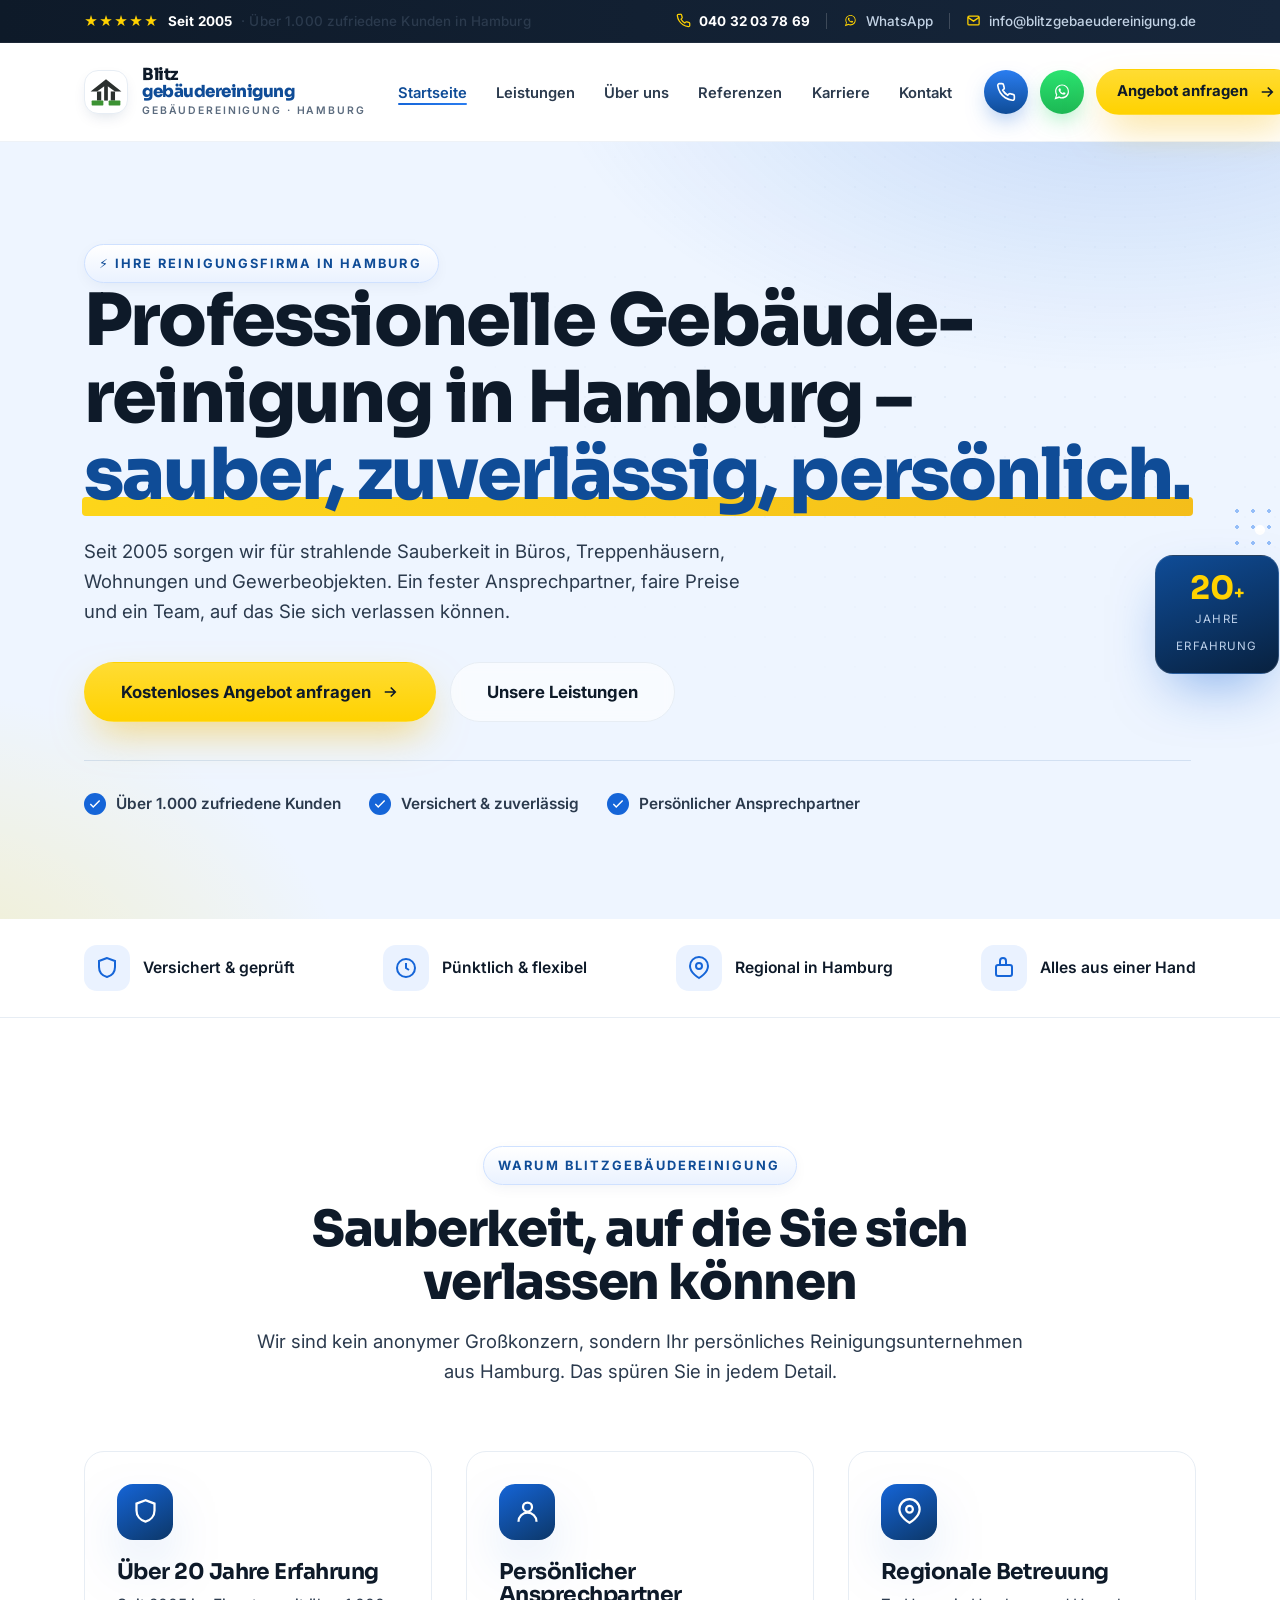
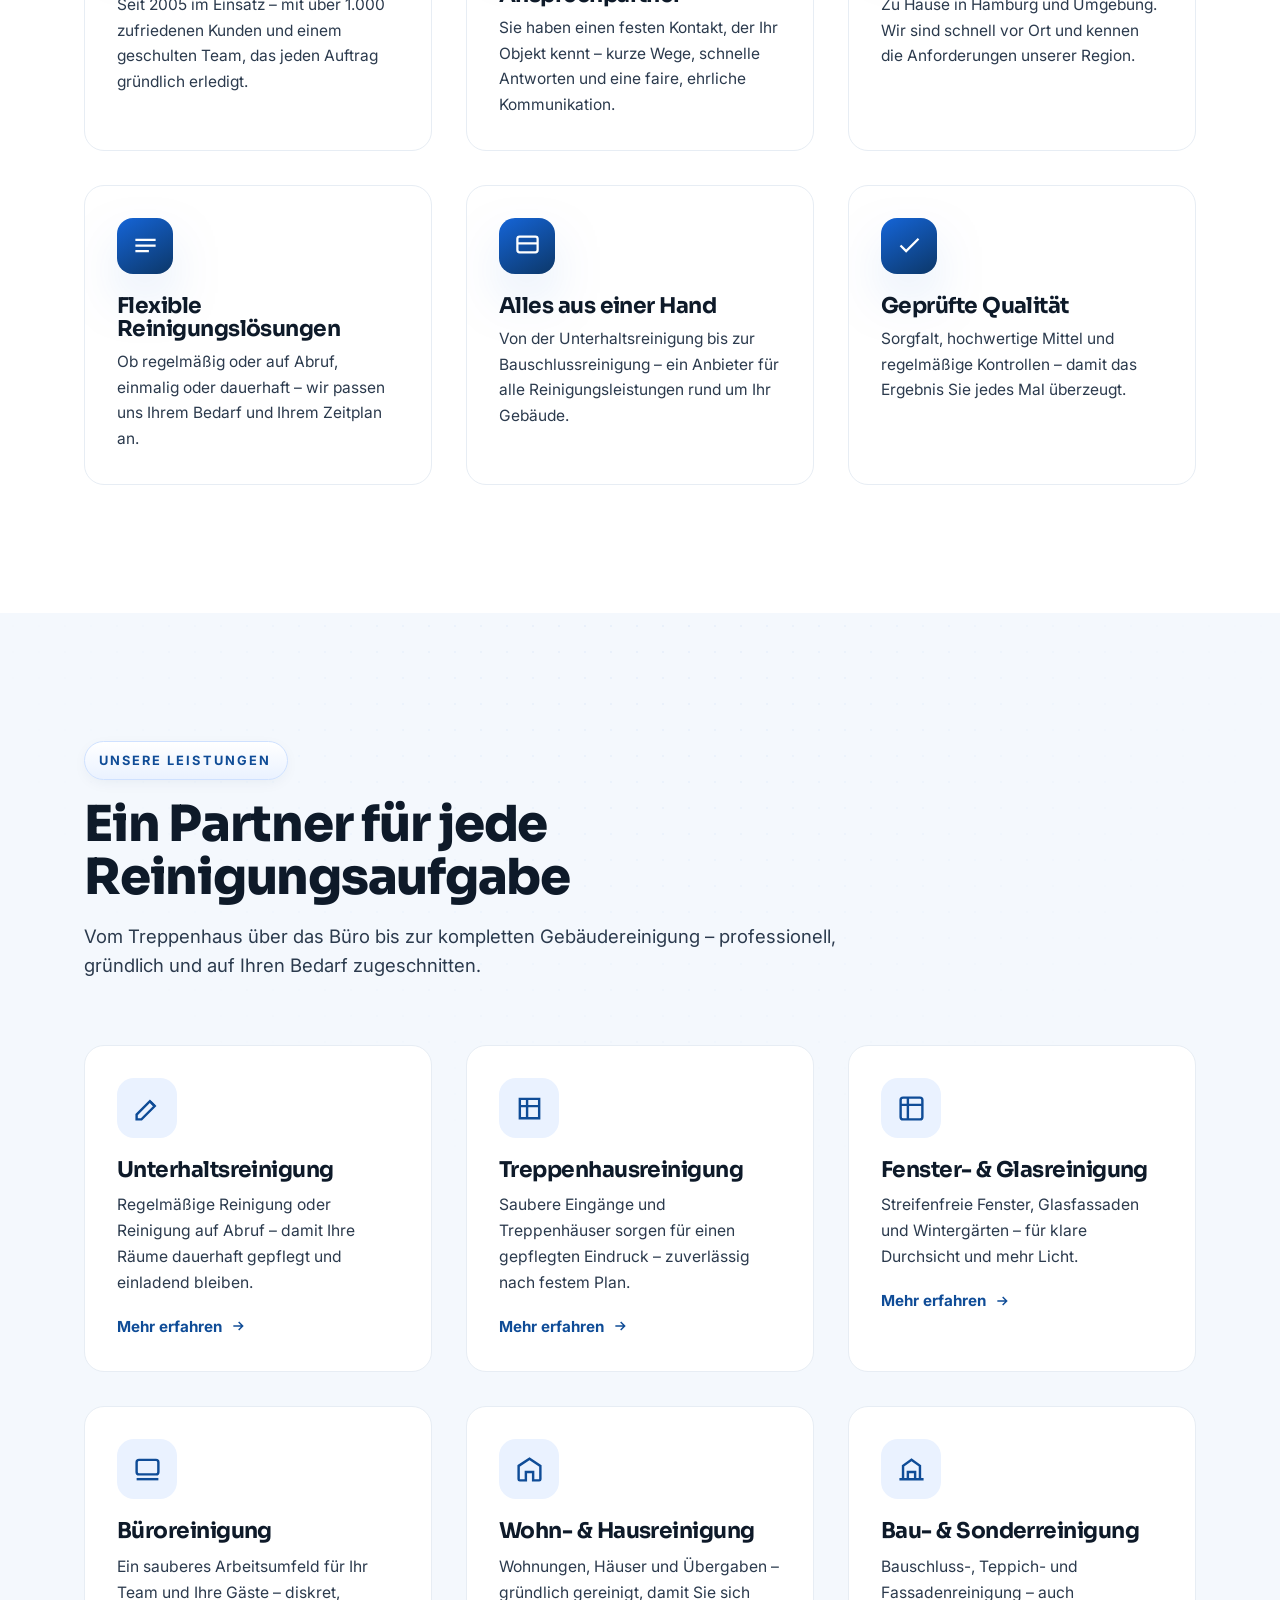
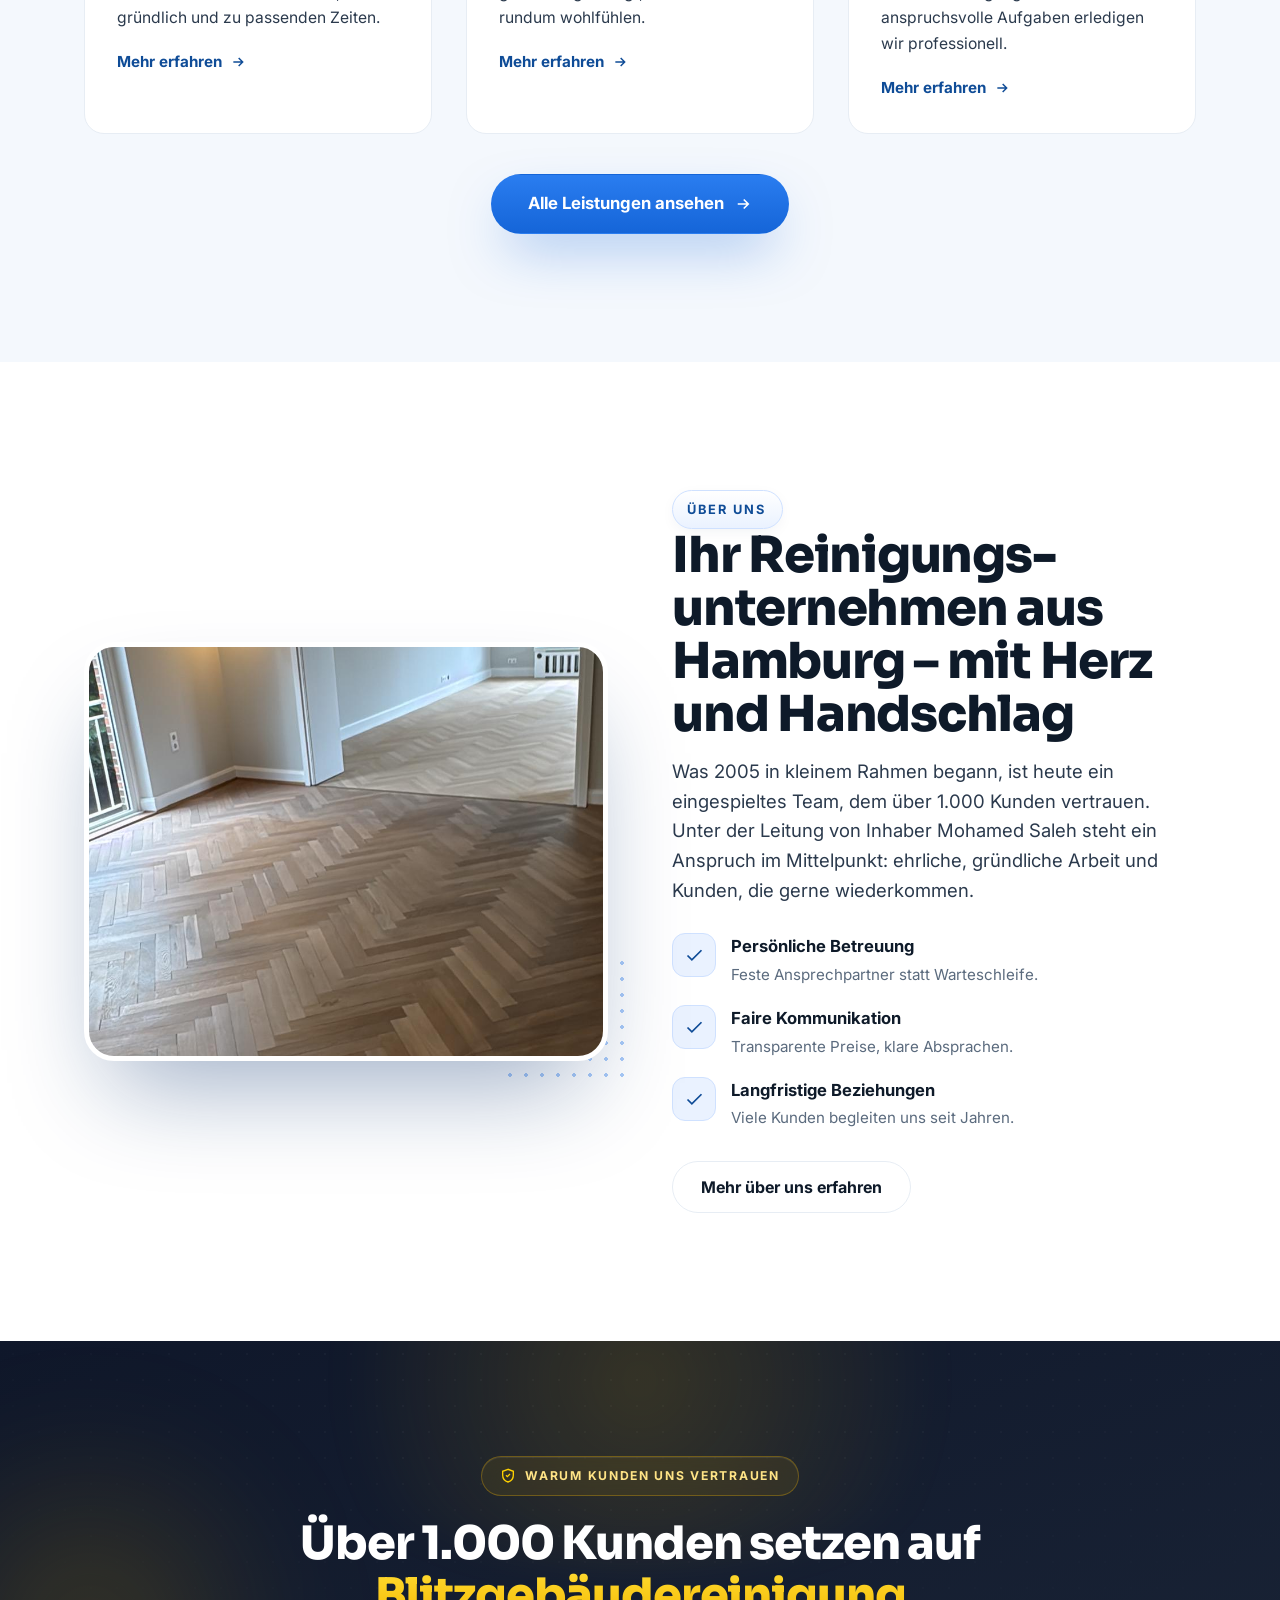
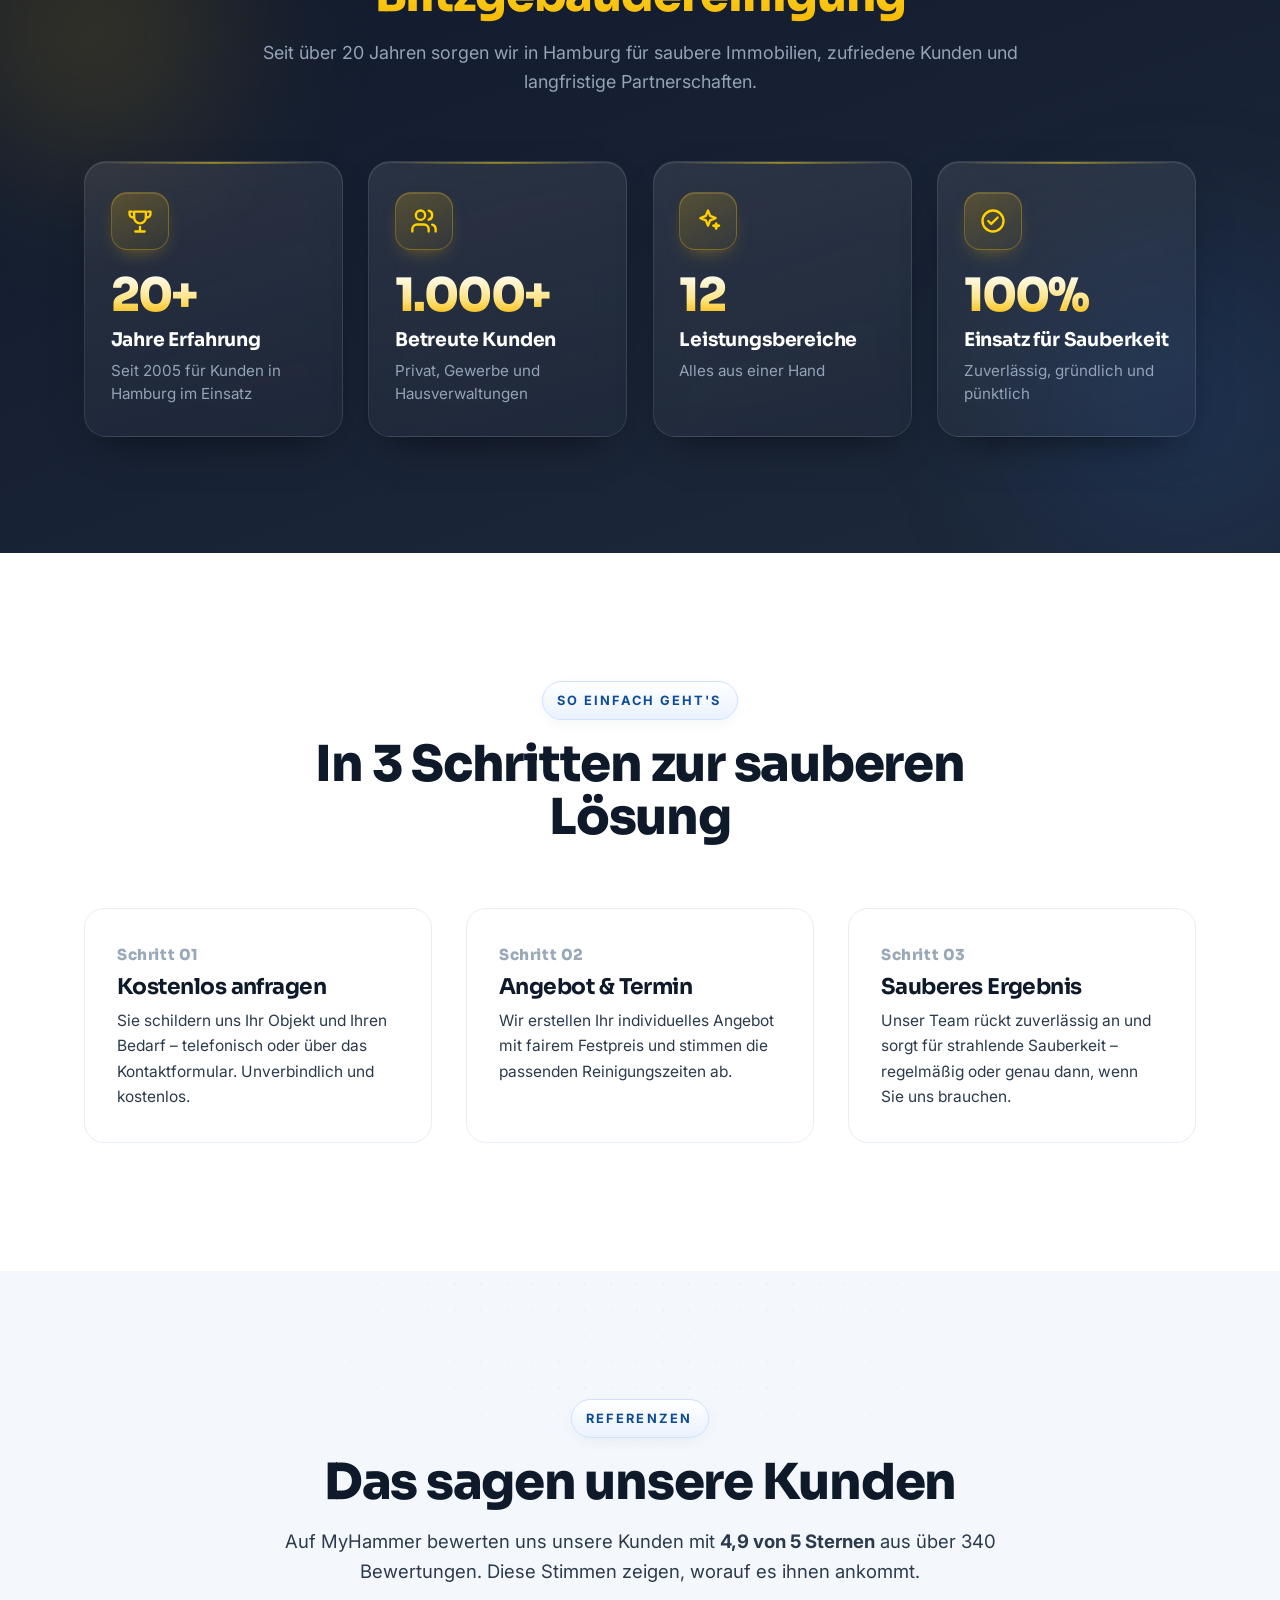
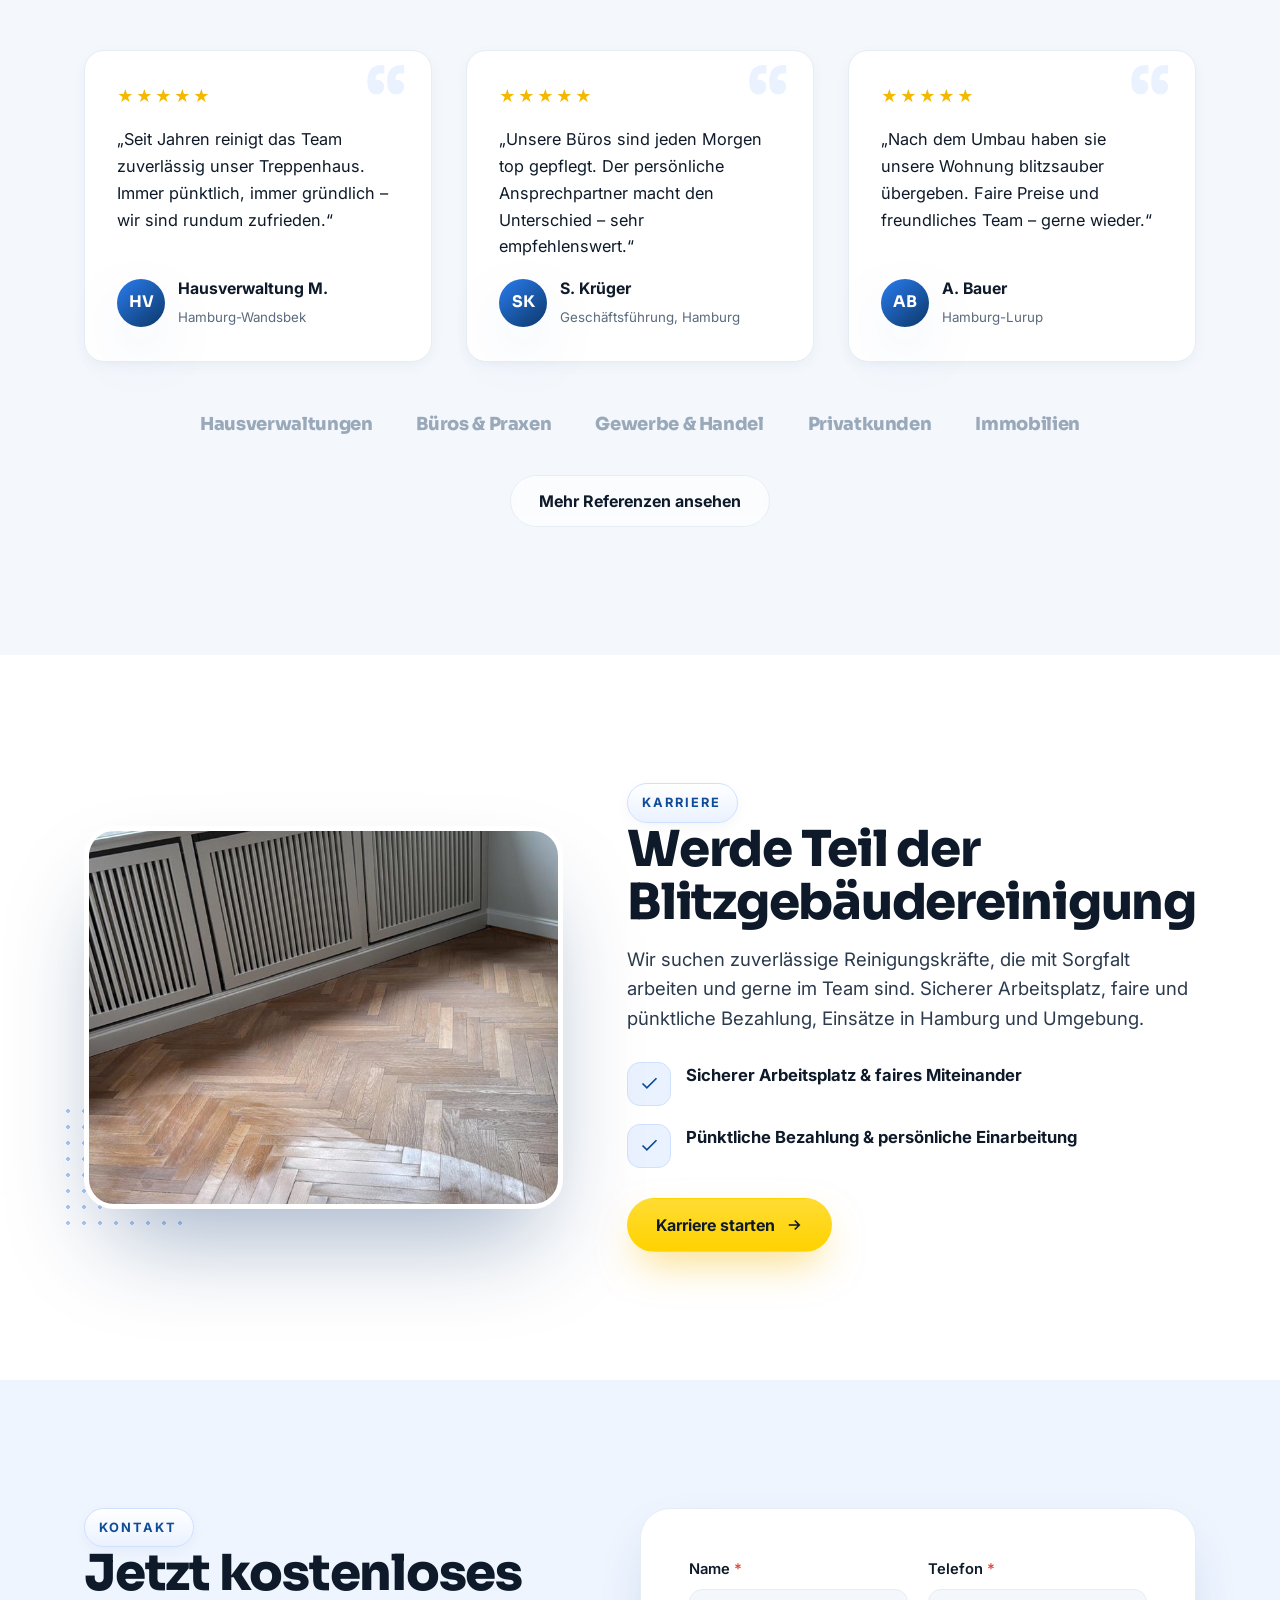
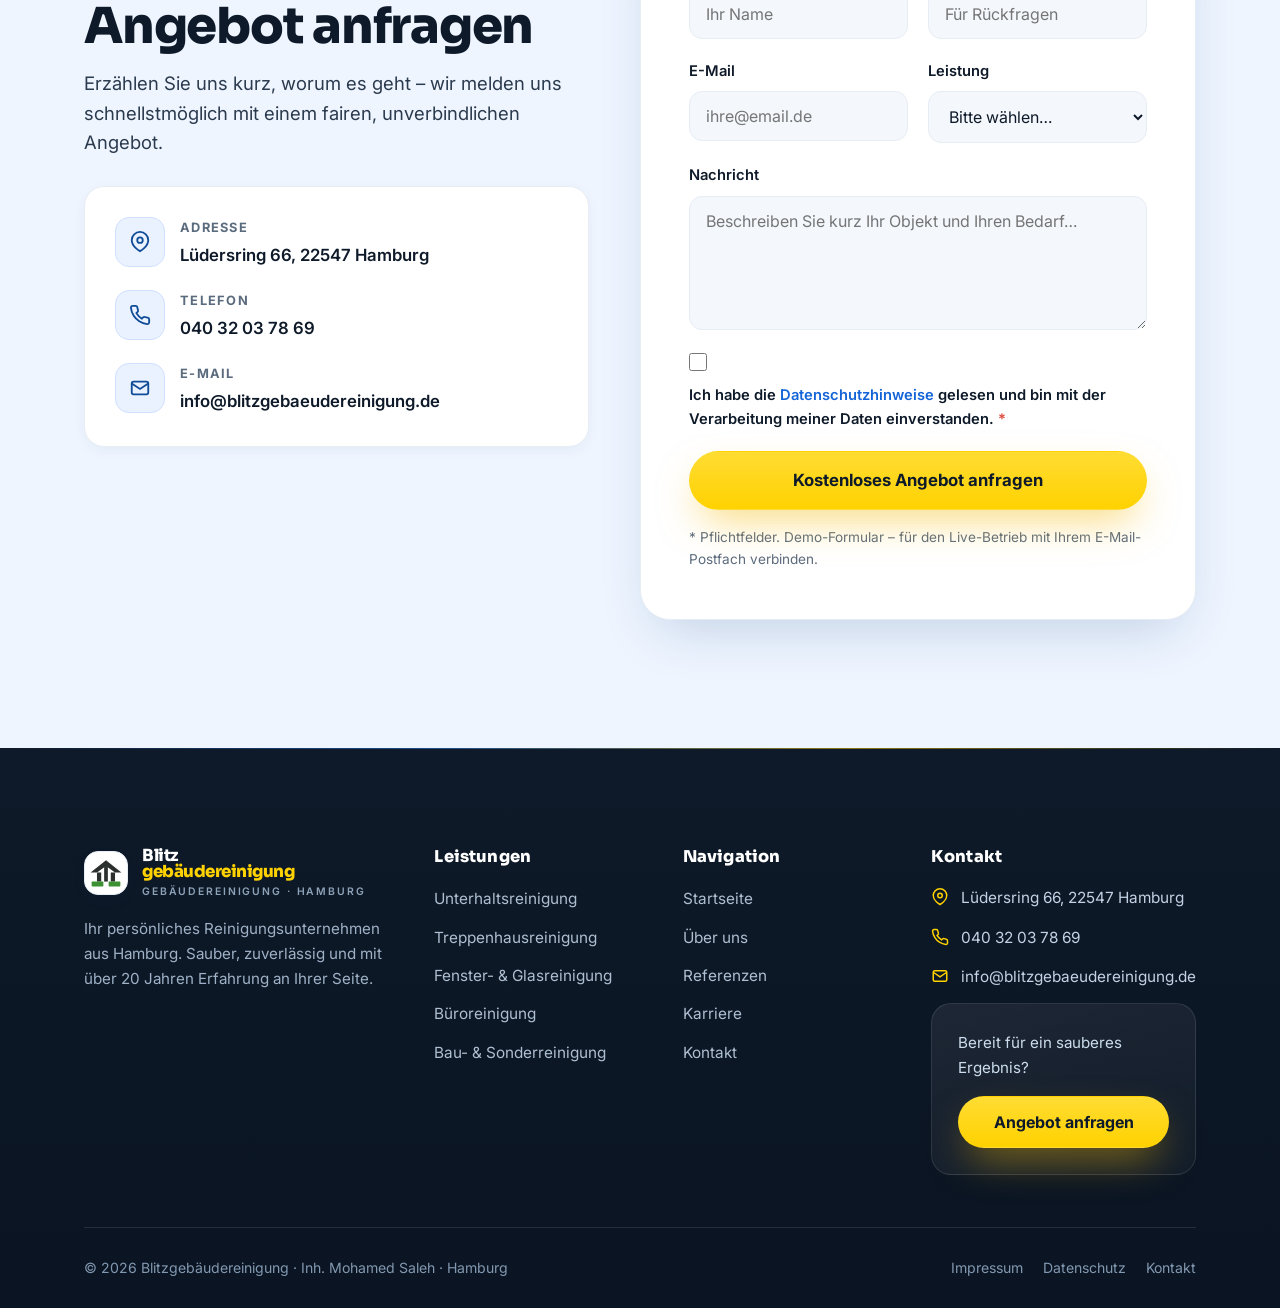
<file: index.html>
<!DOCTYPE html>
<html lang="de">
<head>
  <meta charset="UTF-8" />
  <meta name="viewport" content="width=device-width, initial-scale=1.0" />
  <title>Blitzgebäudereinigung Hamburg | Professionelle Gebäudereinigung – sauber, zuverlässig, persönlich</title>
  <meta name="description" content="Blitzgebäudereinigung aus Hamburg: professionelle Gebäude-, Büro-, Treppenhaus- und Fensterreinigung. Seit 2005, über 1.000 zufriedene Kunden. Jetzt kostenloses Angebot anfragen." />
  <meta name="theme-color" content="#0f4c97" />
  <link rel="preconnect" href="https://fonts.googleapis.com" />
  <link rel="preconnect" href="https://fonts.gstatic.com" crossorigin />
  <link href="https://fonts.googleapis.com/css2?family=Inter:wght@400;500;600;700;800&family=Sora:wght@600;700;800&display=swap" rel="stylesheet" />
  <link rel="stylesheet" href="assets/css/style.css" />
  <link rel="icon" type="image/svg+xml" href="assets/img/favicon.svg" />
  <link rel="apple-touch-icon" href="assets/img/apple-touch-icon.png" />
</head>
<body>

  <!-- ============ TOP UTILITY BAR ============ -->
  <div class="topbar">
    <div class="container">
      <div class="topbar__inner">
        <p class="topbar__usp"><span class="stars" aria-hidden="true">★★★★★</span> <b>Seit 2005</b> · Über 1.000 zufriedene Kunden in Hamburg</p>
        <div class="topbar__links">
          <a class="topbar__phone" href="tel:+494032037869"><svg viewBox="0 0 24 24" fill="none" stroke="currentColor" stroke-width="2"><path d="M22 16.92v3a2 2 0 0 1-2.18 2 19.79 19.79 0 0 1-8.63-3.07 19.5 19.5 0 0 1-6-6 19.79 19.79 0 0 1-3.07-8.67A2 2 0 0 1 4.11 2h3a2 2 0 0 1 2 1.72c.13.96.36 1.9.7 2.81a2 2 0 0 1-.45 2.11L8.09 9.91a16 16 0 0 0 6 6l1.27-1.27a2 2 0 0 1 2.11-.45c.91.34 1.85.57 2.81.7A2 2 0 0 1 22 16.92z"/></svg> <b>040 32 03 78 69</b></a>
          <span class="topbar__sep" aria-hidden="true"></span>
          <a class="topbar__wa" href="https://wa.me/494032037869?text=Hallo%20Blitzgeb%C3%A4udereinigung%2C%20ich%20interessiere%20mich%20f%C3%BCr%20ein%20kostenloses%20Angebot." target="_blank" rel="noopener"><svg viewBox="0 0 32 32" fill="currentColor" aria-hidden="true"><path d="M16.04 4C9.93 4 4.98 8.95 4.98 15.06c0 1.95.51 3.86 1.48 5.54L4 28l7.6-2.4a11.04 11.04 0 0 0 4.44.93h.01c6.11 0 11.06-4.95 11.06-11.06C27.1 8.95 22.15 4 16.04 4zm0 20.2c-1.46 0-2.9-.39-4.15-1.13l-.3-.18-4.51 1.42 1.44-4.39-.2-.32a9.13 9.13 0 0 1-1.4-4.84c0-5.05 4.11-9.16 9.17-9.16 2.45 0 4.75.96 6.48 2.69a9.1 9.1 0 0 1 2.68 6.48c0 5.06-4.11 9.16-9.16 9.16zm5.03-6.86c-.28-.14-1.63-.8-1.88-.9-.25-.09-.43-.14-.62.14-.18.27-.71.89-.87 1.07-.16.18-.32.2-.6.07-.28-.14-1.16-.43-2.21-1.36-.82-.73-1.37-1.62-1.53-1.9-.16-.27-.02-.42.12-.56.13-.13.28-.32.41-.48.14-.16.18-.27.28-.46.09-.18.05-.34-.02-.48-.07-.14-.62-1.5-.85-2.05-.22-.53-.45-.46-.62-.47l-.53-.01c-.18 0-.48.07-.73.34-.25.27-.96.94-.96 2.3 0 1.36.98 2.66 1.12 2.85.14.18 1.93 2.95 4.68 4.13.65.28 1.16.45 1.56.58.66.21 1.25.18 1.72.11.52-.08 1.63-.67 1.86-1.31.23-.64.23-1.19.16-1.31-.07-.12-.25-.18-.53-.32z"/></svg> WhatsApp</a>
          <span class="topbar__sep" aria-hidden="true"></span>
          <a href="mailto:info@blitzgebaeudereinigung.de"><svg viewBox="0 0 24 24" fill="none" stroke="currentColor" stroke-width="2"><rect x="3" y="5" width="18" height="14" rx="2"/><path d="m3 7 9 6 9-6"/></svg> info@blitzgebaeudereinigung.de</a>
        </div>
      </div>
    </div>
  </div>

  <!-- ============ HEADER ============ -->
  <header class="site-header" id="siteHeader">
    <div class="container">
      <nav class="nav" aria-label="Hauptnavigation">
        <a href="index.html" class="brand" aria-label="Blitzgebäudereinigung – Startseite">
          <span class="brand__mark" aria-hidden="true"><img class="brand__logo" src="assets/img/logo.svg" alt="" width="34" height="30" /></span>
          <span class="brand__text">Blitz<b>gebäudereinigung</b><small>Gebäudereinigung · Hamburg</small></span>
        </a>
        <ul class="nav__links">
            <li><a href="index.html" aria-current="page">Startseite</a></li>
            <li><a href="leistungen.html">Leistungen</a></li>
            <li><a href="ueber-uns.html">Über uns</a></li>
            <li><a href="referenzen.html">Referenzen</a></li>
            <li><a href="karriere.html">Karriere</a></li>
            <li><a href="kontakt.html">Kontakt</a></li>
                    <li class="nav__contact-item"><a href="tel:+494032037869"><svg viewBox="0 0 24 24" fill="none" stroke="currentColor" stroke-width="2"><path d="M22 16.92v3a2 2 0 0 1-2.18 2 19.79 19.79 0 0 1-8.63-3.07 19.5 19.5 0 0 1-6-6 19.79 19.79 0 0 1-3.07-8.67A2 2 0 0 1 4.11 2h3a2 2 0 0 1 2 1.72c.13.96.36 1.9.7 2.81a2 2 0 0 1-.45 2.11L8.09 9.91a16 16 0 0 0 6 6l1.27-1.27a2 2 0 0 1 2.11-.45c.91.34 1.85.57 2.81.7A2 2 0 0 1 22 16.92z"/></svg> 040 32 03 78 69</a></li>
        </ul>
        <div class="nav__cta">
          <a href="tel:+494032037869" class="iconbtn iconbtn--phone" data-tip="040 32 03 78 69" aria-label="Anrufen: 040 32 03 78 69"><svg viewBox="0 0 24 24" fill="none" stroke="currentColor" stroke-width="2"><path d="M22 16.92v3a2 2 0 0 1-2.18 2 19.79 19.79 0 0 1-8.63-3.07 19.5 19.5 0 0 1-6-6 19.79 19.79 0 0 1-3.07-8.67A2 2 0 0 1 4.11 2h3a2 2 0 0 1 2 1.72c.13.96.36 1.9.7 2.81a2 2 0 0 1-.45 2.11L8.09 9.91a16 16 0 0 0 6 6l1.27-1.27a2 2 0 0 1 2.11-.45c.91.34 1.85.57 2.81.7A2 2 0 0 1 22 16.92z"/></svg></a>
          <a href="https://wa.me/494032037869?text=Hallo%20Blitzgeb%C3%A4udereinigung%2C%20ich%20interessiere%20mich%20f%C3%BCr%20ein%20kostenloses%20Angebot." target="_blank" rel="noopener" class="iconbtn iconbtn--wa" data-tip="Per WhatsApp" aria-label="Per WhatsApp anfragen"><svg viewBox="0 0 32 32" fill="currentColor" aria-hidden="true"><path d="M16.04 4C9.93 4 4.98 8.95 4.98 15.06c0 1.95.51 3.86 1.48 5.54L4 28l7.6-2.4a11.04 11.04 0 0 0 4.44.93h.01c6.11 0 11.06-4.95 11.06-11.06C27.1 8.95 22.15 4 16.04 4zm0 20.2c-1.46 0-2.9-.39-4.15-1.13l-.3-.18-4.51 1.42 1.44-4.39-.2-.32a9.13 9.13 0 0 1-1.4-4.84c0-5.05 4.11-9.16 9.17-9.16 2.45 0 4.75.96 6.48 2.69a9.1 9.1 0 0 1 2.68 6.48c0 5.06-4.11 9.16-9.16 9.16zm5.03-6.86c-.28-.14-1.63-.8-1.88-.9-.25-.09-.43-.14-.62.14-.18.27-.71.89-.87 1.07-.16.18-.32.2-.6.07-.28-.14-1.16-.43-2.21-1.36-.82-.73-1.37-1.62-1.53-1.9-.16-.27-.02-.42.12-.56.13-.13.28-.32.41-.48.14-.16.18-.27.28-.46.09-.18.05-.34-.02-.48-.07-.14-.62-1.5-.85-2.05-.22-.53-.45-.46-.62-.47l-.53-.01c-.18 0-.48.07-.73.34-.25.27-.96.94-.96 2.3 0 1.36.98 2.66 1.12 2.85.14.18 1.93 2.95 4.68 4.13.65.28 1.16.45 1.56.58.66.21 1.25.18 1.72.11.52-.08 1.63-.67 1.86-1.31.23-.64.23-1.19.16-1.31-.07-.12-.25-.18-.53-.32z"/></svg></a>
          <a href="kontakt.html" class="btn btn--primary">Angebot anfragen <svg viewBox="0 0 24 24" fill="none" stroke="currentColor" stroke-width="2.2"><path d="M5 12h14M13 6l6 6-6 6"/></svg></a>
          <button class="nav__toggle" aria-label="Menü öffnen" aria-expanded="false"><span></span></button>
        </div>
      </nav>
    </div>
  </header>

  <main>
    <!-- ============ HERO ============ -->
    <section class="hero">
      <div class="container">
        <div class="hero__grid">
          <div class="hero__copy">
            <span class="eyebrow reveal">⚡ Ihre Reinigungsfirma in Hamburg</span>
            <h1 class="reveal d1">Professionelle Gebäude­reinigung in Hamburg – <span class="hl">sauber, zuverlässig, persönlich.</span></h1>
            <p class="lead reveal d2">Seit 2005 sorgen wir für strahlende Sauberkeit in Büros, Treppenhäusern, Wohnungen und Gewerbeobjekten. Ein fester Ansprechpartner, faire Preise und ein Team, auf das Sie sich verlassen können.</p>
            <div class="hero__actions reveal d3">
              <a href="kontakt.html" class="btn btn--primary btn--lg">Kostenloses Angebot anfragen
                <svg viewBox="0 0 24 24" fill="none" stroke="currentColor" stroke-width="2.2"><path d="M5 12h14M13 6l6 6-6 6"/></svg></a>
              <a href="leistungen.html" class="btn btn--ghost btn--lg">Unsere Leistungen</a>
            </div>
            <div class="hero__trust reveal d4">
              <span class="tcheck"><svg viewBox="0 0 24 24" fill="none" stroke="currentColor" stroke-width="2.4"><path d="M20 6 9 17l-5-5"/></svg> Über 1.000 zufriedene Kunden</span>
              <span class="tcheck"><svg viewBox="0 0 24 24" fill="none" stroke="currentColor" stroke-width="2.4"><path d="M20 6 9 17l-5-5"/></svg> Versichert &amp; zuverlässig</span>
              <span class="tcheck"><svg viewBox="0 0 24 24" fill="none" stroke="currentColor" stroke-width="2.4"><path d="M20 6 9 17l-5-5"/></svg> Persönlicher Ansprechpartner</span>
            </div>
          </div>
          <div class="hero__media reveal d2">
            <div class="hero__frame">
              <div class="ph" data-label="Pflasterreinigung in Hamburg – im Einsatz" data-src="assets/img/pflasterreinigung-einfahrt.jpeg"></div>
            </div>
            <div class="hero__badge"><b>20<span style="font-size:1.1rem">+</span></b><small>Jahre Erfahrung</small></div>
          </div>
        </div>
      </div>
    </section>

    <!-- ============ TRUST BAR ============ -->
    <div class="trustbar">
      <div class="container">
        <div class="ti reveal"><span><svg viewBox="0 0 24 24" fill="none" stroke="currentColor" stroke-width="2"><path d="M12 2 4 5v6c0 5 3.4 8.7 8 10 4.6-1.3 8-5 8-10V5z"/></svg></span> Versichert &amp; geprüft</div>
        <div class="ti reveal d1"><span><svg viewBox="0 0 24 24" fill="none" stroke="currentColor" stroke-width="2"><circle cx="12" cy="12" r="9"/><path d="M12 7v5l3 2"/></svg></span> Pünktlich &amp; flexibel</div>
        <div class="ti reveal d2"><span><svg viewBox="0 0 24 24" fill="none" stroke="currentColor" stroke-width="2"><path d="M21 10c0 7-9 12-9 12S3 17 3 10a9 9 0 0 1 18 0z"/><circle cx="12" cy="10" r="3"/></svg></span> Regional in Hamburg</div>
        <div class="ti reveal d3"><span><svg viewBox="0 0 24 24" fill="none" stroke="currentColor" stroke-width="2"><path d="M14 9V5a3 3 0 0 0-6 0v4"/><rect x="4" y="9" width="16" height="11" rx="2"/></svg></span> Alles aus einer Hand</div>
      </div>
    </div>

    <!-- ============ WARUM WIR (Vertrauen) ============ -->
    <section class="section">
      <div class="container">
        <div class="section-head center reveal">
          <span class="eyebrow">Warum Blitzgebäudereinigung</span>
          <h2>Sauberkeit, auf die Sie sich verlassen können</h2>
          <p class="lead">Wir sind kein anonymer Großkonzern, sondern Ihr persönliches Reinigungsunternehmen aus Hamburg. Das spüren Sie in jedem Detail.</p>
        </div>
        <div class="grid why">
          <article class="why__item reveal">
            <div class="ic"><svg viewBox="0 0 24 24" fill="none" stroke="currentColor" stroke-width="2"><path d="M12 2 4 5v6c0 5 3.4 8.7 8 10 4.6-1.3 8-5 8-10V5z"/></svg></div>
            <h3>Über 20 Jahre Erfahrung</h3>
            <p>Seit 2005 im Einsatz – mit über 1.000 zufriedenen Kunden und einem geschulten Team, das jeden Auftrag gründlich erledigt.</p>
          </article>
          <article class="why__item reveal d1">
            <div class="ic"><svg viewBox="0 0 24 24" fill="none" stroke="currentColor" stroke-width="2"><circle cx="12" cy="8" r="4"/><path d="M4 21a8 8 0 0 1 16 0"/></svg></div>
            <h3>Persönlicher Ansprechpartner</h3>
            <p>Sie haben einen festen Kontakt, der Ihr Objekt kennt – kurze Wege, schnelle Antworten und eine faire, ehrliche Kommunikation.</p>
          </article>
          <article class="why__item reveal d2">
            <div class="ic"><svg viewBox="0 0 24 24" fill="none" stroke="currentColor" stroke-width="2"><path d="M21 10c0 7-9 12-9 12S3 17 3 10a9 9 0 0 1 18 0z"/><circle cx="12" cy="10" r="3"/></svg></div>
            <h3>Regionale Betreuung</h3>
            <p>Zu Hause in Hamburg und Umgebung. Wir sind schnell vor Ort und kennen die Anforderungen unserer Region.</p>
          </article>
          <article class="why__item reveal">
            <div class="ic"><svg viewBox="0 0 24 24" fill="none" stroke="currentColor" stroke-width="2"><path d="M3 7h18M3 12h18M3 17h12"/></svg></div>
            <h3>Flexible Reinigungslösungen</h3>
            <p>Ob regelmäßig oder auf Abruf, einmalig oder dauerhaft – wir passen uns Ihrem Bedarf und Ihrem Zeitplan an.</p>
          </article>
          <article class="why__item reveal d1">
            <div class="ic"><svg viewBox="0 0 24 24" fill="none" stroke="currentColor" stroke-width="2"><rect x="3" y="4" width="18" height="14" rx="2"/><path d="M3 10h18"/></svg></div>
            <h3>Alles aus einer Hand</h3>
            <p>Von der Unterhaltsreinigung bis zur Bauschlussreinigung – ein Anbieter für alle Reinigungsleistungen rund um Ihr Gebäude.</p>
          </article>
          <article class="why__item reveal d2">
            <div class="ic"><svg viewBox="0 0 24 24" fill="none" stroke="currentColor" stroke-width="2"><path d="M20 6 9 17l-5-5"/></svg></div>
            <h3>Geprüfte Qualität</h3>
            <p>Sorgfalt, hochwertige Mittel und regelmäßige Kontrollen – damit das Ergebnis Sie jedes Mal überzeugt.</p>
          </article>
        </div>
      </div>
    </section>

    <!-- ============ LEISTUNGSÜBERSICHT ============ -->
    <section class="section section--soft">
      <div class="container">
        <div class="section-head reveal">
          <span class="eyebrow">Unsere Leistungen</span>
          <h2>Ein Partner für jede Reinigungsaufgabe</h2>
          <p class="lead">Vom Treppenhaus über das Büro bis zur kompletten Gebäudereinigung – professionell, gründlich und auf Ihren Bedarf zugeschnitten.</p>
        </div>
        <div class="grid cards">
          <article class="card reveal">
            <div class="card__icon"><svg viewBox="0 0 24 24" fill="none" stroke="currentColor" stroke-width="2"><path d="M3 21v-4l11-11 4 4L7 21z"/><path d="M14 6l4 4"/></svg></div>
            <h3>Unterhalts­reinigung</h3>
            <p>Regelmäßige Reinigung oder Reinigung auf Abruf – damit Ihre Räume dauerhaft gepflegt und einladend bleiben.</p>
            <a href="leistungen.html" class="card__link">Mehr erfahren <svg viewBox="0 0 24 24" fill="none" stroke="currentColor" stroke-width="2.2"><path d="M5 12h14M13 6l6 6-6 6"/></svg></a>
          </article>
          <article class="card reveal d1">
            <div class="card__icon"><svg viewBox="0 0 24 24" fill="none" stroke="currentColor" stroke-width="2"><path d="M4 4h16v16H4z"/><path d="M4 10h16M10 4v16"/></svg></div>
            <h3>Treppenhaus­reinigung</h3>
            <p>Saubere Eingänge und Treppenhäuser sorgen für einen gepflegten Eindruck – zuverlässig nach festem Plan.</p>
            <a href="leistungen.html" class="card__link">Mehr erfahren <svg viewBox="0 0 24 24" fill="none" stroke="currentColor" stroke-width="2.2"><path d="M5 12h14M13 6l6 6-6 6"/></svg></a>
          </article>
          <article class="card reveal d2">
            <div class="card__icon"><svg viewBox="0 0 24 24" fill="none" stroke="currentColor" stroke-width="2"><rect x="3" y="3" width="18" height="18" rx="2"/><path d="M3 9h18M9 3v18"/></svg></div>
            <h3>Fenster- &amp; Glas­reinigung</h3>
            <p>Streifenfreie Fenster, Glasfassaden und Wintergärten – für klare Durchsicht und mehr Licht.</p>
            <a href="leistungen.html" class="card__link">Mehr erfahren <svg viewBox="0 0 24 24" fill="none" stroke="currentColor" stroke-width="2.2"><path d="M5 12h14M13 6l6 6-6 6"/></svg></a>
          </article>
          <article class="card reveal">
            <div class="card__icon"><svg viewBox="0 0 24 24" fill="none" stroke="currentColor" stroke-width="2"><rect x="3" y="4" width="18" height="12" rx="2"/><path d="M3 20h18"/></svg></div>
            <h3>Büro­reinigung</h3>
            <p>Ein sauberes Arbeitsumfeld für Ihr Team und Ihre Gäste – diskret, gründlich und zu passenden Zeiten.</p>
            <a href="leistungen.html" class="card__link">Mehr erfahren <svg viewBox="0 0 24 24" fill="none" stroke="currentColor" stroke-width="2.2"><path d="M5 12h14M13 6l6 6-6 6"/></svg></a>
          </article>
          <article class="card reveal d1">
            <div class="card__icon"><svg viewBox="0 0 24 24" fill="none" stroke="currentColor" stroke-width="2"><path d="M3 9l9-6 9 6v11a1 1 0 0 1-1 1h-5v-7H9v7H4a1 1 0 0 1-1-1z"/></svg></div>
            <h3>Wohn- &amp; Haus­reinigung</h3>
            <p>Wohnungen, Häuser und Übergaben – gründlich gereinigt, damit Sie sich rundum wohlfühlen.</p>
            <a href="leistungen.html" class="card__link">Mehr erfahren <svg viewBox="0 0 24 24" fill="none" stroke="currentColor" stroke-width="2.2"><path d="M5 12h14M13 6l6 6-6 6"/></svg></a>
          </article>
          <article class="card reveal d2">
            <div class="card__icon"><svg viewBox="0 0 24 24" fill="none" stroke="currentColor" stroke-width="2"><path d="M2 20h20M5 20V9l7-5 7 5v11"/><path d="M9 20v-6h6v6"/></svg></div>
            <h3>Bau- &amp; Sonder­reinigung</h3>
            <p>Bauschluss-, Teppich- und Fassadenreinigung – auch anspruchsvolle Aufgaben erledigen wir professionell.</p>
            <a href="leistungen.html" class="card__link">Mehr erfahren <svg viewBox="0 0 24 24" fill="none" stroke="currentColor" stroke-width="2.2"><path d="M5 12h14M13 6l6 6-6 6"/></svg></a>
          </article>
        </div>
        <div style="text-align:center; margin-top:40px" class="reveal">
          <a href="leistungen.html" class="btn btn--blue btn--lg">Alle Leistungen ansehen
            <svg viewBox="0 0 24 24" fill="none" stroke="currentColor" stroke-width="2.2"><path d="M5 12h14M13 6l6 6-6 6"/></svg></a>
        </div>
      </div>
    </section>

    <!-- ============ ÜBER UNS (Kurz) ============ -->
    <section class="section">
      <div class="container">
        <div class="split">
          <div class="split__media reveal">
            <div class="ph" data-label="Frisch gereinigtes Parkett – unser Ergebnis" data-src="assets/img/bodenreinigung-parkett.jpeg" style="aspect-ratio:5/4"></div>
          </div>
          <div class="reveal d1">
            <span class="eyebrow">Über uns</span>
            <h2>Ihr Reinigungs­unternehmen aus Hamburg – mit Herz und Handschlag</h2>
            <p class="lead" style="margin-top:16px">Was 2005 in kleinem Rahmen begann, ist heute ein eingespieltes Team, dem über 1.000 Kunden vertrauen. Unter der Leitung von Inhaber Mohamed Saleh steht ein Anspruch im Mittelpunkt: ehrliche, gründliche Arbeit und Kunden, die gerne wiederkommen.</p>
            <ul class="featurelist">
              <li><span class="ic"><svg viewBox="0 0 24 24" fill="none" stroke="currentColor" stroke-width="2"><path d="M20 6 9 17l-5-5"/></svg></span><div><b>Persönliche Betreuung</b><span>Feste Ansprechpartner statt Warteschleife.</span></div></li>
              <li><span class="ic"><svg viewBox="0 0 24 24" fill="none" stroke="currentColor" stroke-width="2"><path d="M20 6 9 17l-5-5"/></svg></span><div><b>Faire Kommunikation</b><span>Transparente Preise, klare Absprachen.</span></div></li>
              <li><span class="ic"><svg viewBox="0 0 24 24" fill="none" stroke="currentColor" stroke-width="2"><path d="M20 6 9 17l-5-5"/></svg></span><div><b>Langfristige Beziehungen</b><span>Viele Kunden begleiten uns seit Jahren.</span></div></li>
            </ul>
            <div style="margin-top:30px"><a href="ueber-uns.html" class="btn btn--ghost">Mehr über uns erfahren</a></div>
          </div>
        </div>
      </div>
    </section>

    <!-- ============ PREMIUM TRUST-SEKTION ============ -->
    <section class="tp" aria-labelledby="tp-title">
      <span class="tp__orb tp__orb--a" aria-hidden="true"></span>
      <span class="tp__orb tp__orb--b" aria-hidden="true"></span>
      <div class="container">
        <div class="tp__head">
          <span class="tp__badge reveal">
            <svg viewBox="0 0 24 24" fill="none" stroke="currentColor" stroke-width="2"><path d="M12 2 4 5v6c0 5 3.4 8.7 8 10 4.6-1.3 8-5 8-10V5z"/><path d="m9 11 2 2 4-4"/></svg>
            Warum Kunden uns vertrauen
          </span>
          <h2 id="tp-title" class="reveal d1">Über 1.000 Kunden setzen auf<br><span class="tp__hl">Blitzgebäudereinigung</span></h2>
          <p class="tp__sub reveal d2">Seit über 20 Jahren sorgen wir in Hamburg für saubere Immobilien, zufriedene Kunden und langfristige Partnerschaften.</p>
        </div>

        <div class="tp__grid">
          <article class="tp__card reveal">
            <span class="tp__glow" aria-hidden="true"></span>
            <span class="tp__icon"><svg viewBox="0 0 24 24" fill="none" stroke="currentColor" stroke-width="2" stroke-linecap="round" stroke-linejoin="round"><path d="M8 21h8M12 17v4M7 4h10v5a5 5 0 0 1-10 0z"/><path d="M5 4H3v2a3 3 0 0 0 3 3M19 4h2v2a3 3 0 0 1-3 3"/></svg></span>
            <div class="tp__num"><span data-count="20" data-suffix="+">0</span></div>
            <h3 class="tp__title">Jahre Erfahrung</h3>
            <p class="tp__text">Seit 2005 für Kunden in Hamburg im Einsatz</p>
          </article>

          <article class="tp__card reveal d1">
            <span class="tp__glow" aria-hidden="true"></span>
            <span class="tp__icon"><svg viewBox="0 0 24 24" fill="none" stroke="currentColor" stroke-width="2" stroke-linecap="round" stroke-linejoin="round"><path d="M16 21v-2a4 4 0 0 0-4-4H6a4 4 0 0 0-4 4v2"/><circle cx="9" cy="7" r="4"/><path d="M22 21v-2a4 4 0 0 0-3-3.87M16 3.13a4 4 0 0 1 0 7.75"/></svg></span>
            <div class="tp__num"><span data-count="1000" data-suffix="+">0</span></div>
            <h3 class="tp__title">Betreute Kunden</h3>
            <p class="tp__text">Privat, Gewerbe und Hausverwaltungen</p>
          </article>

          <article class="tp__card reveal d2">
            <span class="tp__glow" aria-hidden="true"></span>
            <span class="tp__icon"><svg viewBox="0 0 24 24" fill="none" stroke="currentColor" stroke-width="2" stroke-linecap="round" stroke-linejoin="round"><path d="M12 3l1.9 4.6L18.5 9.5l-4.6 1.9L12 16l-1.9-4.6L5.5 9.5l4.6-1.9z"/><path d="M19 14l.6 1.6L21.5 16l-1.9.6L19 18.5l-.6-1.9L16.5 16l1.9-.4z"/></svg></span>
            <div class="tp__num"><span data-count="12" data-suffix="">0</span></div>
            <h3 class="tp__title">Leistungsbereiche</h3>
            <p class="tp__text">Alles aus einer Hand</p>
          </article>

          <article class="tp__card reveal d3">
            <span class="tp__glow" aria-hidden="true"></span>
            <span class="tp__icon"><svg viewBox="0 0 24 24" fill="none" stroke="currentColor" stroke-width="2" stroke-linecap="round" stroke-linejoin="round"><circle cx="12" cy="12" r="9"/><path d="m8 12 2.5 2.5L16 9"/></svg></span>
            <div class="tp__num"><span data-count="100" data-suffix="%">0</span></div>
            <h3 class="tp__title">Einsatz für Sauberkeit</h3>
            <p class="tp__text">Zuverlässig, gründlich und pünktlich</p>
          </article>
        </div>
      </div>
    </section>

    <!-- ============ ABLAUF ============ -->
    <section class="section">
      <div class="container">
        <div class="section-head center reveal">
          <span class="eyebrow">So einfach geht's</span>
          <h2>In 3 Schritten zur sauberen Lösung</h2>
        </div>
        <div class="grid why">
          <article class="why__item reveal">
            <span class="n">Schritt 01</span>
            <h3 style="margin-top:8px">Kostenlos anfragen</h3>
            <p>Sie schildern uns Ihr Objekt und Ihren Bedarf – telefonisch oder über das Kontaktformular. Unverbindlich und kostenlos.</p>
          </article>
          <article class="why__item reveal d1">
            <span class="n">Schritt 02</span>
            <h3 style="margin-top:8px">Angebot &amp; Termin</h3>
            <p>Wir erstellen Ihr individuelles Angebot mit fairem Festpreis und stimmen die passenden Reinigungszeiten ab.</p>
          </article>
          <article class="why__item reveal d2">
            <span class="n">Schritt 03</span>
            <h3 style="margin-top:8px">Sauberes Ergebnis</h3>
            <p>Unser Team rückt zuverlässig an und sorgt für strahlende Sauberkeit – regelmäßig oder genau dann, wenn Sie uns brauchen.</p>
          </article>
        </div>
      </div>
    </section>

    <!-- ============ REFERENZEN / KUNDENSTIMMEN ============ -->
    <section class="section section--soft">
      <div class="container">
        <div class="section-head center reveal">
          <span class="eyebrow">Referenzen</span>
          <h2>Das sagen unsere Kunden</h2>
          <p class="lead">Auf MyHammer bewerten uns unsere Kunden mit <b>4,9 von 5 Sternen</b> aus über 340 Bewertungen. Diese Stimmen zeigen, worauf es ihnen ankommt.</p>
        </div>
        <div class="grid testi">
          <article class="testi__card reveal">
            <span class="stars" aria-hidden="true">★★★★★</span>
            <p>„Seit Jahren reinigt das Team zuverlässig unser Treppenhaus. Immer pünktlich, immer gründlich – wir sind rundum zufrieden.“</p>
            <div class="testi__who"><span class="testi__av">HV</span><div><b>Hausverwaltung M.</b><small>Hamburg-Wandsbek</small></div></div>
          </article>
          <article class="testi__card reveal d1">
            <span class="stars" aria-hidden="true">★★★★★</span>
            <p>„Unsere Büros sind jeden Morgen top gepflegt. Der persönliche Ansprechpartner macht den Unterschied – sehr empfehlenswert.“</p>
            <div class="testi__who"><span class="testi__av">SK</span><div><b>S. Krüger</b><small>Geschäftsführung, Hamburg</small></div></div>
          </article>
          <article class="testi__card reveal d2">
            <span class="stars" aria-hidden="true">★★★★★</span>
            <p>„Nach dem Umbau haben sie unsere Wohnung blitzsauber übergeben. Faire Preise und freundliches Team – gerne wieder.“</p>
            <div class="testi__who"><span class="testi__av">AB</span><div><b>A. Bauer</b><small>Hamburg-Lurup</small></div></div>
          </article>
        </div>
        <div class="logos reveal" style="margin-top:48px">
          <span class="logo">Hausverwaltungen</span>
          <span class="logo">Büros &amp; Praxen</span>
          <span class="logo">Gewerbe &amp; Handel</span>
          <span class="logo">Privatkunden</span>
          <span class="logo">Immobilien</span>
        </div>
        <div style="text-align:center; margin-top:36px" class="reveal">
          <a href="referenzen.html" class="btn btn--ghost">Mehr Referenzen ansehen</a>
        </div>
      </div>
    </section>

    <!-- ============ KARRIERE TEASER ============ -->
    <section class="section">
      <div class="container">
        <div class="split split--reverse">
          <div class="split__media reveal">
            <div class="ph" data-label="Sorgfältige Reinigungsarbeit vor Ort" data-src="assets/img/grundreinigung-parkett.jpeg" style="aspect-ratio:5/4"></div>
          </div>
          <div class="reveal d1">
            <span class="eyebrow">Karriere</span>
            <h2>Werde Teil der Blitzgebäudereinigung</h2>
            <p class="lead" style="margin-top:16px">Wir suchen zuverlässige Reinigungskräfte, die mit Sorgfalt arbeiten und gerne im Team sind. Sicherer Arbeitsplatz, faire und pünktliche Bezahlung, Einsätze in Hamburg und Umgebung.</p>
            <ul class="featurelist">
              <li><span class="ic"><svg viewBox="0 0 24 24" fill="none" stroke="currentColor" stroke-width="2"><path d="M20 6 9 17l-5-5"/></svg></span><div><b>Sicherer Arbeitsplatz &amp; faires Miteinander</b></div></li>
              <li><span class="ic"><svg viewBox="0 0 24 24" fill="none" stroke="currentColor" stroke-width="2"><path d="M20 6 9 17l-5-5"/></svg></span><div><b>Pünktliche Bezahlung &amp; persönliche Einarbeitung</b></div></li>
            </ul>
            <div style="margin-top:30px"><a href="karriere.html" class="btn btn--primary">Karriere starten
              <svg viewBox="0 0 24 24" fill="none" stroke="currentColor" stroke-width="2.2"><path d="M5 12h14M13 6l6 6-6 6"/></svg></a></div>
          </div>
        </div>
      </div>
    </section>

    <!-- ============ KONTAKT / CTA ============ -->
    <section class="section section--blue" id="kontakt">
      <div class="container">
        <div class="contact-grid">
          <div class="reveal">
            <span class="eyebrow">Kontakt</span>
            <h2>Jetzt kostenloses Angebot anfragen</h2>
            <p class="lead" style="margin-top:16px">Erzählen Sie uns kurz, worum es geht – wir melden uns schnellstmöglich mit einem fairen, unverbindlichen Angebot.</p>
            <div class="infocard" style="margin-top:28px">
              <div class="infoitem"><span class="ic"><svg viewBox="0 0 24 24" fill="none" stroke="currentColor" stroke-width="2"><path d="M21 10c0 7-9 12-9 12S3 17 3 10a9 9 0 0 1 18 0z"/><circle cx="12" cy="10" r="3"/></svg></span><div><b>Adresse</b><span>Lüdersring 66, 22547 Hamburg</span></div></div>
              <div class="infoitem"><span class="ic"><svg viewBox="0 0 24 24" fill="none" stroke="currentColor" stroke-width="2"><path d="M22 16.92v3a2 2 0 0 1-2.18 2 19.79 19.79 0 0 1-8.63-3.07 19.5 19.5 0 0 1-6-6 19.79 19.79 0 0 1-3.07-8.67A2 2 0 0 1 4.11 2h3a2 2 0 0 1 2 1.72c.13.96.36 1.9.7 2.81a2 2 0 0 1-.45 2.11L8.09 9.91a16 16 0 0 0 6 6l1.27-1.27a2 2 0 0 1 2.11-.45c.91.34 1.85.57 2.81.7A2 2 0 0 1 22 16.92z"/></svg></span><div><b>Telefon</b><a href="tel:+494032037869">040 32 03 78 69</a></div></div>
              <div class="infoitem"><span class="ic"><svg viewBox="0 0 24 24" fill="none" stroke="currentColor" stroke-width="2"><rect x="3" y="5" width="18" height="14" rx="2"/><path d="m3 7 9 6 9-6"/></svg></span><div><b>E-Mail</b><a href="mailto:info@blitzgebaeudereinigung.de">info@blitzgebaeudereinigung.de</a></div></div>
            </div>
          </div>
          <form class="form reveal d1" data-demo>
            <div class="form__success"><svg viewBox="0 0 24 24" fill="none" stroke="currentColor" stroke-width="2.4"><path d="M20 6 9 17l-5-5"/></svg> Vielen Dank! Ihre Anfrage ist eingegangen – wir melden uns in Kürze.</div>
            <div class="form__grid">
              <div class="field"><label for="h-name">Name <span class="req">*</span></label><input id="h-name" name="name" type="text" required placeholder="Ihr Name" /></div>
              <div class="field"><label for="h-phone">Telefon <span class="req">*</span></label><input id="h-phone" name="phone" type="tel" required placeholder="Für Rückfragen" /></div>
              <div class="field"><label for="h-mail">E-Mail</label><input id="h-mail" name="email" type="email" placeholder="ihre@email.de" /></div>
              <div class="field"><label for="h-service">Leistung</label>
                <select id="h-service" name="service">
                  <option value="">Bitte wählen…</option>
                  <option>Unterhalts-/Regelmäßige Reinigung</option>
                  <option>Treppenhausreinigung</option>
                  <option>Fenster- &amp; Glasreinigung</option>
                  <option>Büroreinigung</option>
                  <option>Wohnungs-/Hausreinigung</option>
                  <option>Bau-/Sonderreinigung</option>
                  <option>Sonstiges</option>
                </select>
              </div>
              <div class="field full"><label for="h-msg">Nachricht</label><textarea id="h-msg" name="message" placeholder="Beschreiben Sie kurz Ihr Objekt und Ihren Bedarf…"></textarea></div>
              <div class="field full form__consent"><input id="h-consent" type="checkbox" required /><label for="h-consent">Ich habe die <a href="datenschutz.html" class="text-blue">Datenschutzhinweise</a> gelesen und bin mit der Verarbeitung meiner Daten einverstanden. <span class="req">*</span></label></div>
              <div class="field full"><button type="submit" class="btn btn--primary btn--lg btn--block">Kostenloses Angebot anfragen</button></div>
            </div>
            <p class="form__note">* Pflichtfelder. Demo-Formular – für den Live-Betrieb mit Ihrem E-Mail-Postfach verbinden.</p>
          </form>
        </div>
      </div>
    </section>
  </main>

  <!-- ============ FOOTER ============ -->
  <footer class="footer">
    <div class="container">
      <div class="footer__top">
        <div>
          <a href="index.html" class="brand"><span class="brand__mark" aria-hidden="true"><img class="brand__logo" src="assets/img/logo.svg" alt="" width="34" height="30" /></span><span class="brand__text">Blitz<b>gebäudereinigung</b><small>Gebäudereinigung · Hamburg</small></span></a>
          <p style="margin-top:8px">Ihr persönliches Reinigungsunternehmen aus Hamburg. Sauber, zuverlässig und mit über 20 Jahren Erfahrung an Ihrer Seite.</p>
        </div>
        <div>
          <h4>Leistungen</h4>
          <ul class="footer__links">
            <li><a href="leistungen.html">Unterhaltsreinigung</a></li>
            <li><a href="leistungen.html">Treppenhausreinigung</a></li>
            <li><a href="leistungen.html">Fenster- &amp; Glasreinigung</a></li>
            <li><a href="leistungen.html">Büroreinigung</a></li>
            <li><a href="leistungen.html">Bau- &amp; Sonderreinigung</a></li>
          </ul>
        </div>
        <div>
          <h4>Navigation</h4>
          <ul class="footer__links">
            <li><a href="index.html">Startseite</a></li>
            <li><a href="ueber-uns.html">Über uns</a></li>
            <li><a href="referenzen.html">Referenzen</a></li>
            <li><a href="karriere.html">Karriere</a></li>
            <li><a href="kontakt.html">Kontakt</a></li>
          </ul>
        </div>
        <div>
          <h4>Kontakt</h4>
          <ul class="footer__contact">
            <li><svg viewBox="0 0 24 24" fill="none" stroke="currentColor" stroke-width="2"><path d="M21 10c0 7-9 12-9 12S3 17 3 10a9 9 0 0 1 18 0z"/><circle cx="12" cy="10" r="3"/></svg> Lüdersring 66, 22547 Hamburg</li>
            <li><svg viewBox="0 0 24 24" fill="none" stroke="currentColor" stroke-width="2"><path d="M22 16.92v3a2 2 0 0 1-2.18 2 19.79 19.79 0 0 1-8.63-3.07 19.5 19.5 0 0 1-6-6 19.79 19.79 0 0 1-3.07-8.67A2 2 0 0 1 4.11 2h3a2 2 0 0 1 2 1.72c.13.96.36 1.9.7 2.81a2 2 0 0 1-.45 2.11L8.09 9.91a16 16 0 0 0 6 6l1.27-1.27a2 2 0 0 1 2.11-.45c.91.34 1.85.57 2.81.7A2 2 0 0 1 22 16.92z"/></svg> 040 32 03 78 69</li>
            <li><svg viewBox="0 0 24 24" fill="none" stroke="currentColor" stroke-width="2"><rect x="3" y="5" width="18" height="14" rx="2"/><path d="m3 7 9 6 9-6"/></svg> info@blitzgebaeudereinigung.de</li>
          </ul>
          <div class="footer__cta" style="margin-top:8px">
            <p>Bereit für ein sauberes Ergebnis?</p>
            <a href="kontakt.html" class="btn btn--primary btn--block">Angebot anfragen</a>
          </div>
        </div>
      </div>
      <div class="footer__bottom">
        <span>© <span data-year>2026</span> Blitzgebäudereinigung · Inh. Mohamed Saleh · Hamburg</span>
        <div class="legal">
          <a href="impressum.html">Impressum</a>
          <a href="datenschutz.html">Datenschutz</a>
          <a href="kontakt.html">Kontakt</a>
        </div>
      </div>
    </div>
  </footer>

  <!-- Floating CTA (mobil) -->
  <div class="float-cta">
    <a href="tel:+494032037869" class="btn btn--ghost" style="background:#fff">Anrufen</a>
    <a href="kontakt.html" class="btn btn--primary">Angebot anfragen</a>
  </div>

  <!-- Schwebender WhatsApp-Button -->
  <a class="wa-fab" href="https://wa.me/494032037869?text=Hallo%20Blitzgeb%C3%A4udereinigung%2C%20ich%20interessiere%20mich%20f%C3%BCr%20ein%20kostenloses%20Angebot." target="_blank" rel="noopener" aria-label="Jetzt per WhatsApp anfragen">
    <span class="wa-fab__ic"><svg viewBox="0 0 32 32" fill="currentColor" aria-hidden="true"><path d="M16.04 4C9.93 4 4.98 8.95 4.98 15.06c0 1.95.51 3.86 1.48 5.54L4 28l7.6-2.4a11.04 11.04 0 0 0 4.44.93h.01c6.11 0 11.06-4.95 11.06-11.06C27.1 8.95 22.15 4 16.04 4zm0 20.2c-1.46 0-2.9-.39-4.15-1.13l-.3-.18-4.51 1.42 1.44-4.39-.2-.32a9.13 9.13 0 0 1-1.4-4.84c0-5.05 4.11-9.16 9.17-9.16 2.45 0 4.75.96 6.48 2.69a9.1 9.1 0 0 1 2.68 6.48c0 5.06-4.11 9.16-9.16 9.16zm5.03-6.86c-.28-.14-1.63-.8-1.88-.9-.25-.09-.43-.14-.62.14-.18.27-.71.89-.87 1.07-.16.18-.32.2-.6.07-.28-.14-1.16-.43-2.21-1.36-.82-.73-1.37-1.62-1.53-1.9-.16-.27-.02-.42.12-.56.13-.13.28-.32.41-.48.14-.16.18-.27.28-.46.09-.18.05-.34-.02-.48-.07-.14-.62-1.5-.85-2.05-.22-.53-.45-.46-.62-.47l-.53-.01c-.18 0-.48.07-.73.34-.25.27-.96.94-.96 2.3 0 1.36.98 2.66 1.12 2.85.14.18 1.93 2.95 4.68 4.13.65.28 1.16.45 1.56.58.66.21 1.25.18 1.72.11.52-.08 1.63-.67 1.86-1.31.23-.64.23-1.19.16-1.31-.07-.12-.25-.18-.53-.32z"/></svg></span>
    <span class="wa-fab__label">Jetzt per WhatsApp anfragen</span>
  </a>

  <script src="assets/js/main.js"></script>
</body>
</html>
</file>
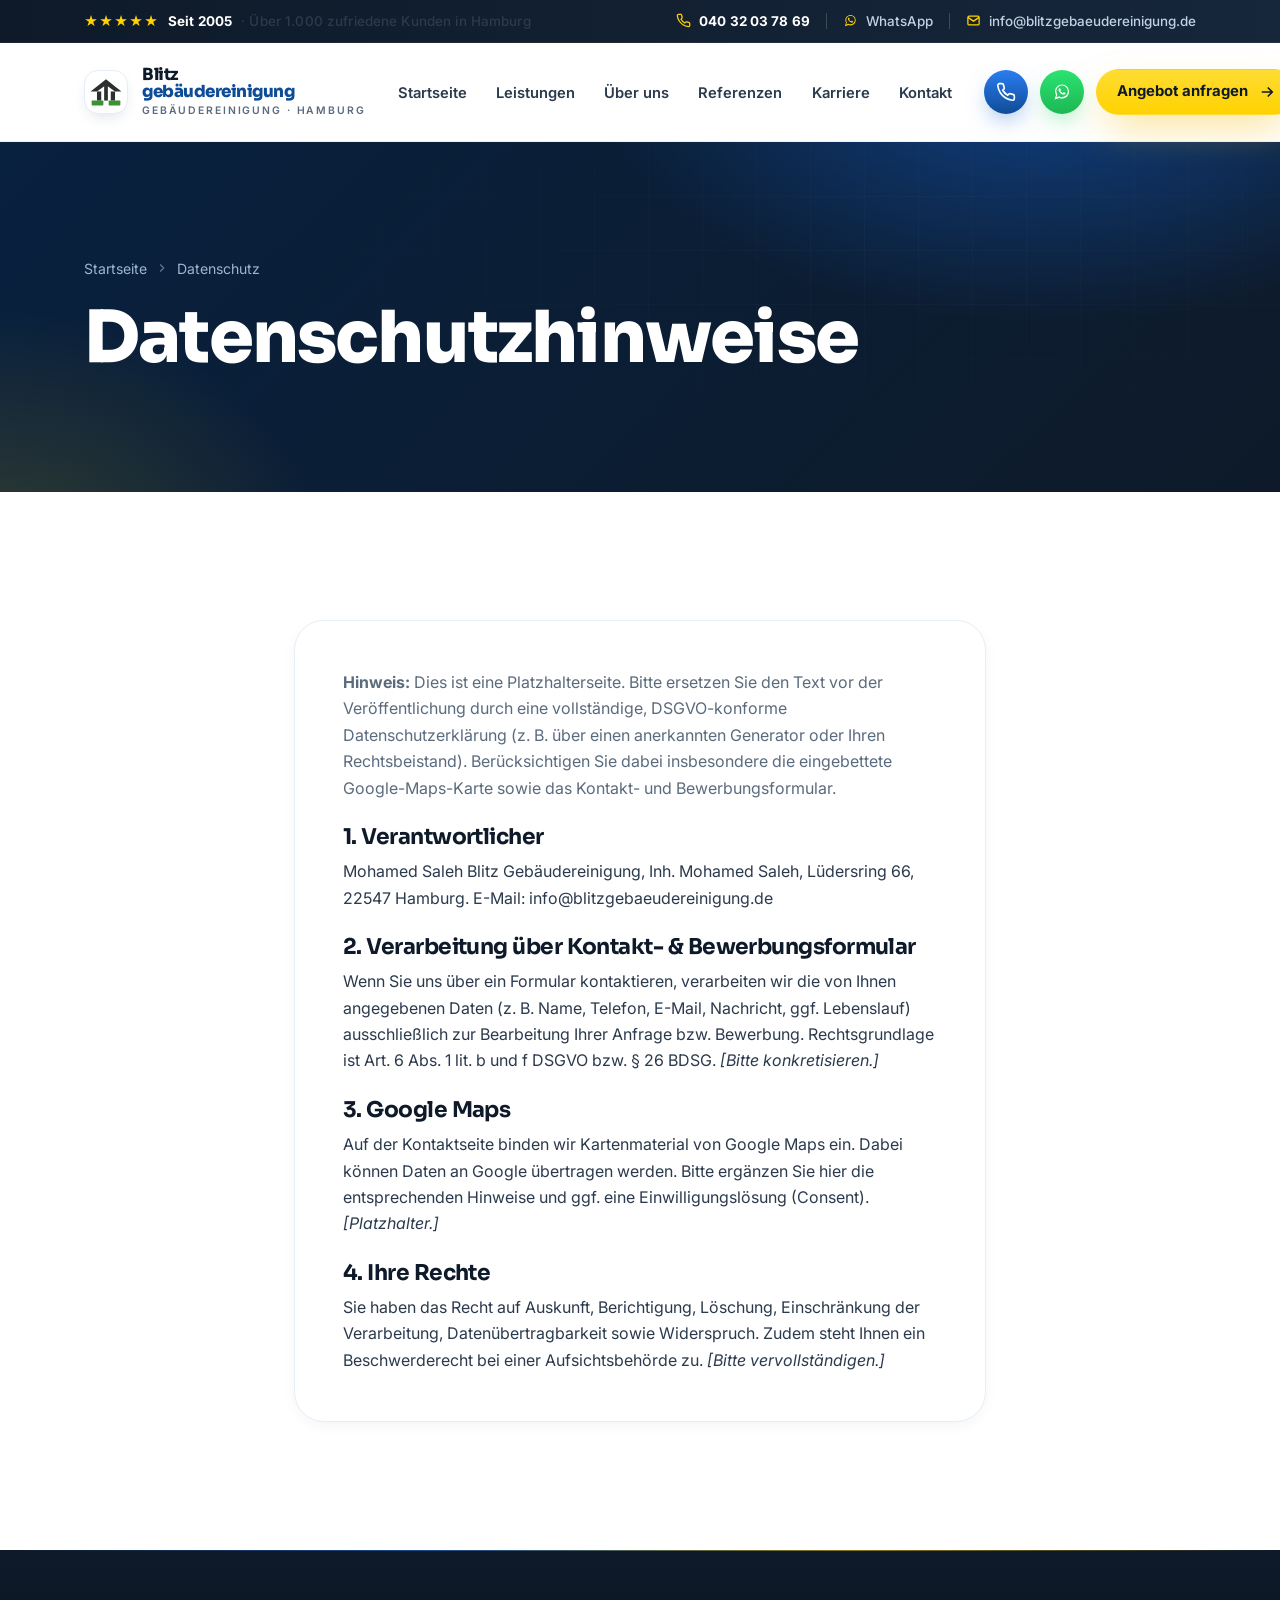
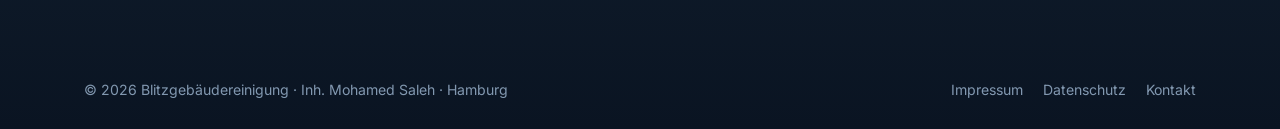
<file: datenschutz.html>
<!DOCTYPE html>
<html lang="de">
<head>
  <meta charset="UTF-8" />
  <meta name="viewport" content="width=device-width, initial-scale=1.0" />
  <title>Datenschutz | Blitzgebäudereinigung Hamburg</title>
  <meta name="description" content="Datenschutzhinweise der Blitzgebäudereinigung Hamburg (Platzhalter)." />
  <meta name="robots" content="noindex" />
  <meta name="theme-color" content="#0f4c97" />
  <link rel="preconnect" href="https://fonts.googleapis.com" />
  <link rel="preconnect" href="https://fonts.gstatic.com" crossorigin />
  <link href="https://fonts.googleapis.com/css2?family=Inter:wght@400;500;600;700;800&family=Sora:wght@600;700;800&display=swap" rel="stylesheet" />
  <link rel="stylesheet" href="assets/css/style.css" />
  <link rel="icon" type="image/svg+xml" href="assets/img/favicon.svg" />
  <link rel="apple-touch-icon" href="assets/img/apple-touch-icon.png" />
</head>
<body>

  <!-- ============ TOP UTILITY BAR ============ -->
  <div class="topbar">
    <div class="container">
      <div class="topbar__inner">
        <p class="topbar__usp"><span class="stars" aria-hidden="true">★★★★★</span> <b>Seit 2005</b> · Über 1.000 zufriedene Kunden in Hamburg</p>
        <div class="topbar__links">
          <a class="topbar__phone" href="tel:+494032037869"><svg viewBox="0 0 24 24" fill="none" stroke="currentColor" stroke-width="2"><path d="M22 16.92v3a2 2 0 0 1-2.18 2 19.79 19.79 0 0 1-8.63-3.07 19.5 19.5 0 0 1-6-6 19.79 19.79 0 0 1-3.07-8.67A2 2 0 0 1 4.11 2h3a2 2 0 0 1 2 1.72c.13.96.36 1.9.7 2.81a2 2 0 0 1-.45 2.11L8.09 9.91a16 16 0 0 0 6 6l1.27-1.27a2 2 0 0 1 2.11-.45c.91.34 1.85.57 2.81.7A2 2 0 0 1 22 16.92z"/></svg> <b>040 32 03 78 69</b></a>
          <span class="topbar__sep" aria-hidden="true"></span>
          <a class="topbar__wa" href="https://wa.me/494032037869?text=Hallo%20Blitzgeb%C3%A4udereinigung%2C%20ich%20interessiere%20mich%20f%C3%BCr%20ein%20kostenloses%20Angebot." target="_blank" rel="noopener"><svg viewBox="0 0 32 32" fill="currentColor" aria-hidden="true"><path d="M16.04 4C9.93 4 4.98 8.95 4.98 15.06c0 1.95.51 3.86 1.48 5.54L4 28l7.6-2.4a11.04 11.04 0 0 0 4.44.93h.01c6.11 0 11.06-4.95 11.06-11.06C27.1 8.95 22.15 4 16.04 4zm0 20.2c-1.46 0-2.9-.39-4.15-1.13l-.3-.18-4.51 1.42 1.44-4.39-.2-.32a9.13 9.13 0 0 1-1.4-4.84c0-5.05 4.11-9.16 9.17-9.16 2.45 0 4.75.96 6.48 2.69a9.1 9.1 0 0 1 2.68 6.48c0 5.06-4.11 9.16-9.16 9.16zm5.03-6.86c-.28-.14-1.63-.8-1.88-.9-.25-.09-.43-.14-.62.14-.18.27-.71.89-.87 1.07-.16.18-.32.2-.6.07-.28-.14-1.16-.43-2.21-1.36-.82-.73-1.37-1.62-1.53-1.9-.16-.27-.02-.42.12-.56.13-.13.28-.32.41-.48.14-.16.18-.27.28-.46.09-.18.05-.34-.02-.48-.07-.14-.62-1.5-.85-2.05-.22-.53-.45-.46-.62-.47l-.53-.01c-.18 0-.48.07-.73.34-.25.27-.96.94-.96 2.3 0 1.36.98 2.66 1.12 2.85.14.18 1.93 2.95 4.68 4.13.65.28 1.16.45 1.56.58.66.21 1.25.18 1.72.11.52-.08 1.63-.67 1.86-1.31.23-.64.23-1.19.16-1.31-.07-.12-.25-.18-.53-.32z"/></svg> WhatsApp</a>
          <span class="topbar__sep" aria-hidden="true"></span>
          <a href="mailto:info@blitzgebaeudereinigung.de"><svg viewBox="0 0 24 24" fill="none" stroke="currentColor" stroke-width="2"><rect x="3" y="5" width="18" height="14" rx="2"/><path d="m3 7 9 6 9-6"/></svg> info@blitzgebaeudereinigung.de</a>
        </div>
      </div>
    </div>
  </div>

  <!-- ============ HEADER ============ -->
  <header class="site-header" id="siteHeader">
    <div class="container">
      <nav class="nav" aria-label="Hauptnavigation">
        <a href="index.html" class="brand" aria-label="Blitzgebäudereinigung – Startseite">
          <span class="brand__mark" aria-hidden="true"><img class="brand__logo" src="assets/img/logo.svg" alt="" width="34" height="30" /></span>
          <span class="brand__text">Blitz<b>gebäudereinigung</b><small>Gebäudereinigung · Hamburg</small></span>
        </a>
        <ul class="nav__links">
            <li><a href="index.html">Startseite</a></li>
            <li><a href="leistungen.html">Leistungen</a></li>
            <li><a href="ueber-uns.html">Über uns</a></li>
            <li><a href="referenzen.html">Referenzen</a></li>
            <li><a href="karriere.html">Karriere</a></li>
            <li><a href="kontakt.html">Kontakt</a></li>
                    <li class="nav__contact-item"><a href="tel:+494032037869"><svg viewBox="0 0 24 24" fill="none" stroke="currentColor" stroke-width="2"><path d="M22 16.92v3a2 2 0 0 1-2.18 2 19.79 19.79 0 0 1-8.63-3.07 19.5 19.5 0 0 1-6-6 19.79 19.79 0 0 1-3.07-8.67A2 2 0 0 1 4.11 2h3a2 2 0 0 1 2 1.72c.13.96.36 1.9.7 2.81a2 2 0 0 1-.45 2.11L8.09 9.91a16 16 0 0 0 6 6l1.27-1.27a2 2 0 0 1 2.11-.45c.91.34 1.85.57 2.81.7A2 2 0 0 1 22 16.92z"/></svg> 040 32 03 78 69</a></li>
        </ul>
        <div class="nav__cta">
          <a href="tel:+494032037869" class="iconbtn iconbtn--phone" data-tip="040 32 03 78 69" aria-label="Anrufen: 040 32 03 78 69"><svg viewBox="0 0 24 24" fill="none" stroke="currentColor" stroke-width="2"><path d="M22 16.92v3a2 2 0 0 1-2.18 2 19.79 19.79 0 0 1-8.63-3.07 19.5 19.5 0 0 1-6-6 19.79 19.79 0 0 1-3.07-8.67A2 2 0 0 1 4.11 2h3a2 2 0 0 1 2 1.72c.13.96.36 1.9.7 2.81a2 2 0 0 1-.45 2.11L8.09 9.91a16 16 0 0 0 6 6l1.27-1.27a2 2 0 0 1 2.11-.45c.91.34 1.85.57 2.81.7A2 2 0 0 1 22 16.92z"/></svg></a>
          <a href="https://wa.me/494032037869?text=Hallo%20Blitzgeb%C3%A4udereinigung%2C%20ich%20interessiere%20mich%20f%C3%BCr%20ein%20kostenloses%20Angebot." target="_blank" rel="noopener" class="iconbtn iconbtn--wa" data-tip="Per WhatsApp" aria-label="Per WhatsApp anfragen"><svg viewBox="0 0 32 32" fill="currentColor" aria-hidden="true"><path d="M16.04 4C9.93 4 4.98 8.95 4.98 15.06c0 1.95.51 3.86 1.48 5.54L4 28l7.6-2.4a11.04 11.04 0 0 0 4.44.93h.01c6.11 0 11.06-4.95 11.06-11.06C27.1 8.95 22.15 4 16.04 4zm0 20.2c-1.46 0-2.9-.39-4.15-1.13l-.3-.18-4.51 1.42 1.44-4.39-.2-.32a9.13 9.13 0 0 1-1.4-4.84c0-5.05 4.11-9.16 9.17-9.16 2.45 0 4.75.96 6.48 2.69a9.1 9.1 0 0 1 2.68 6.48c0 5.06-4.11 9.16-9.16 9.16zm5.03-6.86c-.28-.14-1.63-.8-1.88-.9-.25-.09-.43-.14-.62.14-.18.27-.71.89-.87 1.07-.16.18-.32.2-.6.07-.28-.14-1.16-.43-2.21-1.36-.82-.73-1.37-1.62-1.53-1.9-.16-.27-.02-.42.12-.56.13-.13.28-.32.41-.48.14-.16.18-.27.28-.46.09-.18.05-.34-.02-.48-.07-.14-.62-1.5-.85-2.05-.22-.53-.45-.46-.62-.47l-.53-.01c-.18 0-.48.07-.73.34-.25.27-.96.94-.96 2.3 0 1.36.98 2.66 1.12 2.85.14.18 1.93 2.95 4.68 4.13.65.28 1.16.45 1.56.58.66.21 1.25.18 1.72.11.52-.08 1.63-.67 1.86-1.31.23-.64.23-1.19.16-1.31-.07-.12-.25-.18-.53-.32z"/></svg></a>
          <a href="kontakt.html" class="btn btn--primary">Angebot anfragen <svg viewBox="0 0 24 24" fill="none" stroke="currentColor" stroke-width="2.2"><path d="M5 12h14M13 6l6 6-6 6"/></svg></a>
          <button class="nav__toggle" aria-label="Menü öffnen" aria-expanded="false"><span></span></button>
        </div>
      </nav>
    </div>
  </header>

  <main>
    <section class="pagehero">
      <div class="container">
        <div class="crumbs"><a href="index.html">Startseite</a> <svg viewBox="0 0 24 24" fill="none" stroke="currentColor" stroke-width="2"><path d="m9 18 6-6-6-6"/></svg> <span>Datenschutz</span></div>
        <h1>Datenschutzhinweise</h1>
      </div>
    </section>

    <section class="section">
      <div class="container" style="max-width:820px">
        <div class="form" style="box-shadow:var(--shadow-sm)">
          <p style="color:var(--slate); margin-bottom:24px"><b>Hinweis:</b> Dies ist eine Platzhalterseite. Bitte ersetzen Sie den Text vor der Veröffentlichung durch eine vollständige, DSGVO-konforme Datenschutzerklärung (z. B. über einen anerkannten Generator oder Ihren Rechtsbeistand). Berücksichtigen Sie dabei insbesondere die eingebettete Google-Maps-Karte sowie das Kontakt- und Bewerbungsformular.</p>

          <h3>1. Verantwortlicher</h3>
          <p style="margin:10px 0 24px">Mohamed Saleh Blitz Gebäudereinigung, Inh. Mohamed Saleh, Lüdersring 66, 22547 Hamburg. E-Mail: info@blitzgebaeudereinigung.de</p>

          <h3>2. Verarbeitung über Kontakt- &amp; Bewerbungsformular</h3>
          <p style="margin:10px 0 24px">Wenn Sie uns über ein Formular kontaktieren, verarbeiten wir die von Ihnen angegebenen Daten (z. B. Name, Telefon, E-Mail, Nachricht, ggf. Lebenslauf) ausschließlich zur Bearbeitung Ihrer Anfrage bzw. Bewerbung. Rechtsgrundlage ist Art. 6 Abs. 1 lit. b und f DSGVO bzw. § 26 BDSG. <i>[Bitte konkretisieren.]</i></p>

          <h3>3. Google Maps</h3>
          <p style="margin:10px 0 24px">Auf der Kontaktseite binden wir Kartenmaterial von Google Maps ein. Dabei können Daten an Google übertragen werden. Bitte ergänzen Sie hier die entsprechenden Hinweise und ggf. eine Einwilligungslösung (Consent). <i>[Platzhalter.]</i></p>

          <h3>4. Ihre Rechte</h3>
          <p style="margin:10px 0 0">Sie haben das Recht auf Auskunft, Berichtigung, Löschung, Einschränkung der Verarbeitung, Datenübertragbarkeit sowie Widerspruch. Zudem steht Ihnen ein Beschwerderecht bei einer Aufsichtsbehörde zu. <i>[Bitte vervollständigen.]</i></p>
        </div>
      </div>
    </section>
  </main>

  <footer class="footer">
    <div class="container">
      <div class="footer__bottom" style="border-top:0">
        <span>© <span data-year>2026</span> Blitzgebäudereinigung · Inh. Mohamed Saleh · Hamburg</span>
        <div class="legal"><a href="impressum.html">Impressum</a><a href="datenschutz.html">Datenschutz</a><a href="kontakt.html">Kontakt</a></div>
      </div>
    </div>
  </footer>

  <!-- Schwebender WhatsApp-Button -->
  <a class="wa-fab" href="https://wa.me/494032037869?text=Hallo%20Blitzgeb%C3%A4udereinigung%2C%20ich%20interessiere%20mich%20f%C3%BCr%20ein%20kostenloses%20Angebot." target="_blank" rel="noopener" aria-label="Jetzt per WhatsApp anfragen">
    <span class="wa-fab__ic"><svg viewBox="0 0 32 32" fill="currentColor" aria-hidden="true"><path d="M16.04 4C9.93 4 4.98 8.95 4.98 15.06c0 1.95.51 3.86 1.48 5.54L4 28l7.6-2.4a11.04 11.04 0 0 0 4.44.93h.01c6.11 0 11.06-4.95 11.06-11.06C27.1 8.95 22.15 4 16.04 4zm0 20.2c-1.46 0-2.9-.39-4.15-1.13l-.3-.18-4.51 1.42 1.44-4.39-.2-.32a9.13 9.13 0 0 1-1.4-4.84c0-5.05 4.11-9.16 9.17-9.16 2.45 0 4.75.96 6.48 2.69a9.1 9.1 0 0 1 2.68 6.48c0 5.06-4.11 9.16-9.16 9.16zm5.03-6.86c-.28-.14-1.63-.8-1.88-.9-.25-.09-.43-.14-.62.14-.18.27-.71.89-.87 1.07-.16.18-.32.2-.6.07-.28-.14-1.16-.43-2.21-1.36-.82-.73-1.37-1.62-1.53-1.9-.16-.27-.02-.42.12-.56.13-.13.28-.32.41-.48.14-.16.18-.27.28-.46.09-.18.05-.34-.02-.48-.07-.14-.62-1.5-.85-2.05-.22-.53-.45-.46-.62-.47l-.53-.01c-.18 0-.48.07-.73.34-.25.27-.96.94-.96 2.3 0 1.36.98 2.66 1.12 2.85.14.18 1.93 2.95 4.68 4.13.65.28 1.16.45 1.56.58.66.21 1.25.18 1.72.11.52-.08 1.63-.67 1.86-1.31.23-.64.23-1.19.16-1.31-.07-.12-.25-.18-.53-.32z"/></svg></span>
    <span class="wa-fab__label">Jetzt per WhatsApp anfragen</span>
  </a>

  <script src="assets/js/main.js"></script>
</body>
</html>
</file>
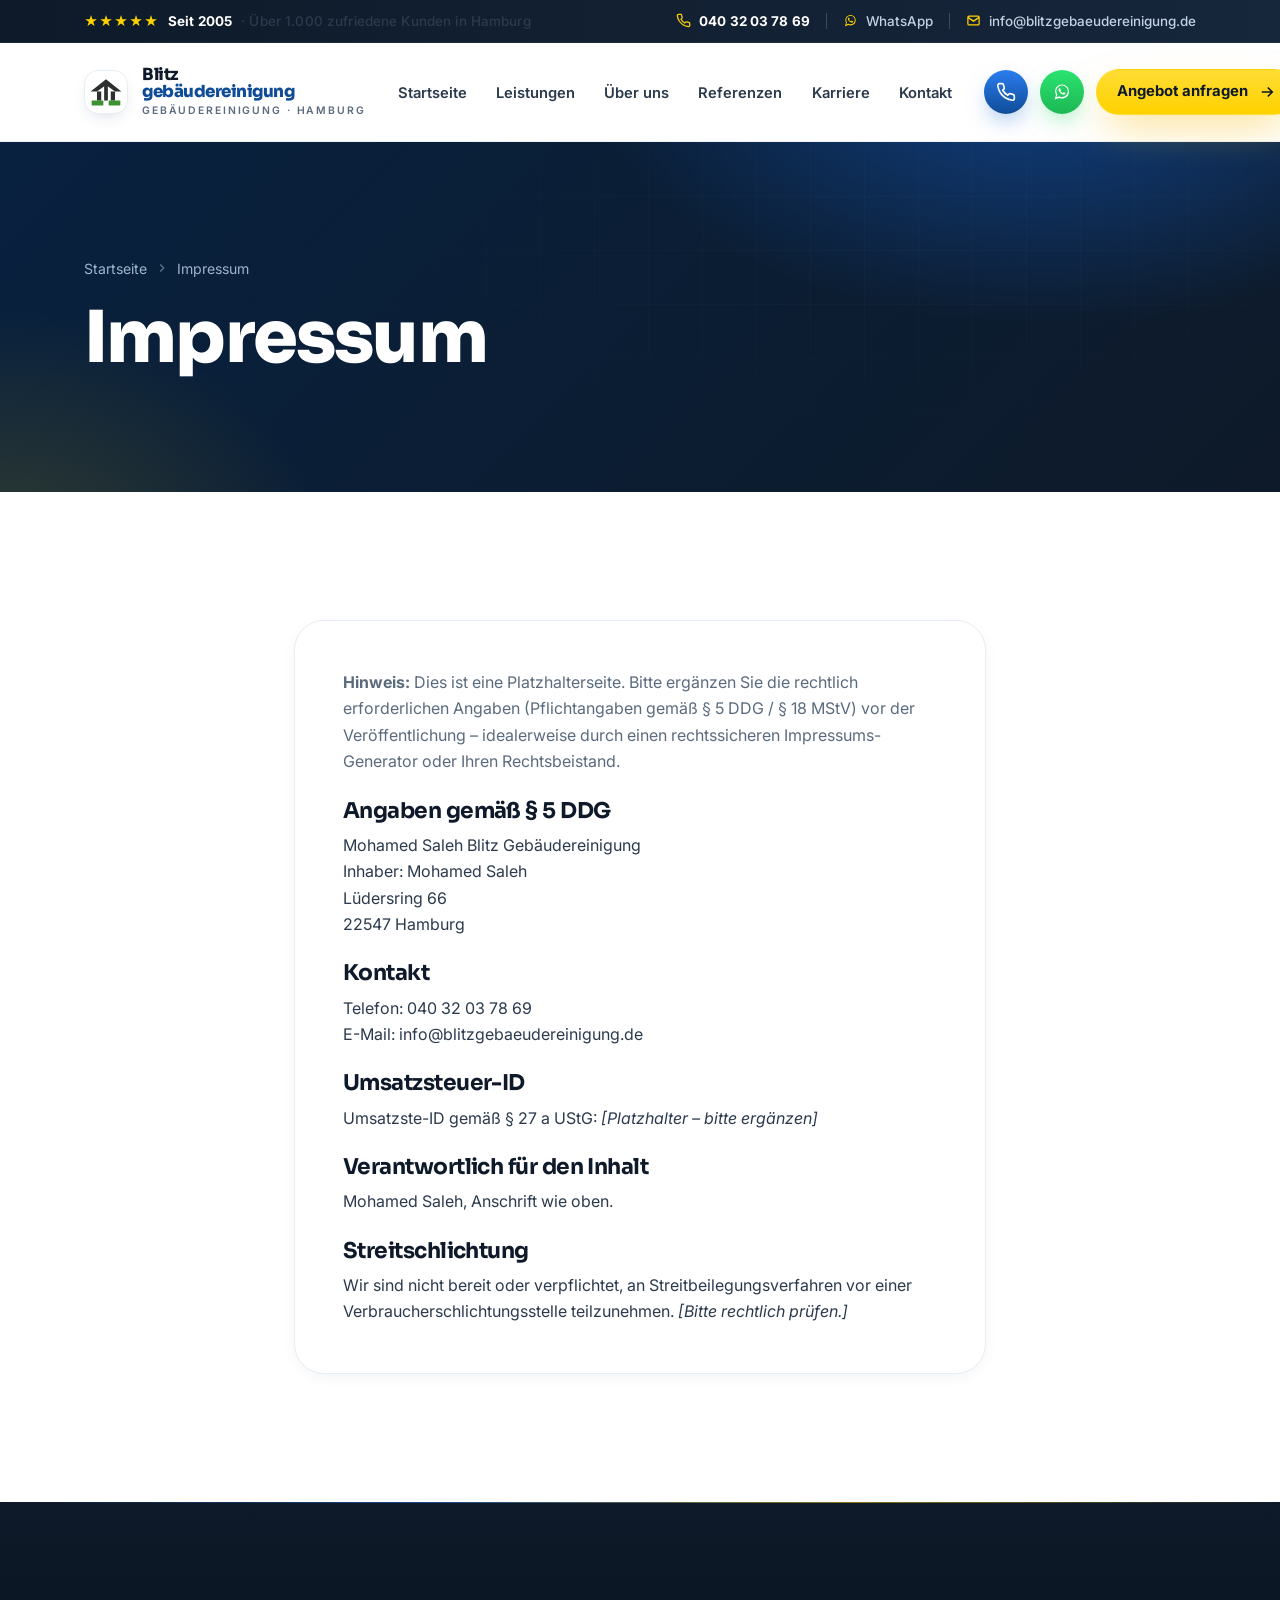
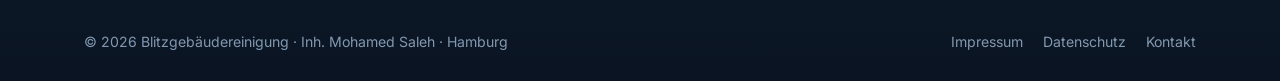
<file: impressum.html>
<!DOCTYPE html>
<html lang="de">
<head>
  <meta charset="UTF-8" />
  <meta name="viewport" content="width=device-width, initial-scale=1.0" />
  <title>Impressum | Blitzgebäudereinigung Hamburg</title>
  <meta name="description" content="Impressum der Blitzgebäudereinigung, Inh. Mohamed Saleh, Lüdersring 66, 22547 Hamburg." />
  <meta name="robots" content="noindex" />
  <meta name="theme-color" content="#0f4c97" />
  <link rel="preconnect" href="https://fonts.googleapis.com" />
  <link rel="preconnect" href="https://fonts.gstatic.com" crossorigin />
  <link href="https://fonts.googleapis.com/css2?family=Inter:wght@400;500;600;700;800&family=Sora:wght@600;700;800&display=swap" rel="stylesheet" />
  <link rel="stylesheet" href="assets/css/style.css" />
  <link rel="icon" type="image/svg+xml" href="assets/img/favicon.svg" />
  <link rel="apple-touch-icon" href="assets/img/apple-touch-icon.png" />
</head>
<body>

  <!-- ============ TOP UTILITY BAR ============ -->
  <div class="topbar">
    <div class="container">
      <div class="topbar__inner">
        <p class="topbar__usp"><span class="stars" aria-hidden="true">★★★★★</span> <b>Seit 2005</b> · Über 1.000 zufriedene Kunden in Hamburg</p>
        <div class="topbar__links">
          <a class="topbar__phone" href="tel:+494032037869"><svg viewBox="0 0 24 24" fill="none" stroke="currentColor" stroke-width="2"><path d="M22 16.92v3a2 2 0 0 1-2.18 2 19.79 19.79 0 0 1-8.63-3.07 19.5 19.5 0 0 1-6-6 19.79 19.79 0 0 1-3.07-8.67A2 2 0 0 1 4.11 2h3a2 2 0 0 1 2 1.72c.13.96.36 1.9.7 2.81a2 2 0 0 1-.45 2.11L8.09 9.91a16 16 0 0 0 6 6l1.27-1.27a2 2 0 0 1 2.11-.45c.91.34 1.85.57 2.81.7A2 2 0 0 1 22 16.92z"/></svg> <b>040 32 03 78 69</b></a>
          <span class="topbar__sep" aria-hidden="true"></span>
          <a class="topbar__wa" href="https://wa.me/494032037869?text=Hallo%20Blitzgeb%C3%A4udereinigung%2C%20ich%20interessiere%20mich%20f%C3%BCr%20ein%20kostenloses%20Angebot." target="_blank" rel="noopener"><svg viewBox="0 0 32 32" fill="currentColor" aria-hidden="true"><path d="M16.04 4C9.93 4 4.98 8.95 4.98 15.06c0 1.95.51 3.86 1.48 5.54L4 28l7.6-2.4a11.04 11.04 0 0 0 4.44.93h.01c6.11 0 11.06-4.95 11.06-11.06C27.1 8.95 22.15 4 16.04 4zm0 20.2c-1.46 0-2.9-.39-4.15-1.13l-.3-.18-4.51 1.42 1.44-4.39-.2-.32a9.13 9.13 0 0 1-1.4-4.84c0-5.05 4.11-9.16 9.17-9.16 2.45 0 4.75.96 6.48 2.69a9.1 9.1 0 0 1 2.68 6.48c0 5.06-4.11 9.16-9.16 9.16zm5.03-6.86c-.28-.14-1.63-.8-1.88-.9-.25-.09-.43-.14-.62.14-.18.27-.71.89-.87 1.07-.16.18-.32.2-.6.07-.28-.14-1.16-.43-2.21-1.36-.82-.73-1.37-1.62-1.53-1.9-.16-.27-.02-.42.12-.56.13-.13.28-.32.41-.48.14-.16.18-.27.28-.46.09-.18.05-.34-.02-.48-.07-.14-.62-1.5-.85-2.05-.22-.53-.45-.46-.62-.47l-.53-.01c-.18 0-.48.07-.73.34-.25.27-.96.94-.96 2.3 0 1.36.98 2.66 1.12 2.85.14.18 1.93 2.95 4.68 4.13.65.28 1.16.45 1.56.58.66.21 1.25.18 1.72.11.52-.08 1.63-.67 1.86-1.31.23-.64.23-1.19.16-1.31-.07-.12-.25-.18-.53-.32z"/></svg> WhatsApp</a>
          <span class="topbar__sep" aria-hidden="true"></span>
          <a href="mailto:info@blitzgebaeudereinigung.de"><svg viewBox="0 0 24 24" fill="none" stroke="currentColor" stroke-width="2"><rect x="3" y="5" width="18" height="14" rx="2"/><path d="m3 7 9 6 9-6"/></svg> info@blitzgebaeudereinigung.de</a>
        </div>
      </div>
    </div>
  </div>

  <!-- ============ HEADER ============ -->
  <header class="site-header" id="siteHeader">
    <div class="container">
      <nav class="nav" aria-label="Hauptnavigation">
        <a href="index.html" class="brand" aria-label="Blitzgebäudereinigung – Startseite">
          <span class="brand__mark" aria-hidden="true"><img class="brand__logo" src="assets/img/logo.svg" alt="" width="34" height="30" /></span>
          <span class="brand__text">Blitz<b>gebäudereinigung</b><small>Gebäudereinigung · Hamburg</small></span>
        </a>
        <ul class="nav__links">
            <li><a href="index.html">Startseite</a></li>
            <li><a href="leistungen.html">Leistungen</a></li>
            <li><a href="ueber-uns.html">Über uns</a></li>
            <li><a href="referenzen.html">Referenzen</a></li>
            <li><a href="karriere.html">Karriere</a></li>
            <li><a href="kontakt.html">Kontakt</a></li>
                    <li class="nav__contact-item"><a href="tel:+494032037869"><svg viewBox="0 0 24 24" fill="none" stroke="currentColor" stroke-width="2"><path d="M22 16.92v3a2 2 0 0 1-2.18 2 19.79 19.79 0 0 1-8.63-3.07 19.5 19.5 0 0 1-6-6 19.79 19.79 0 0 1-3.07-8.67A2 2 0 0 1 4.11 2h3a2 2 0 0 1 2 1.72c.13.96.36 1.9.7 2.81a2 2 0 0 1-.45 2.11L8.09 9.91a16 16 0 0 0 6 6l1.27-1.27a2 2 0 0 1 2.11-.45c.91.34 1.85.57 2.81.7A2 2 0 0 1 22 16.92z"/></svg> 040 32 03 78 69</a></li>
        </ul>
        <div class="nav__cta">
          <a href="tel:+494032037869" class="iconbtn iconbtn--phone" data-tip="040 32 03 78 69" aria-label="Anrufen: 040 32 03 78 69"><svg viewBox="0 0 24 24" fill="none" stroke="currentColor" stroke-width="2"><path d="M22 16.92v3a2 2 0 0 1-2.18 2 19.79 19.79 0 0 1-8.63-3.07 19.5 19.5 0 0 1-6-6 19.79 19.79 0 0 1-3.07-8.67A2 2 0 0 1 4.11 2h3a2 2 0 0 1 2 1.72c.13.96.36 1.9.7 2.81a2 2 0 0 1-.45 2.11L8.09 9.91a16 16 0 0 0 6 6l1.27-1.27a2 2 0 0 1 2.11-.45c.91.34 1.85.57 2.81.7A2 2 0 0 1 22 16.92z"/></svg></a>
          <a href="https://wa.me/494032037869?text=Hallo%20Blitzgeb%C3%A4udereinigung%2C%20ich%20interessiere%20mich%20f%C3%BCr%20ein%20kostenloses%20Angebot." target="_blank" rel="noopener" class="iconbtn iconbtn--wa" data-tip="Per WhatsApp" aria-label="Per WhatsApp anfragen"><svg viewBox="0 0 32 32" fill="currentColor" aria-hidden="true"><path d="M16.04 4C9.93 4 4.98 8.95 4.98 15.06c0 1.95.51 3.86 1.48 5.54L4 28l7.6-2.4a11.04 11.04 0 0 0 4.44.93h.01c6.11 0 11.06-4.95 11.06-11.06C27.1 8.95 22.15 4 16.04 4zm0 20.2c-1.46 0-2.9-.39-4.15-1.13l-.3-.18-4.51 1.42 1.44-4.39-.2-.32a9.13 9.13 0 0 1-1.4-4.84c0-5.05 4.11-9.16 9.17-9.16 2.45 0 4.75.96 6.48 2.69a9.1 9.1 0 0 1 2.68 6.48c0 5.06-4.11 9.16-9.16 9.16zm5.03-6.86c-.28-.14-1.63-.8-1.88-.9-.25-.09-.43-.14-.62.14-.18.27-.71.89-.87 1.07-.16.18-.32.2-.6.07-.28-.14-1.16-.43-2.21-1.36-.82-.73-1.37-1.62-1.53-1.9-.16-.27-.02-.42.12-.56.13-.13.28-.32.41-.48.14-.16.18-.27.28-.46.09-.18.05-.34-.02-.48-.07-.14-.62-1.5-.85-2.05-.22-.53-.45-.46-.62-.47l-.53-.01c-.18 0-.48.07-.73.34-.25.27-.96.94-.96 2.3 0 1.36.98 2.66 1.12 2.85.14.18 1.93 2.95 4.68 4.13.65.28 1.16.45 1.56.58.66.21 1.25.18 1.72.11.52-.08 1.63-.67 1.86-1.31.23-.64.23-1.19.16-1.31-.07-.12-.25-.18-.53-.32z"/></svg></a>
          <a href="kontakt.html" class="btn btn--primary">Angebot anfragen <svg viewBox="0 0 24 24" fill="none" stroke="currentColor" stroke-width="2.2"><path d="M5 12h14M13 6l6 6-6 6"/></svg></a>
          <button class="nav__toggle" aria-label="Menü öffnen" aria-expanded="false"><span></span></button>
        </div>
      </nav>
    </div>
  </header>

  <main>
    <section class="pagehero">
      <div class="container">
        <div class="crumbs"><a href="index.html">Startseite</a> <svg viewBox="0 0 24 24" fill="none" stroke="currentColor" stroke-width="2"><path d="m9 18 6-6-6-6"/></svg> <span>Impressum</span></div>
        <h1>Impressum</h1>
      </div>
    </section>

    <section class="section">
      <div class="container" style="max-width:820px">
        <div class="form" style="box-shadow:var(--shadow-sm)">
          <p style="color:var(--slate); margin-bottom:24px"><b>Hinweis:</b> Dies ist eine Platzhalterseite. Bitte ergänzen Sie die rechtlich erforderlichen Angaben (Pflichtangaben gemäß § 5 DDG / § 18 MStV) vor der Veröffentlichung – idealerweise durch einen rechtssicheren Impressums-Generator oder Ihren Rechtsbeistand.</p>

          <h3>Angaben gemäß § 5 DDG</h3>
          <p style="margin:10px 0 24px">
            Mohamed Saleh Blitz Gebäudereinigung<br>
            Inhaber: Mohamed Saleh<br>
            Lüdersring 66<br>
            22547 Hamburg
          </p>

          <h3>Kontakt</h3>
          <p style="margin:10px 0 24px">
            Telefon: 040 32 03 78 69<br>
            E-Mail: info@blitzgebaeudereinigung.de
          </p>

          <h3>Umsatzsteuer-ID</h3>
          <p style="margin:10px 0 24px">Umsatzste-ID gemäß § 27 a UStG: <i>[Platzhalter – bitte ergänzen]</i></p>

          <h3>Verantwortlich für den Inhalt</h3>
          <p style="margin:10px 0 24px">Mohamed Saleh, Anschrift wie oben.</p>

          <h3>Streitschlichtung</h3>
          <p style="margin:10px 0 0">Wir sind nicht bereit oder verpflichtet, an Streitbeilegungsverfahren vor einer Verbraucherschlichtungsstelle teilzunehmen. <i>[Bitte rechtlich prüfen.]</i></p>
        </div>
      </div>
    </section>
  </main>

  <footer class="footer">
    <div class="container">
      <div class="footer__bottom" style="border-top:0">
        <span>© <span data-year>2026</span> Blitzgebäudereinigung · Inh. Mohamed Saleh · Hamburg</span>
        <div class="legal"><a href="impressum.html">Impressum</a><a href="datenschutz.html">Datenschutz</a><a href="kontakt.html">Kontakt</a></div>
      </div>
    </div>
  </footer>

  <!-- Schwebender WhatsApp-Button -->
  <a class="wa-fab" href="https://wa.me/494032037869?text=Hallo%20Blitzgeb%C3%A4udereinigung%2C%20ich%20interessiere%20mich%20f%C3%BCr%20ein%20kostenloses%20Angebot." target="_blank" rel="noopener" aria-label="Jetzt per WhatsApp anfragen">
    <span class="wa-fab__ic"><svg viewBox="0 0 32 32" fill="currentColor" aria-hidden="true"><path d="M16.04 4C9.93 4 4.98 8.95 4.98 15.06c0 1.95.51 3.86 1.48 5.54L4 28l7.6-2.4a11.04 11.04 0 0 0 4.44.93h.01c6.11 0 11.06-4.95 11.06-11.06C27.1 8.95 22.15 4 16.04 4zm0 20.2c-1.46 0-2.9-.39-4.15-1.13l-.3-.18-4.51 1.42 1.44-4.39-.2-.32a9.13 9.13 0 0 1-1.4-4.84c0-5.05 4.11-9.16 9.17-9.16 2.45 0 4.75.96 6.48 2.69a9.1 9.1 0 0 1 2.68 6.48c0 5.06-4.11 9.16-9.16 9.16zm5.03-6.86c-.28-.14-1.63-.8-1.88-.9-.25-.09-.43-.14-.62.14-.18.27-.71.89-.87 1.07-.16.18-.32.2-.6.07-.28-.14-1.16-.43-2.21-1.36-.82-.73-1.37-1.62-1.53-1.9-.16-.27-.02-.42.12-.56.13-.13.28-.32.41-.48.14-.16.18-.27.28-.46.09-.18.05-.34-.02-.48-.07-.14-.62-1.5-.85-2.05-.22-.53-.45-.46-.62-.47l-.53-.01c-.18 0-.48.07-.73.34-.25.27-.96.94-.96 2.3 0 1.36.98 2.66 1.12 2.85.14.18 1.93 2.95 4.68 4.13.65.28 1.16.45 1.56.58.66.21 1.25.18 1.72.11.52-.08 1.63-.67 1.86-1.31.23-.64.23-1.19.16-1.31-.07-.12-.25-.18-.53-.32z"/></svg></span>
    <span class="wa-fab__label">Jetzt per WhatsApp anfragen</span>
  </a>

  <script src="assets/js/main.js"></script>
</body>
</html>
</file>
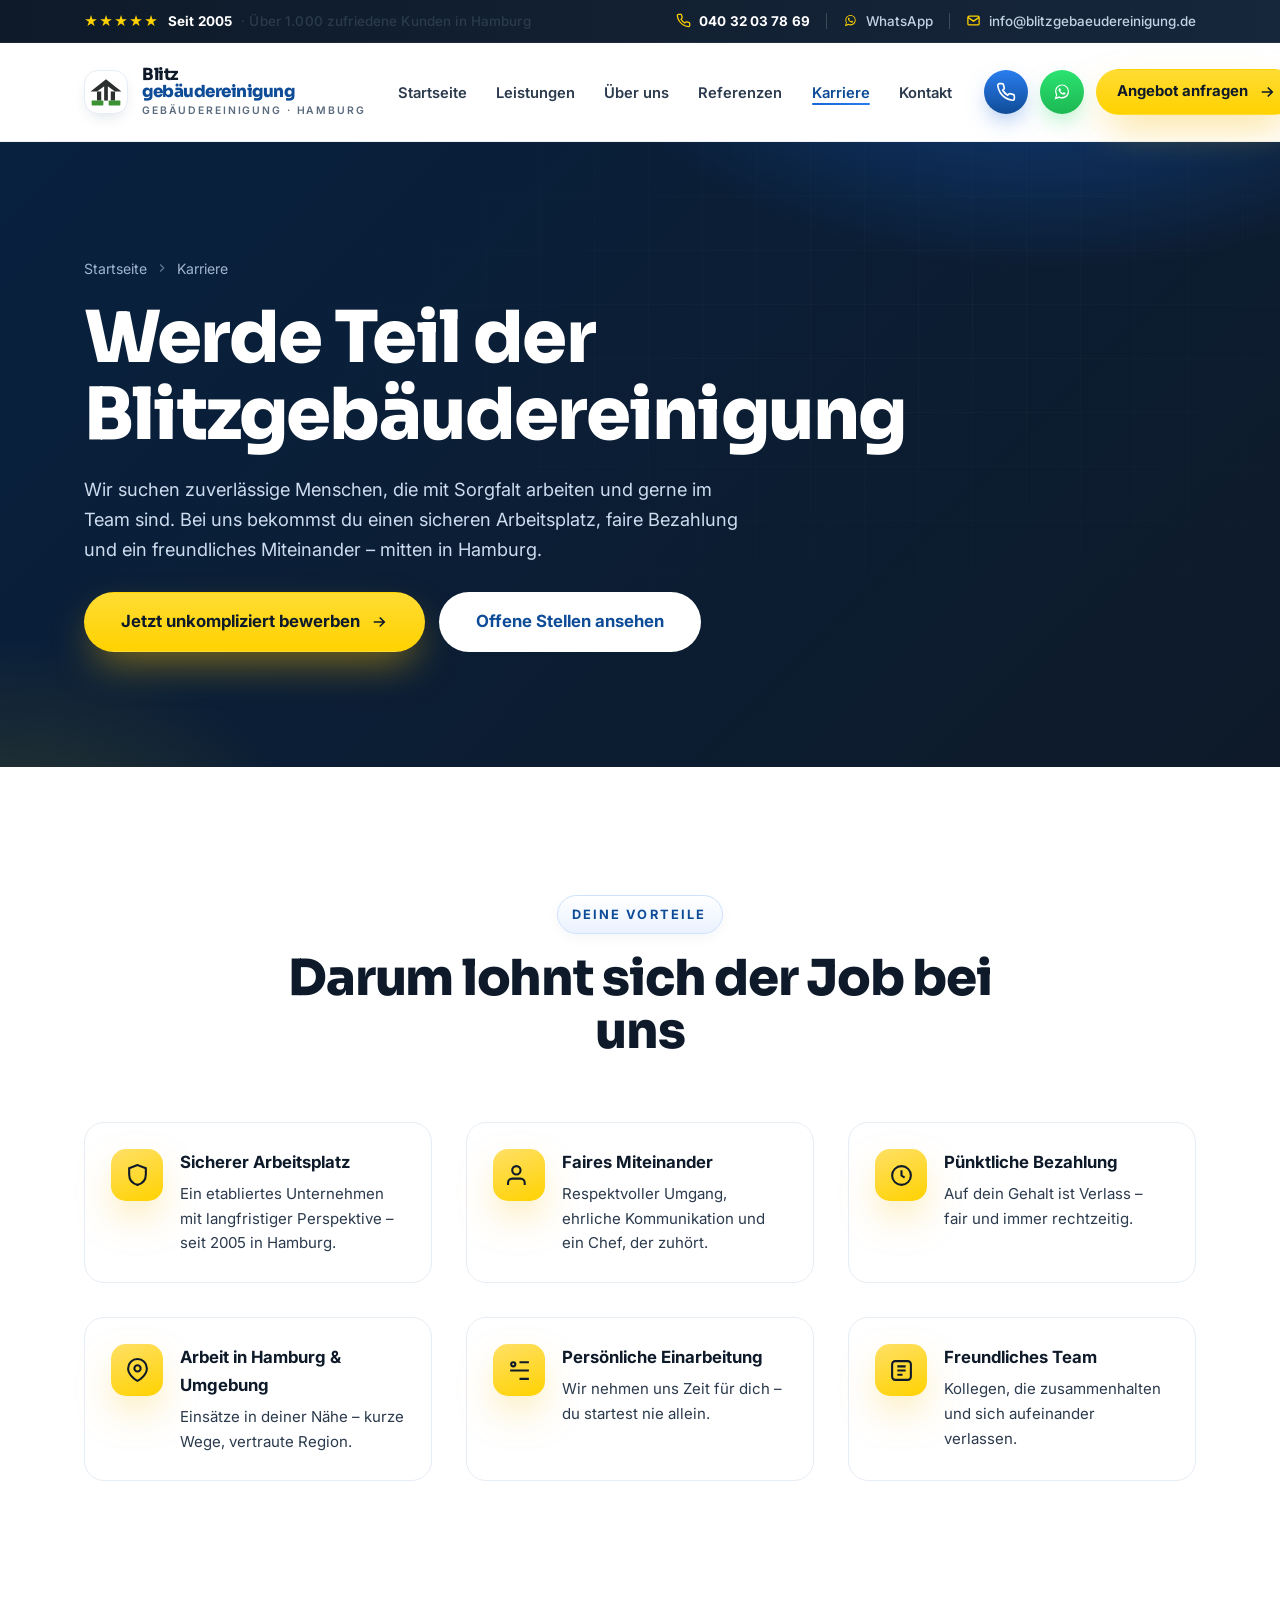
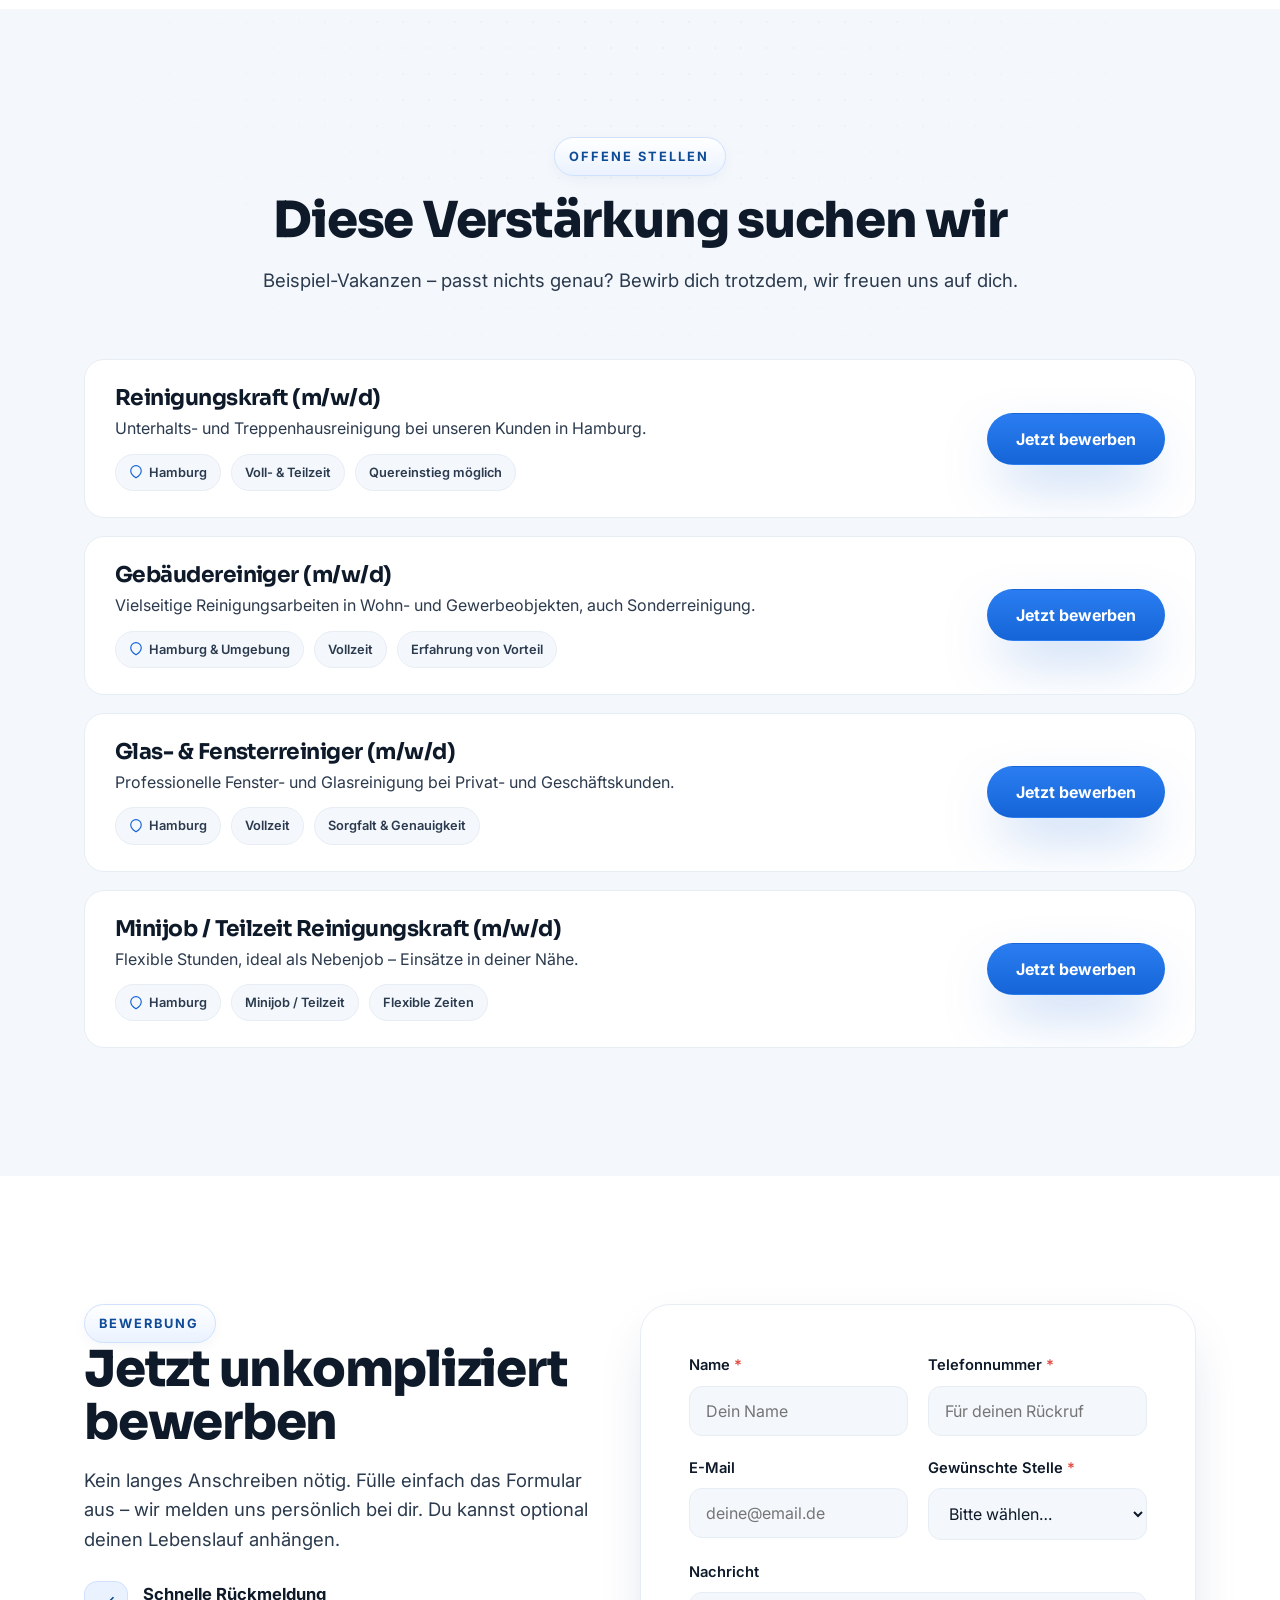
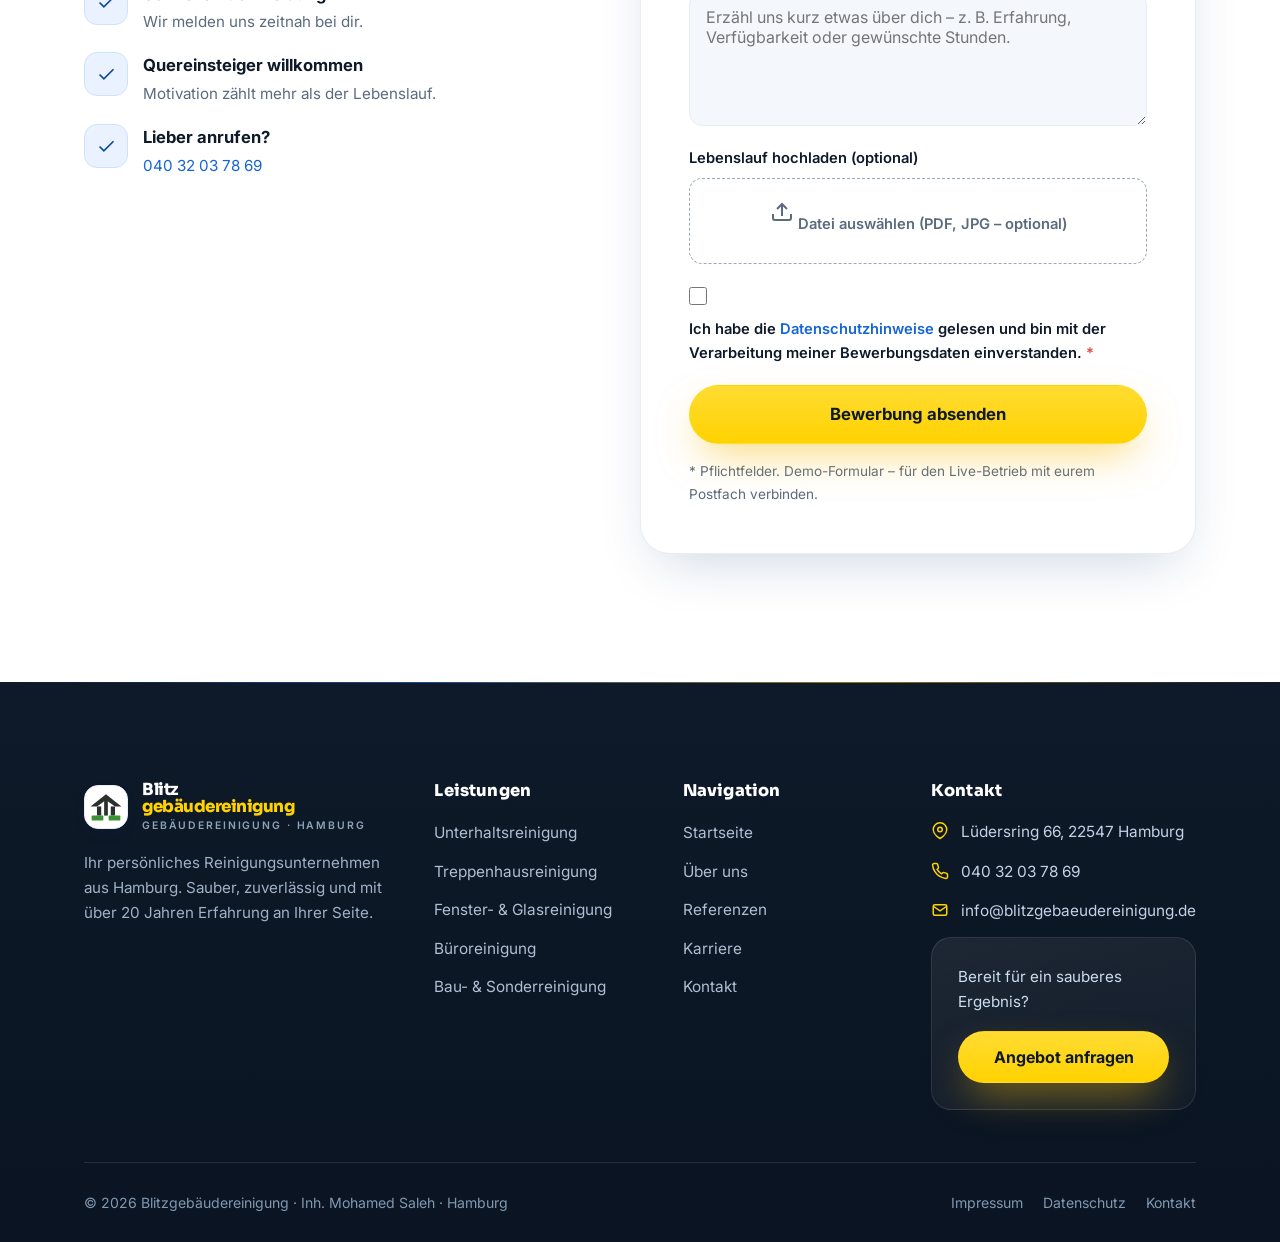
<file: karriere.html>
<!DOCTYPE html>
<html lang="de">
<head>
  <meta charset="UTF-8" />
  <meta name="viewport" content="width=device-width, initial-scale=1.0" />
  <title>Karriere | Jobs bei Blitzgebäudereinigung Hamburg – Reinigungskraft, Gebäudereiniger</title>
  <meta name="description" content="Werde Teil der Blitzgebäudereinigung Hamburg. Offene Stellen für Reinigungskräfte, Gebäudereiniger, Glas- &amp; Fensterreiniger sowie Minijobs. Sicherer Arbeitsplatz, faire &amp; pünktliche Bezahlung. Jetzt unkompliziert bewerben." />
  <meta name="theme-color" content="#0f4c97" />
  <link rel="preconnect" href="https://fonts.googleapis.com" />
  <link rel="preconnect" href="https://fonts.gstatic.com" crossorigin />
  <link href="https://fonts.googleapis.com/css2?family=Inter:wght@400;500;600;700;800&family=Sora:wght@600;700;800&display=swap" rel="stylesheet" />
  <link rel="stylesheet" href="assets/css/style.css" />
  <link rel="icon" type="image/svg+xml" href="assets/img/favicon.svg" />
  <link rel="apple-touch-icon" href="assets/img/apple-touch-icon.png" />
</head>
<body>

  <!-- ============ TOP UTILITY BAR ============ -->
  <div class="topbar">
    <div class="container">
      <div class="topbar__inner">
        <p class="topbar__usp"><span class="stars" aria-hidden="true">★★★★★</span> <b>Seit 2005</b> · Über 1.000 zufriedene Kunden in Hamburg</p>
        <div class="topbar__links">
          <a class="topbar__phone" href="tel:+494032037869"><svg viewBox="0 0 24 24" fill="none" stroke="currentColor" stroke-width="2"><path d="M22 16.92v3a2 2 0 0 1-2.18 2 19.79 19.79 0 0 1-8.63-3.07 19.5 19.5 0 0 1-6-6 19.79 19.79 0 0 1-3.07-8.67A2 2 0 0 1 4.11 2h3a2 2 0 0 1 2 1.72c.13.96.36 1.9.7 2.81a2 2 0 0 1-.45 2.11L8.09 9.91a16 16 0 0 0 6 6l1.27-1.27a2 2 0 0 1 2.11-.45c.91.34 1.85.57 2.81.7A2 2 0 0 1 22 16.92z"/></svg> <b>040 32 03 78 69</b></a>
          <span class="topbar__sep" aria-hidden="true"></span>
          <a class="topbar__wa" href="https://wa.me/494032037869?text=Hallo%20Blitzgeb%C3%A4udereinigung%2C%20ich%20interessiere%20mich%20f%C3%BCr%20ein%20kostenloses%20Angebot." target="_blank" rel="noopener"><svg viewBox="0 0 32 32" fill="currentColor" aria-hidden="true"><path d="M16.04 4C9.93 4 4.98 8.95 4.98 15.06c0 1.95.51 3.86 1.48 5.54L4 28l7.6-2.4a11.04 11.04 0 0 0 4.44.93h.01c6.11 0 11.06-4.95 11.06-11.06C27.1 8.95 22.15 4 16.04 4zm0 20.2c-1.46 0-2.9-.39-4.15-1.13l-.3-.18-4.51 1.42 1.44-4.39-.2-.32a9.13 9.13 0 0 1-1.4-4.84c0-5.05 4.11-9.16 9.17-9.16 2.45 0 4.75.96 6.48 2.69a9.1 9.1 0 0 1 2.68 6.48c0 5.06-4.11 9.16-9.16 9.16zm5.03-6.86c-.28-.14-1.63-.8-1.88-.9-.25-.09-.43-.14-.62.14-.18.27-.71.89-.87 1.07-.16.18-.32.2-.6.07-.28-.14-1.16-.43-2.21-1.36-.82-.73-1.37-1.62-1.53-1.9-.16-.27-.02-.42.12-.56.13-.13.28-.32.41-.48.14-.16.18-.27.28-.46.09-.18.05-.34-.02-.48-.07-.14-.62-1.5-.85-2.05-.22-.53-.45-.46-.62-.47l-.53-.01c-.18 0-.48.07-.73.34-.25.27-.96.94-.96 2.3 0 1.36.98 2.66 1.12 2.85.14.18 1.93 2.95 4.68 4.13.65.28 1.16.45 1.56.58.66.21 1.25.18 1.72.11.52-.08 1.63-.67 1.86-1.31.23-.64.23-1.19.16-1.31-.07-.12-.25-.18-.53-.32z"/></svg> WhatsApp</a>
          <span class="topbar__sep" aria-hidden="true"></span>
          <a href="mailto:info@blitzgebaeudereinigung.de"><svg viewBox="0 0 24 24" fill="none" stroke="currentColor" stroke-width="2"><rect x="3" y="5" width="18" height="14" rx="2"/><path d="m3 7 9 6 9-6"/></svg> info@blitzgebaeudereinigung.de</a>
        </div>
      </div>
    </div>
  </div>

  <!-- ============ HEADER ============ -->
  <header class="site-header" id="siteHeader">
    <div class="container">
      <nav class="nav" aria-label="Hauptnavigation">
        <a href="index.html" class="brand" aria-label="Blitzgebäudereinigung – Startseite">
          <span class="brand__mark" aria-hidden="true"><img class="brand__logo" src="assets/img/logo.svg" alt="" width="34" height="30" /></span>
          <span class="brand__text">Blitz<b>gebäudereinigung</b><small>Gebäudereinigung · Hamburg</small></span>
        </a>
        <ul class="nav__links">
            <li><a href="index.html">Startseite</a></li>
            <li><a href="leistungen.html">Leistungen</a></li>
            <li><a href="ueber-uns.html">Über uns</a></li>
            <li><a href="referenzen.html">Referenzen</a></li>
            <li><a href="karriere.html" aria-current="page">Karriere</a></li>
            <li><a href="kontakt.html">Kontakt</a></li>
                    <li class="nav__contact-item"><a href="tel:+494032037869"><svg viewBox="0 0 24 24" fill="none" stroke="currentColor" stroke-width="2"><path d="M22 16.92v3a2 2 0 0 1-2.18 2 19.79 19.79 0 0 1-8.63-3.07 19.5 19.5 0 0 1-6-6 19.79 19.79 0 0 1-3.07-8.67A2 2 0 0 1 4.11 2h3a2 2 0 0 1 2 1.72c.13.96.36 1.9.7 2.81a2 2 0 0 1-.45 2.11L8.09 9.91a16 16 0 0 0 6 6l1.27-1.27a2 2 0 0 1 2.11-.45c.91.34 1.85.57 2.81.7A2 2 0 0 1 22 16.92z"/></svg> 040 32 03 78 69</a></li>
        </ul>
        <div class="nav__cta">
          <a href="tel:+494032037869" class="iconbtn iconbtn--phone" data-tip="040 32 03 78 69" aria-label="Anrufen: 040 32 03 78 69"><svg viewBox="0 0 24 24" fill="none" stroke="currentColor" stroke-width="2"><path d="M22 16.92v3a2 2 0 0 1-2.18 2 19.79 19.79 0 0 1-8.63-3.07 19.5 19.5 0 0 1-6-6 19.79 19.79 0 0 1-3.07-8.67A2 2 0 0 1 4.11 2h3a2 2 0 0 1 2 1.72c.13.96.36 1.9.7 2.81a2 2 0 0 1-.45 2.11L8.09 9.91a16 16 0 0 0 6 6l1.27-1.27a2 2 0 0 1 2.11-.45c.91.34 1.85.57 2.81.7A2 2 0 0 1 22 16.92z"/></svg></a>
          <a href="https://wa.me/494032037869?text=Hallo%20Blitzgeb%C3%A4udereinigung%2C%20ich%20interessiere%20mich%20f%C3%BCr%20ein%20kostenloses%20Angebot." target="_blank" rel="noopener" class="iconbtn iconbtn--wa" data-tip="Per WhatsApp" aria-label="Per WhatsApp anfragen"><svg viewBox="0 0 32 32" fill="currentColor" aria-hidden="true"><path d="M16.04 4C9.93 4 4.98 8.95 4.98 15.06c0 1.95.51 3.86 1.48 5.54L4 28l7.6-2.4a11.04 11.04 0 0 0 4.44.93h.01c6.11 0 11.06-4.95 11.06-11.06C27.1 8.95 22.15 4 16.04 4zm0 20.2c-1.46 0-2.9-.39-4.15-1.13l-.3-.18-4.51 1.42 1.44-4.39-.2-.32a9.13 9.13 0 0 1-1.4-4.84c0-5.05 4.11-9.16 9.17-9.16 2.45 0 4.75.96 6.48 2.69a9.1 9.1 0 0 1 2.68 6.48c0 5.06-4.11 9.16-9.16 9.16zm5.03-6.86c-.28-.14-1.63-.8-1.88-.9-.25-.09-.43-.14-.62.14-.18.27-.71.89-.87 1.07-.16.18-.32.2-.6.07-.28-.14-1.16-.43-2.21-1.36-.82-.73-1.37-1.62-1.53-1.9-.16-.27-.02-.42.12-.56.13-.13.28-.32.41-.48.14-.16.18-.27.28-.46.09-.18.05-.34-.02-.48-.07-.14-.62-1.5-.85-2.05-.22-.53-.45-.46-.62-.47l-.53-.01c-.18 0-.48.07-.73.34-.25.27-.96.94-.96 2.3 0 1.36.98 2.66 1.12 2.85.14.18 1.93 2.95 4.68 4.13.65.28 1.16.45 1.56.58.66.21 1.25.18 1.72.11.52-.08 1.63-.67 1.86-1.31.23-.64.23-1.19.16-1.31-.07-.12-.25-.18-.53-.32z"/></svg></a>
          <a href="kontakt.html" class="btn btn--primary">Angebot anfragen <svg viewBox="0 0 24 24" fill="none" stroke="currentColor" stroke-width="2.2"><path d="M5 12h14M13 6l6 6-6 6"/></svg></a>
          <button class="nav__toggle" aria-label="Menü öffnen" aria-expanded="false"><span></span></button>
        </div>
      </nav>
    </div>
  </header>

  <main>
    <section class="pagehero">
      <div class="container">
        <div class="crumbs reveal"><a href="index.html">Startseite</a> <svg viewBox="0 0 24 24" fill="none" stroke="currentColor" stroke-width="2"><path d="m9 18 6-6-6-6"/></svg> <span>Karriere</span></div>
        <h1 class="reveal d1">Werde Teil der Blitzgebäudereinigung</h1>
        <p class="reveal d2">Wir suchen zuverlässige Menschen, die mit Sorgfalt arbeiten und gerne im Team sind. Bei uns bekommst du einen sicheren Arbeitsplatz, faire Bezahlung und ein freundliches Miteinander – mitten in Hamburg.</p>
        <div class="hero__actions reveal d3" style="margin-top:28px">
          <a href="#bewerben" class="btn btn--primary btn--lg">Jetzt unkompliziert bewerben
            <svg viewBox="0 0 24 24" fill="none" stroke="currentColor" stroke-width="2.2"><path d="M5 12h14M13 6l6 6-6 6"/></svg></a>
          <a href="#stellen" class="btn btn--white btn--lg">Offene Stellen ansehen</a>
        </div>
      </div>
    </section>

    <!-- Vorteile -->
    <section class="section">
      <div class="container">
        <div class="section-head center reveal">
          <span class="eyebrow">Deine Vorteile</span>
          <h2>Darum lohnt sich der Job bei uns</h2>
        </div>
        <div class="grid perks">
          <div class="perk reveal"><span class="ic"><svg viewBox="0 0 24 24" fill="none" stroke="currentColor" stroke-width="2"><path d="M12 2 4 5v6c0 5 3.4 8.7 8 10 4.6-1.3 8-5 8-10V5z"/></svg></span><div><b>Sicherer Arbeitsplatz</b><p>Ein etabliertes Unternehmen mit langfristiger Perspektive – seit 2005 in Hamburg.</p></div></div>
          <div class="perk reveal d1"><span class="ic"><svg viewBox="0 0 24 24" fill="none" stroke="currentColor" stroke-width="2"><path d="M17 21v-2a4 4 0 0 0-4-4H5a4 4 0 0 0-4 4v2"/><circle cx="9" cy="7" r="4"/></svg></span><div><b>Faires Miteinander</b><p>Respektvoller Umgang, ehrliche Kommunikation und ein Chef, der zuhört.</p></div></div>
          <div class="perk reveal d2"><span class="ic"><svg viewBox="0 0 24 24" fill="none" stroke="currentColor" stroke-width="2"><circle cx="12" cy="12" r="9"/><path d="M12 7v5l3 2"/></svg></span><div><b>Pünktliche Bezahlung</b><p>Auf dein Gehalt ist Verlass – fair und immer rechtzeitig.</p></div></div>
          <div class="perk reveal"><span class="ic"><svg viewBox="0 0 24 24" fill="none" stroke="currentColor" stroke-width="2"><path d="M21 10c0 7-9 12-9 12S3 17 3 10a9 9 0 0 1 18 0z"/><circle cx="12" cy="10" r="3"/></svg></span><div><b>Arbeit in Hamburg &amp; Umgebung</b><p>Einsätze in deiner Nähe – kurze Wege, vertraute Region.</p></div></div>
          <div class="perk reveal d1"><span class="ic"><svg viewBox="0 0 24 24" fill="none" stroke="currentColor" stroke-width="2"><path d="M12 20h9M12 4h9M3 12h18"/><circle cx="6" cy="6" r="2"/></svg></span><div><b>Persönliche Einarbeitung</b><p>Wir nehmen uns Zeit für dich – du startest nie allein.</p></div></div>
          <div class="perk reveal d2"><span class="ic"><svg viewBox="0 0 24 24" fill="none" stroke="currentColor" stroke-width="2"><path d="M8 12h8M8 8h8M8 16h5"/><rect x="3" y="3" width="18" height="18" rx="3"/></svg></span><div><b>Freundliches Team</b><p>Kollegen, die zusammenhalten und sich aufeinander verlassen.</p></div></div>
        </div>
      </div>
    </section>

    <!-- Offene Stellen -->
    <section class="section section--soft" id="stellen">
      <div class="container">
        <div class="section-head center reveal">
          <span class="eyebrow">Offene Stellen</span>
          <h2>Diese Verstärkung suchen wir</h2>
          <p class="lead">Beispiel-Vakanzen – passt nichts genau? Bewirb dich trotzdem, wir freuen uns auf dich.</p>
        </div>
        <div class="jobs">
          <article class="job reveal">
            <div class="job__main">
              <h3>Reinigungskraft (m/w/d)</h3>
              <p>Unterhalts- und Treppenhausreinigung bei unseren Kunden in Hamburg.</p>
              <div class="job__meta"><span class="chip"><svg viewBox="0 0 24 24" fill="none" stroke="currentColor" stroke-width="2"><path d="M21 10c0 7-9 12-9 12S3 17 3 10a9 9 0 0 1 18 0z"/></svg> Hamburg</span><span class="chip">Voll- &amp; Teilzeit</span><span class="chip">Quereinstieg möglich</span></div>
            </div>
            <a href="#bewerben" class="btn btn--blue" onclick="document.getElementById('k-stelle').value='Reinigungskraft (m/w/d)';">Jetzt bewerben</a>
          </article>
          <article class="job reveal d1">
            <div class="job__main">
              <h3>Gebäudereiniger (m/w/d)</h3>
              <p>Vielseitige Reinigungsarbeiten in Wohn- und Gewerbeobjekten, auch Sonderreinigung.</p>
              <div class="job__meta"><span class="chip"><svg viewBox="0 0 24 24" fill="none" stroke="currentColor" stroke-width="2"><path d="M21 10c0 7-9 12-9 12S3 17 3 10a9 9 0 0 1 18 0z"/></svg> Hamburg &amp; Umgebung</span><span class="chip">Vollzeit</span><span class="chip">Erfahrung von Vorteil</span></div>
            </div>
            <a href="#bewerben" class="btn btn--blue" onclick="document.getElementById('k-stelle').value='Gebäudereiniger (m/w/d)';">Jetzt bewerben</a>
          </article>
          <article class="job reveal d2">
            <div class="job__main">
              <h3>Glas- &amp; Fensterreiniger (m/w/d)</h3>
              <p>Professionelle Fenster- und Glasreinigung bei Privat- und Geschäftskunden.</p>
              <div class="job__meta"><span class="chip"><svg viewBox="0 0 24 24" fill="none" stroke="currentColor" stroke-width="2"><path d="M21 10c0 7-9 12-9 12S3 17 3 10a9 9 0 0 1 18 0z"/></svg> Hamburg</span><span class="chip">Vollzeit</span><span class="chip">Sorgfalt &amp; Genauigkeit</span></div>
            </div>
            <a href="#bewerben" class="btn btn--blue" onclick="document.getElementById('k-stelle').value='Glas- &amp; Fensterreiniger (m/w/d)';">Jetzt bewerben</a>
          </article>
          <article class="job reveal">
            <div class="job__main">
              <h3>Minijob / Teilzeit Reinigungskraft (m/w/d)</h3>
              <p>Flexible Stunden, ideal als Nebenjob – Einsätze in deiner Nähe.</p>
              <div class="job__meta"><span class="chip"><svg viewBox="0 0 24 24" fill="none" stroke="currentColor" stroke-width="2"><path d="M21 10c0 7-9 12-9 12S3 17 3 10a9 9 0 0 1 18 0z"/></svg> Hamburg</span><span class="chip">Minijob / Teilzeit</span><span class="chip">Flexible Zeiten</span></div>
            </div>
            <a href="#bewerben" class="btn btn--blue" onclick="document.getElementById('k-stelle').value='Minijob / Teilzeit Reinigungskraft (m/w/d)';">Jetzt bewerben</a>
          </article>
        </div>
      </div>
    </section>

    <!-- Bewerbungsformular -->
    <section class="section" id="bewerben">
      <div class="container">
        <div class="contact-grid">
          <div class="reveal">
            <span class="eyebrow">Bewerbung</span>
            <h2>Jetzt unkompliziert bewerben</h2>
            <p class="lead" style="margin-top:16px">Kein langes Anschreiben nötig. Fülle einfach das Formular aus – wir melden uns persönlich bei dir. Du kannst optional deinen Lebenslauf anhängen.</p>
            <ul class="featurelist" style="margin-top:26px">
              <li><span class="ic"><svg viewBox="0 0 24 24" fill="none" stroke="currentColor" stroke-width="2"><path d="M20 6 9 17l-5-5"/></svg></span><div><b>Schnelle Rückmeldung</b><span>Wir melden uns zeitnah bei dir.</span></div></li>
              <li><span class="ic"><svg viewBox="0 0 24 24" fill="none" stroke="currentColor" stroke-width="2"><path d="M20 6 9 17l-5-5"/></svg></span><div><b>Quereinsteiger willkommen</b><span>Motivation zählt mehr als der Lebenslauf.</span></div></li>
              <li><span class="ic"><svg viewBox="0 0 24 24" fill="none" stroke="currentColor" stroke-width="2"><path d="M20 6 9 17l-5-5"/></svg></span><div><b>Lieber anrufen?</b><span><a href="tel:+494032037869" class="text-blue">040 32 03 78 69</a></span></div></li>
            </ul>
          </div>
          <form class="form reveal d1" data-demo>
            <div class="form__success"><svg viewBox="0 0 24 24" fill="none" stroke="currentColor" stroke-width="2.4"><path d="M20 6 9 17l-5-5"/></svg> Danke für deine Bewerbung! Wir melden uns in Kürze bei dir.</div>
            <div class="form__grid">
              <div class="field"><label for="k-name">Name <span class="req">*</span></label><input id="k-name" name="name" type="text" required placeholder="Dein Name" /></div>
              <div class="field"><label for="k-phone">Telefonnummer <span class="req">*</span></label><input id="k-phone" name="phone" type="tel" required placeholder="Für deinen Rückruf" /></div>
              <div class="field"><label for="k-mail">E-Mail</label><input id="k-mail" name="email" type="email" placeholder="deine@email.de" /></div>
              <div class="field"><label for="k-stelle">Gewünschte Stelle <span class="req">*</span></label>
                <select id="k-stelle" name="position" required>
                  <option value="">Bitte wählen…</option>
                  <option>Reinigungskraft (m/w/d)</option>
                  <option>Gebäudereiniger (m/w/d)</option>
                  <option>Glas- &amp; Fensterreiniger (m/w/d)</option>
                  <option>Minijob / Teilzeit Reinigungskraft (m/w/d)</option>
                  <option>Initiativbewerbung</option>
                </select>
              </div>
              <div class="field full"><label for="k-msg">Nachricht</label><textarea id="k-msg" name="message" placeholder="Erzähl uns kurz etwas über dich – z. B. Erfahrung, Verfügbarkeit oder gewünschte Stunden."></textarea></div>
              <div class="field full"><label>Lebenslauf hochladen (optional)</label>
                <label class="file">
                  <svg viewBox="0 0 24 24" fill="none" stroke="currentColor" stroke-width="2" style="width:24px;height:24px;margin:0 auto 6px"><path d="M21 15v4a2 2 0 0 1-2 2H5a2 2 0 0 1-2-2v-4"/><path d="M7 10l5-5 5 5"/><path d="M12 5v12"/></svg>
                  <span>Datei auswählen (PDF, JPG – optional)</span>
                  <input type="file" name="cv" accept=".pdf,.doc,.docx,.jpg,.jpeg,.png" hidden />
                  <div class="file__name text-blue" style="font-weight:600;margin-top:6px"></div>
                </label>
              </div>
              <div class="field full form__consent"><input id="k-consent" type="checkbox" required /><label for="k-consent">Ich habe die <a href="datenschutz.html" class="text-blue">Datenschutzhinweise</a> gelesen und bin mit der Verarbeitung meiner Bewerbungsdaten einverstanden. <span class="req">*</span></label></div>
              <div class="field full"><button type="submit" class="btn btn--primary btn--lg btn--block">Bewerbung absenden</button></div>
            </div>
            <p class="form__note">* Pflichtfelder. Demo-Formular – für den Live-Betrieb mit eurem Postfach verbinden.</p>
          </form>
        </div>
      </div>
    </section>
  </main>

  <footer class="footer">
    <div class="container">
      <div class="footer__top">
        <div>
          <a href="index.html" class="brand"><span class="brand__mark" aria-hidden="true"><img class="brand__logo" src="assets/img/logo.svg" alt="" width="34" height="30" /></span><span class="brand__text">Blitz<b>gebäudereinigung</b><small>Gebäudereinigung · Hamburg</small></span></a>
          <p style="margin-top:8px">Ihr persönliches Reinigungsunternehmen aus Hamburg. Sauber, zuverlässig und mit über 20 Jahren Erfahrung an Ihrer Seite.</p>
        </div>
        <div><h4>Leistungen</h4><ul class="footer__links"><li><a href="leistungen.html">Unterhaltsreinigung</a></li><li><a href="leistungen.html">Treppenhausreinigung</a></li><li><a href="leistungen.html">Fenster- &amp; Glasreinigung</a></li><li><a href="leistungen.html">Büroreinigung</a></li><li><a href="leistungen.html">Bau- &amp; Sonderreinigung</a></li></ul></div>
        <div><h4>Navigation</h4><ul class="footer__links"><li><a href="index.html">Startseite</a></li><li><a href="ueber-uns.html">Über uns</a></li><li><a href="referenzen.html">Referenzen</a></li><li><a href="karriere.html">Karriere</a></li><li><a href="kontakt.html">Kontakt</a></li></ul></div>
        <div>
          <h4>Kontakt</h4>
          <ul class="footer__contact">
            <li><svg viewBox="0 0 24 24" fill="none" stroke="currentColor" stroke-width="2"><path d="M21 10c0 7-9 12-9 12S3 17 3 10a9 9 0 0 1 18 0z"/><circle cx="12" cy="10" r="3"/></svg> Lüdersring 66, 22547 Hamburg</li>
            <li><svg viewBox="0 0 24 24" fill="none" stroke="currentColor" stroke-width="2"><path d="M22 16.92v3a2 2 0 0 1-2.18 2 19.79 19.79 0 0 1-8.63-3.07 19.5 19.5 0 0 1-6-6 19.79 19.79 0 0 1-3.07-8.67A2 2 0 0 1 4.11 2h3a2 2 0 0 1 2 1.72c.13.96.36 1.9.7 2.81a2 2 0 0 1-.45 2.11L8.09 9.91a16 16 0 0 0 6 6l1.27-1.27a2 2 0 0 1 2.11-.45c.91.34 1.85.57 2.81.7A2 2 0 0 1 22 16.92z"/></svg> 040 32 03 78 69</li>
            <li><svg viewBox="0 0 24 24" fill="none" stroke="currentColor" stroke-width="2"><rect x="3" y="5" width="18" height="14" rx="2"/><path d="m3 7 9 6 9-6"/></svg> info@blitzgebaeudereinigung.de</li>
          </ul>
          <div class="footer__cta" style="margin-top:8px"><p>Bereit für ein sauberes Ergebnis?</p><a href="kontakt.html" class="btn btn--primary btn--block">Angebot anfragen</a></div>
        </div>
      </div>
      <div class="footer__bottom">
        <span>© <span data-year>2026</span> Blitzgebäudereinigung · Inh. Mohamed Saleh · Hamburg</span>
        <div class="legal"><a href="impressum.html">Impressum</a><a href="datenschutz.html">Datenschutz</a><a href="kontakt.html">Kontakt</a></div>
      </div>
    </div>
  </footer>

  <div class="float-cta">
    <a href="tel:+494032037869" class="btn btn--ghost" style="background:#fff">Anrufen</a>
    <a href="#bewerben" class="btn btn--primary">Jetzt bewerben</a>
  </div>

  <!-- Schwebender WhatsApp-Button -->
  <a class="wa-fab" href="https://wa.me/494032037869?text=Hallo%20Blitzgeb%C3%A4udereinigung%2C%20ich%20interessiere%20mich%20f%C3%BCr%20ein%20kostenloses%20Angebot." target="_blank" rel="noopener" aria-label="Jetzt per WhatsApp anfragen">
    <span class="wa-fab__ic"><svg viewBox="0 0 32 32" fill="currentColor" aria-hidden="true"><path d="M16.04 4C9.93 4 4.98 8.95 4.98 15.06c0 1.95.51 3.86 1.48 5.54L4 28l7.6-2.4a11.04 11.04 0 0 0 4.44.93h.01c6.11 0 11.06-4.95 11.06-11.06C27.1 8.95 22.15 4 16.04 4zm0 20.2c-1.46 0-2.9-.39-4.15-1.13l-.3-.18-4.51 1.42 1.44-4.39-.2-.32a9.13 9.13 0 0 1-1.4-4.84c0-5.05 4.11-9.16 9.17-9.16 2.45 0 4.75.96 6.48 2.69a9.1 9.1 0 0 1 2.68 6.48c0 5.06-4.11 9.16-9.16 9.16zm5.03-6.86c-.28-.14-1.63-.8-1.88-.9-.25-.09-.43-.14-.62.14-.18.27-.71.89-.87 1.07-.16.18-.32.2-.6.07-.28-.14-1.16-.43-2.21-1.36-.82-.73-1.37-1.62-1.53-1.9-.16-.27-.02-.42.12-.56.13-.13.28-.32.41-.48.14-.16.18-.27.28-.46.09-.18.05-.34-.02-.48-.07-.14-.62-1.5-.85-2.05-.22-.53-.45-.46-.62-.47l-.53-.01c-.18 0-.48.07-.73.34-.25.27-.96.94-.96 2.3 0 1.36.98 2.66 1.12 2.85.14.18 1.93 2.95 4.68 4.13.65.28 1.16.45 1.56.58.66.21 1.25.18 1.72.11.52-.08 1.63-.67 1.86-1.31.23-.64.23-1.19.16-1.31-.07-.12-.25-.18-.53-.32z"/></svg></span>
    <span class="wa-fab__label">Jetzt per WhatsApp anfragen</span>
  </a>

  <script src="assets/js/main.js"></script>
</body>
</html>
</file>
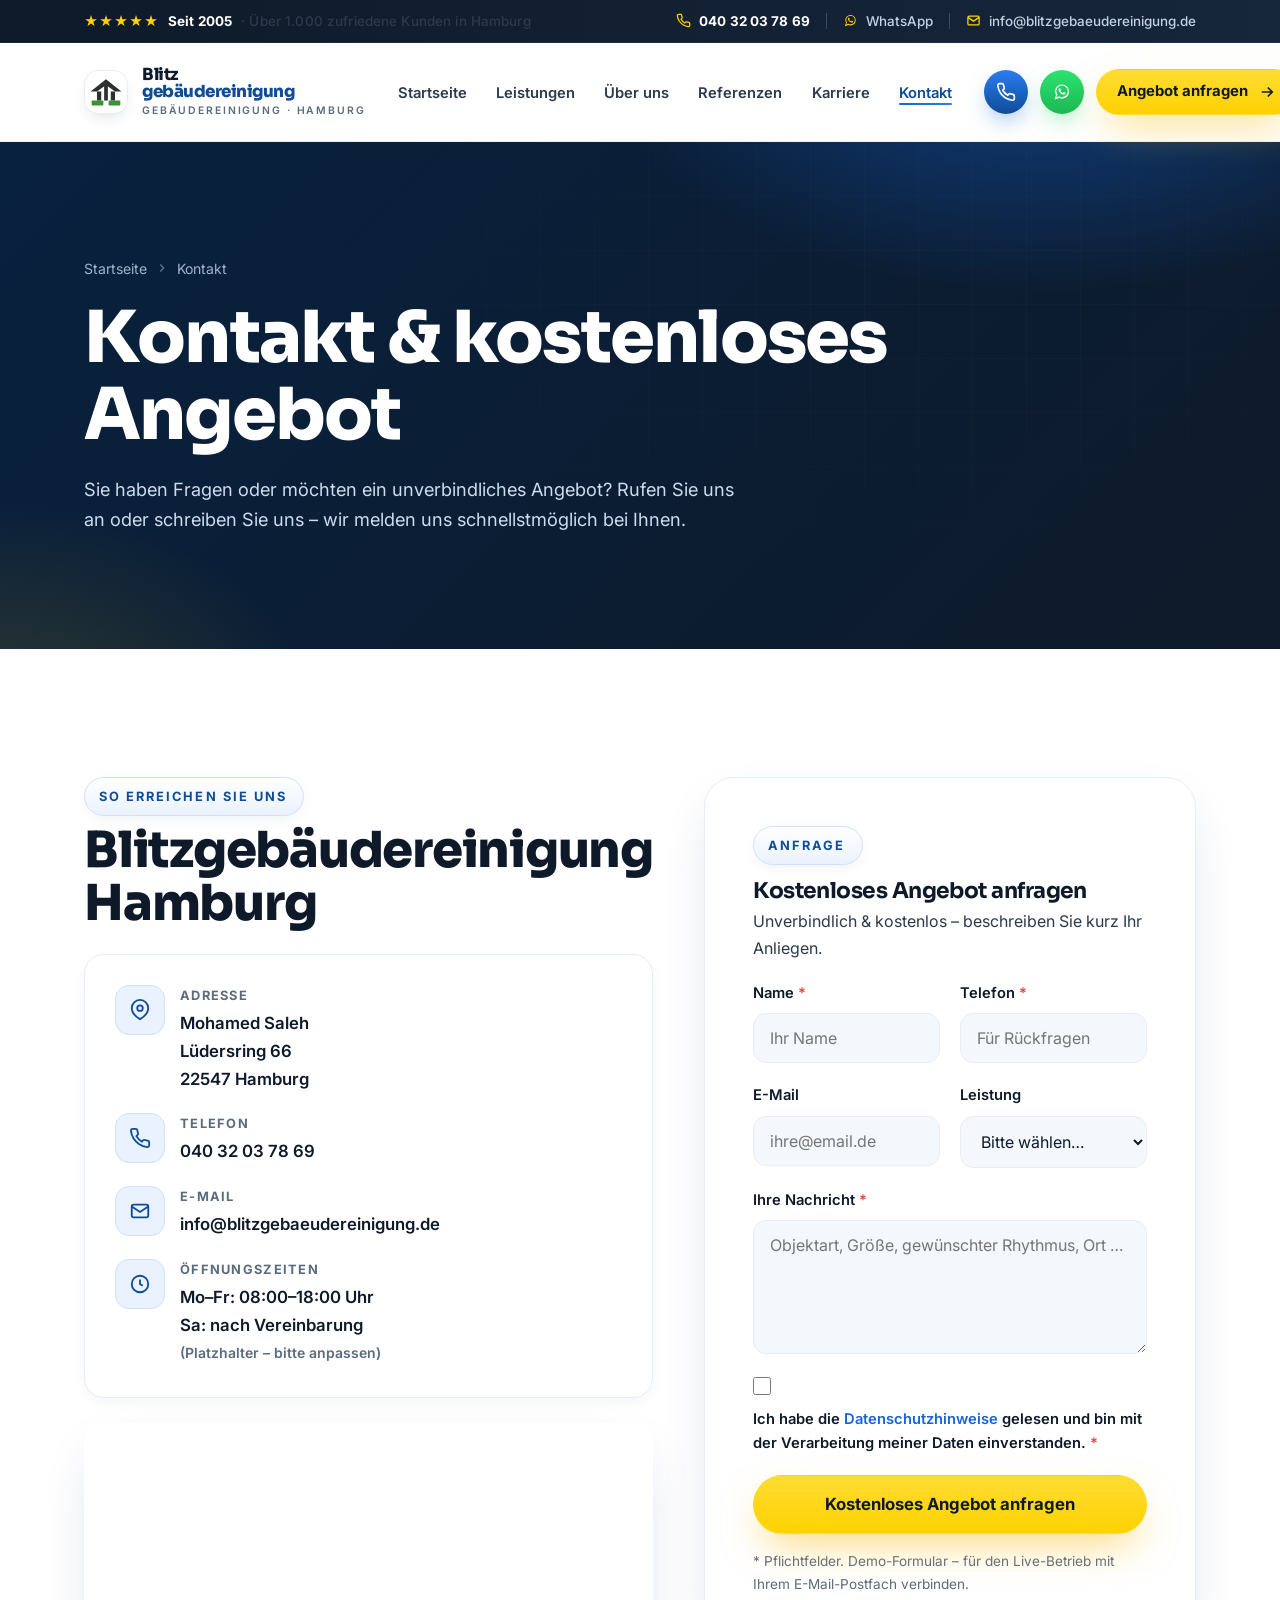
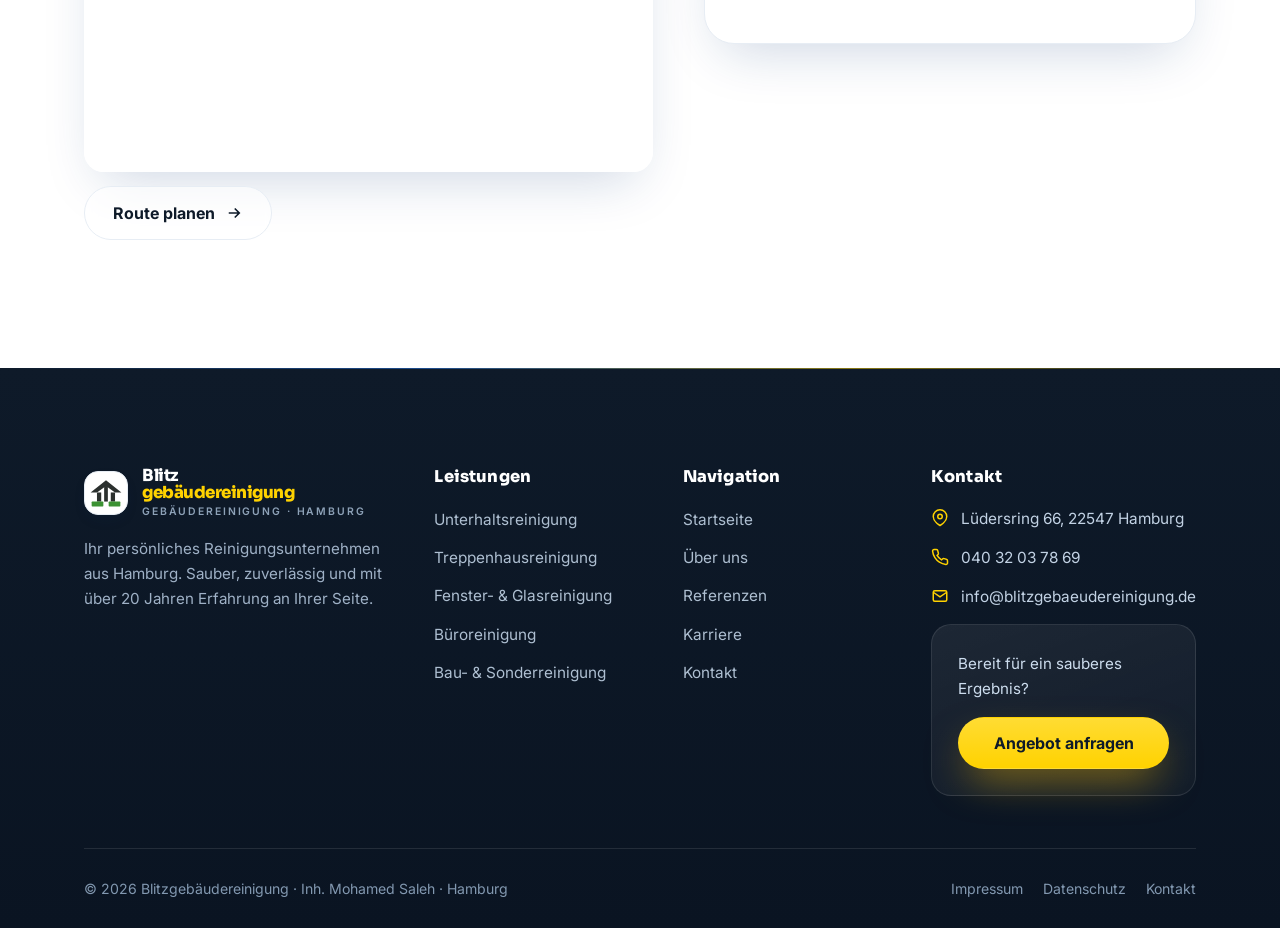
<file: kontakt.html>
<!DOCTYPE html>
<html lang="de">
<head>
  <meta charset="UTF-8" />
  <meta name="viewport" content="width=device-width, initial-scale=1.0" />
  <title>Kontakt | Blitzgebäudereinigung Hamburg – Lüdersring 66, kostenloses Angebot</title>
  <meta name="description" content="Kontaktieren Sie die Blitzgebäudereinigung Hamburg: Lüdersring 66, 22547 Hamburg. Telefon, E-Mail, Öffnungszeiten und Anfahrt. Jetzt kostenloses Angebot anfragen." />
  <meta name="theme-color" content="#0f4c97" />
  <link rel="preconnect" href="https://fonts.googleapis.com" />
  <link rel="preconnect" href="https://fonts.gstatic.com" crossorigin />
  <link href="https://fonts.googleapis.com/css2?family=Inter:wght@400;500;600;700;800&family=Sora:wght@600;700;800&display=swap" rel="stylesheet" />
  <link rel="stylesheet" href="assets/css/style.css" />
  <link rel="icon" type="image/svg+xml" href="assets/img/favicon.svg" />
  <link rel="apple-touch-icon" href="assets/img/apple-touch-icon.png" />
</head>
<body>

  <!-- ============ TOP UTILITY BAR ============ -->
  <div class="topbar">
    <div class="container">
      <div class="topbar__inner">
        <p class="topbar__usp"><span class="stars" aria-hidden="true">★★★★★</span> <b>Seit 2005</b> · Über 1.000 zufriedene Kunden in Hamburg</p>
        <div class="topbar__links">
          <a class="topbar__phone" href="tel:+494032037869"><svg viewBox="0 0 24 24" fill="none" stroke="currentColor" stroke-width="2"><path d="M22 16.92v3a2 2 0 0 1-2.18 2 19.79 19.79 0 0 1-8.63-3.07 19.5 19.5 0 0 1-6-6 19.79 19.79 0 0 1-3.07-8.67A2 2 0 0 1 4.11 2h3a2 2 0 0 1 2 1.72c.13.96.36 1.9.7 2.81a2 2 0 0 1-.45 2.11L8.09 9.91a16 16 0 0 0 6 6l1.27-1.27a2 2 0 0 1 2.11-.45c.91.34 1.85.57 2.81.7A2 2 0 0 1 22 16.92z"/></svg> <b>040 32 03 78 69</b></a>
          <span class="topbar__sep" aria-hidden="true"></span>
          <a class="topbar__wa" href="https://wa.me/494032037869?text=Hallo%20Blitzgeb%C3%A4udereinigung%2C%20ich%20interessiere%20mich%20f%C3%BCr%20ein%20kostenloses%20Angebot." target="_blank" rel="noopener"><svg viewBox="0 0 32 32" fill="currentColor" aria-hidden="true"><path d="M16.04 4C9.93 4 4.98 8.95 4.98 15.06c0 1.95.51 3.86 1.48 5.54L4 28l7.6-2.4a11.04 11.04 0 0 0 4.44.93h.01c6.11 0 11.06-4.95 11.06-11.06C27.1 8.95 22.15 4 16.04 4zm0 20.2c-1.46 0-2.9-.39-4.15-1.13l-.3-.18-4.51 1.42 1.44-4.39-.2-.32a9.13 9.13 0 0 1-1.4-4.84c0-5.05 4.11-9.16 9.17-9.16 2.45 0 4.75.96 6.48 2.69a9.1 9.1 0 0 1 2.68 6.48c0 5.06-4.11 9.16-9.16 9.16zm5.03-6.86c-.28-.14-1.63-.8-1.88-.9-.25-.09-.43-.14-.62.14-.18.27-.71.89-.87 1.07-.16.18-.32.2-.6.07-.28-.14-1.16-.43-2.21-1.36-.82-.73-1.37-1.62-1.53-1.9-.16-.27-.02-.42.12-.56.13-.13.28-.32.41-.48.14-.16.18-.27.28-.46.09-.18.05-.34-.02-.48-.07-.14-.62-1.5-.85-2.05-.22-.53-.45-.46-.62-.47l-.53-.01c-.18 0-.48.07-.73.34-.25.27-.96.94-.96 2.3 0 1.36.98 2.66 1.12 2.85.14.18 1.93 2.95 4.68 4.13.65.28 1.16.45 1.56.58.66.21 1.25.18 1.72.11.52-.08 1.63-.67 1.86-1.31.23-.64.23-1.19.16-1.31-.07-.12-.25-.18-.53-.32z"/></svg> WhatsApp</a>
          <span class="topbar__sep" aria-hidden="true"></span>
          <a href="mailto:info@blitzgebaeudereinigung.de"><svg viewBox="0 0 24 24" fill="none" stroke="currentColor" stroke-width="2"><rect x="3" y="5" width="18" height="14" rx="2"/><path d="m3 7 9 6 9-6"/></svg> info@blitzgebaeudereinigung.de</a>
        </div>
      </div>
    </div>
  </div>

  <!-- ============ HEADER ============ -->
  <header class="site-header" id="siteHeader">
    <div class="container">
      <nav class="nav" aria-label="Hauptnavigation">
        <a href="index.html" class="brand" aria-label="Blitzgebäudereinigung – Startseite">
          <span class="brand__mark" aria-hidden="true"><img class="brand__logo" src="assets/img/logo.svg" alt="" width="34" height="30" /></span>
          <span class="brand__text">Blitz<b>gebäudereinigung</b><small>Gebäudereinigung · Hamburg</small></span>
        </a>
        <ul class="nav__links">
            <li><a href="index.html">Startseite</a></li>
            <li><a href="leistungen.html">Leistungen</a></li>
            <li><a href="ueber-uns.html">Über uns</a></li>
            <li><a href="referenzen.html">Referenzen</a></li>
            <li><a href="karriere.html">Karriere</a></li>
            <li><a href="kontakt.html" aria-current="page">Kontakt</a></li>
                    <li class="nav__contact-item"><a href="tel:+494032037869"><svg viewBox="0 0 24 24" fill="none" stroke="currentColor" stroke-width="2"><path d="M22 16.92v3a2 2 0 0 1-2.18 2 19.79 19.79 0 0 1-8.63-3.07 19.5 19.5 0 0 1-6-6 19.79 19.79 0 0 1-3.07-8.67A2 2 0 0 1 4.11 2h3a2 2 0 0 1 2 1.72c.13.96.36 1.9.7 2.81a2 2 0 0 1-.45 2.11L8.09 9.91a16 16 0 0 0 6 6l1.27-1.27a2 2 0 0 1 2.11-.45c.91.34 1.85.57 2.81.7A2 2 0 0 1 22 16.92z"/></svg> 040 32 03 78 69</a></li>
        </ul>
        <div class="nav__cta">
          <a href="tel:+494032037869" class="iconbtn iconbtn--phone" data-tip="040 32 03 78 69" aria-label="Anrufen: 040 32 03 78 69"><svg viewBox="0 0 24 24" fill="none" stroke="currentColor" stroke-width="2"><path d="M22 16.92v3a2 2 0 0 1-2.18 2 19.79 19.79 0 0 1-8.63-3.07 19.5 19.5 0 0 1-6-6 19.79 19.79 0 0 1-3.07-8.67A2 2 0 0 1 4.11 2h3a2 2 0 0 1 2 1.72c.13.96.36 1.9.7 2.81a2 2 0 0 1-.45 2.11L8.09 9.91a16 16 0 0 0 6 6l1.27-1.27a2 2 0 0 1 2.11-.45c.91.34 1.85.57 2.81.7A2 2 0 0 1 22 16.92z"/></svg></a>
          <a href="https://wa.me/494032037869?text=Hallo%20Blitzgeb%C3%A4udereinigung%2C%20ich%20interessiere%20mich%20f%C3%BCr%20ein%20kostenloses%20Angebot." target="_blank" rel="noopener" class="iconbtn iconbtn--wa" data-tip="Per WhatsApp" aria-label="Per WhatsApp anfragen"><svg viewBox="0 0 32 32" fill="currentColor" aria-hidden="true"><path d="M16.04 4C9.93 4 4.98 8.95 4.98 15.06c0 1.95.51 3.86 1.48 5.54L4 28l7.6-2.4a11.04 11.04 0 0 0 4.44.93h.01c6.11 0 11.06-4.95 11.06-11.06C27.1 8.95 22.15 4 16.04 4zm0 20.2c-1.46 0-2.9-.39-4.15-1.13l-.3-.18-4.51 1.42 1.44-4.39-.2-.32a9.13 9.13 0 0 1-1.4-4.84c0-5.05 4.11-9.16 9.17-9.16 2.45 0 4.75.96 6.48 2.69a9.1 9.1 0 0 1 2.68 6.48c0 5.06-4.11 9.16-9.16 9.16zm5.03-6.86c-.28-.14-1.63-.8-1.88-.9-.25-.09-.43-.14-.62.14-.18.27-.71.89-.87 1.07-.16.18-.32.2-.6.07-.28-.14-1.16-.43-2.21-1.36-.82-.73-1.37-1.62-1.53-1.9-.16-.27-.02-.42.12-.56.13-.13.28-.32.41-.48.14-.16.18-.27.28-.46.09-.18.05-.34-.02-.48-.07-.14-.62-1.5-.85-2.05-.22-.53-.45-.46-.62-.47l-.53-.01c-.18 0-.48.07-.73.34-.25.27-.96.94-.96 2.3 0 1.36.98 2.66 1.12 2.85.14.18 1.93 2.95 4.68 4.13.65.28 1.16.45 1.56.58.66.21 1.25.18 1.72.11.52-.08 1.63-.67 1.86-1.31.23-.64.23-1.19.16-1.31-.07-.12-.25-.18-.53-.32z"/></svg></a>
          <a href="kontakt.html" class="btn btn--primary">Angebot anfragen <svg viewBox="0 0 24 24" fill="none" stroke="currentColor" stroke-width="2.2"><path d="M5 12h14M13 6l6 6-6 6"/></svg></a>
          <button class="nav__toggle" aria-label="Menü öffnen" aria-expanded="false"><span></span></button>
        </div>
      </nav>
    </div>
  </header>

  <main>
    <section class="pagehero">
      <div class="container">
        <div class="crumbs reveal"><a href="index.html">Startseite</a> <svg viewBox="0 0 24 24" fill="none" stroke="currentColor" stroke-width="2"><path d="m9 18 6-6-6-6"/></svg> <span>Kontakt</span></div>
        <h1 class="reveal d1">Kontakt &amp; kostenloses Angebot</h1>
        <p class="reveal d2">Sie haben Fragen oder möchten ein unverbindliches Angebot? Rufen Sie uns an oder schreiben Sie uns – wir melden uns schnellstmöglich bei Ihnen.</p>
      </div>
    </section>

    <section class="section" id="anfrage">
      <div class="container">
        <div class="contact-grid">
          <!-- Infos -->
          <div class="reveal">
            <span class="eyebrow">So erreichen Sie uns</span>
            <h2 style="margin-top:8px">Blitzgebäudereinigung Hamburg</h2>
            <div class="infocard" style="margin-top:24px">
              <div class="infoitem"><span class="ic"><svg viewBox="0 0 24 24" fill="none" stroke="currentColor" stroke-width="2"><path d="M21 10c0 7-9 12-9 12S3 17 3 10a9 9 0 0 1 18 0z"/><circle cx="12" cy="10" r="3"/></svg></span><div><b>Adresse</b><span>Mohamed Saleh<br>Lüdersring 66<br>22547 Hamburg</span></div></div>
              <div class="infoitem"><span class="ic"><svg viewBox="0 0 24 24" fill="none" stroke="currentColor" stroke-width="2"><path d="M22 16.92v3a2 2 0 0 1-2.18 2 19.79 19.79 0 0 1-8.63-3.07 19.5 19.5 0 0 1-6-6 19.79 19.79 0 0 1-3.07-8.67A2 2 0 0 1 4.11 2h3a2 2 0 0 1 2 1.72c.13.96.36 1.9.7 2.81a2 2 0 0 1-.45 2.11L8.09 9.91a16 16 0 0 0 6 6l1.27-1.27a2 2 0 0 1 2.11-.45c.91.34 1.85.57 2.81.7A2 2 0 0 1 22 16.92z"/></svg></span><div><b>Telefon</b><a href="tel:+494032037869">040 32 03 78 69</a></div></div>
              <div class="infoitem"><span class="ic"><svg viewBox="0 0 24 24" fill="none" stroke="currentColor" stroke-width="2"><rect x="3" y="5" width="18" height="14" rx="2"/><path d="m3 7 9 6 9-6"/></svg></span><div><b>E-Mail</b><a href="mailto:info@blitzgebaeudereinigung.de">info@blitzgebaeudereinigung.de</a></div></div>
              <div class="infoitem"><span class="ic"><svg viewBox="0 0 24 24" fill="none" stroke="currentColor" stroke-width="2"><circle cx="12" cy="12" r="9"/><path d="M12 7v5l3 2"/></svg></span><div><b>Öffnungszeiten</b><span>Mo–Fr: 08:00–18:00 Uhr<br>Sa: nach Vereinbarung<br><small style="color:var(--slate)">(Platzhalter – bitte anpassen)</small></span></div></div>
            </div>
            <div class="map reveal" style="margin-top:24px">
              <iframe
                title="Standort Blitzgebäudereinigung – Lüdersring 66, 22547 Hamburg"
                src="https://www.google.com/maps?q=L%C3%BCdersring%2066,%2022547%20Hamburg&output=embed"
                loading="lazy" referrerpolicy="no-referrer-when-downgrade" allowfullscreen></iframe>
            </div>
            <p style="margin-top:14px"><a class="btn btn--ghost" href="https://www.google.com/maps/dir/?api=1&destination=L%C3%BCdersring+66,+22547+Hamburg" target="_blank" rel="noopener">Route planen
              <svg viewBox="0 0 24 24" fill="none" stroke="currentColor" stroke-width="2.2"><path d="M5 12h14M13 6l6 6-6 6"/></svg></a></p>
          </div>

          <!-- Formular -->
          <form class="form reveal d1" data-demo>
            <div class="form__success"><svg viewBox="0 0 24 24" fill="none" stroke="currentColor" stroke-width="2.4"><path d="M20 6 9 17l-5-5"/></svg> Vielen Dank! Ihre Anfrage ist eingegangen – wir melden uns in Kürze.</div>
            <span class="eyebrow">Anfrage</span>
            <h3 style="margin:14px 0 6px">Kostenloses Angebot anfragen</h3>
            <p style="margin-bottom:20px">Unverbindlich &amp; kostenlos – beschreiben Sie kurz Ihr Anliegen.</p>
            <div class="form__grid">
              <div class="field"><label for="c-name">Name <span class="req">*</span></label><input id="c-name" name="name" type="text" required placeholder="Ihr Name" /></div>
              <div class="field"><label for="c-phone">Telefon <span class="req">*</span></label><input id="c-phone" name="phone" type="tel" required placeholder="Für Rückfragen" /></div>
              <div class="field"><label for="c-mail">E-Mail</label><input id="c-mail" name="email" type="email" placeholder="ihre@email.de" /></div>
              <div class="field"><label for="c-service">Leistung</label>
                <select id="c-service" name="service">
                  <option value="">Bitte wählen…</option>
                  <option>Unterhalts-/Regelmäßige Reinigung</option>
                  <option>Treppenhausreinigung</option>
                  <option>Fenster- &amp; Glasreinigung</option>
                  <option>Büroreinigung</option>
                  <option>Wohnungs-/Hausreinigung</option>
                  <option>Bau-/Sonderreinigung</option>
                  <option>Sonstiges</option>
                </select>
              </div>
              <div class="field full"><label for="c-msg">Ihre Nachricht <span class="req">*</span></label><textarea id="c-msg" name="message" required placeholder="Objektart, Größe, gewünschter Rhythmus, Ort …"></textarea></div>
              <div class="field full form__consent"><input id="c-consent" type="checkbox" required /><label for="c-consent">Ich habe die <a href="datenschutz.html" class="text-blue">Datenschutzhinweise</a> gelesen und bin mit der Verarbeitung meiner Daten einverstanden. <span class="req">*</span></label></div>
              <div class="field full"><button type="submit" class="btn btn--primary btn--lg btn--block">Kostenloses Angebot anfragen</button></div>
            </div>
            <p class="form__note">* Pflichtfelder. Demo-Formular – für den Live-Betrieb mit Ihrem E-Mail-Postfach verbinden.</p>
          </form>
        </div>
      </div>
    </section>
  </main>

  <footer class="footer">
    <div class="container">
      <div class="footer__top">
        <div>
          <a href="index.html" class="brand"><span class="brand__mark" aria-hidden="true"><img class="brand__logo" src="assets/img/logo.svg" alt="" width="34" height="30" /></span><span class="brand__text">Blitz<b>gebäudereinigung</b><small>Gebäudereinigung · Hamburg</small></span></a>
          <p style="margin-top:8px">Ihr persönliches Reinigungsunternehmen aus Hamburg. Sauber, zuverlässig und mit über 20 Jahren Erfahrung an Ihrer Seite.</p>
        </div>
        <div><h4>Leistungen</h4><ul class="footer__links"><li><a href="leistungen.html">Unterhaltsreinigung</a></li><li><a href="leistungen.html">Treppenhausreinigung</a></li><li><a href="leistungen.html">Fenster- &amp; Glasreinigung</a></li><li><a href="leistungen.html">Büroreinigung</a></li><li><a href="leistungen.html">Bau- &amp; Sonderreinigung</a></li></ul></div>
        <div><h4>Navigation</h4><ul class="footer__links"><li><a href="index.html">Startseite</a></li><li><a href="ueber-uns.html">Über uns</a></li><li><a href="referenzen.html">Referenzen</a></li><li><a href="karriere.html">Karriere</a></li><li><a href="kontakt.html">Kontakt</a></li></ul></div>
        <div>
          <h4>Kontakt</h4>
          <ul class="footer__contact">
            <li><svg viewBox="0 0 24 24" fill="none" stroke="currentColor" stroke-width="2"><path d="M21 10c0 7-9 12-9 12S3 17 3 10a9 9 0 0 1 18 0z"/><circle cx="12" cy="10" r="3"/></svg> Lüdersring 66, 22547 Hamburg</li>
            <li><svg viewBox="0 0 24 24" fill="none" stroke="currentColor" stroke-width="2"><path d="M22 16.92v3a2 2 0 0 1-2.18 2 19.79 19.79 0 0 1-8.63-3.07 19.5 19.5 0 0 1-6-6 19.79 19.79 0 0 1-3.07-8.67A2 2 0 0 1 4.11 2h3a2 2 0 0 1 2 1.72c.13.96.36 1.9.7 2.81a2 2 0 0 1-.45 2.11L8.09 9.91a16 16 0 0 0 6 6l1.27-1.27a2 2 0 0 1 2.11-.45c.91.34 1.85.57 2.81.7A2 2 0 0 1 22 16.92z"/></svg> 040 32 03 78 69</li>
            <li><svg viewBox="0 0 24 24" fill="none" stroke="currentColor" stroke-width="2"><rect x="3" y="5" width="18" height="14" rx="2"/><path d="m3 7 9 6 9-6"/></svg> info@blitzgebaeudereinigung.de</li>
          </ul>
          <div class="footer__cta" style="margin-top:8px"><p>Bereit für ein sauberes Ergebnis?</p><a href="#anfrage" class="btn btn--primary btn--block">Angebot anfragen</a></div>
        </div>
      </div>
      <div class="footer__bottom">
        <span>© <span data-year>2026</span> Blitzgebäudereinigung · Inh. Mohamed Saleh · Hamburg</span>
        <div class="legal"><a href="impressum.html">Impressum</a><a href="datenschutz.html">Datenschutz</a><a href="kontakt.html">Kontakt</a></div>
      </div>
    </div>
  </footer>

  <div class="float-cta">
    <a href="tel:+494032037869" class="btn btn--ghost" style="background:#fff">Anrufen</a>
    <a href="#anfrage" class="btn btn--primary">Angebot anfragen</a>
  </div>

  <!-- Schwebender WhatsApp-Button -->
  <a class="wa-fab" href="https://wa.me/494032037869?text=Hallo%20Blitzgeb%C3%A4udereinigung%2C%20ich%20interessiere%20mich%20f%C3%BCr%20ein%20kostenloses%20Angebot." target="_blank" rel="noopener" aria-label="Jetzt per WhatsApp anfragen">
    <span class="wa-fab__ic"><svg viewBox="0 0 32 32" fill="currentColor" aria-hidden="true"><path d="M16.04 4C9.93 4 4.98 8.95 4.98 15.06c0 1.95.51 3.86 1.48 5.54L4 28l7.6-2.4a11.04 11.04 0 0 0 4.44.93h.01c6.11 0 11.06-4.95 11.06-11.06C27.1 8.95 22.15 4 16.04 4zm0 20.2c-1.46 0-2.9-.39-4.15-1.13l-.3-.18-4.51 1.42 1.44-4.39-.2-.32a9.13 9.13 0 0 1-1.4-4.84c0-5.05 4.11-9.16 9.17-9.16 2.45 0 4.75.96 6.48 2.69a9.1 9.1 0 0 1 2.68 6.48c0 5.06-4.11 9.16-9.16 9.16zm5.03-6.86c-.28-.14-1.63-.8-1.88-.9-.25-.09-.43-.14-.62.14-.18.27-.71.89-.87 1.07-.16.18-.32.2-.6.07-.28-.14-1.16-.43-2.21-1.36-.82-.73-1.37-1.62-1.53-1.9-.16-.27-.02-.42.12-.56.13-.13.28-.32.41-.48.14-.16.18-.27.28-.46.09-.18.05-.34-.02-.48-.07-.14-.62-1.5-.85-2.05-.22-.53-.45-.46-.62-.47l-.53-.01c-.18 0-.48.07-.73.34-.25.27-.96.94-.96 2.3 0 1.36.98 2.66 1.12 2.85.14.18 1.93 2.95 4.68 4.13.65.28 1.16.45 1.56.58.66.21 1.25.18 1.72.11.52-.08 1.63-.67 1.86-1.31.23-.64.23-1.19.16-1.31-.07-.12-.25-.18-.53-.32z"/></svg></span>
    <span class="wa-fab__label">Jetzt per WhatsApp anfragen</span>
  </a>

  <script src="assets/js/main.js"></script>
</body>
</html>
</file>
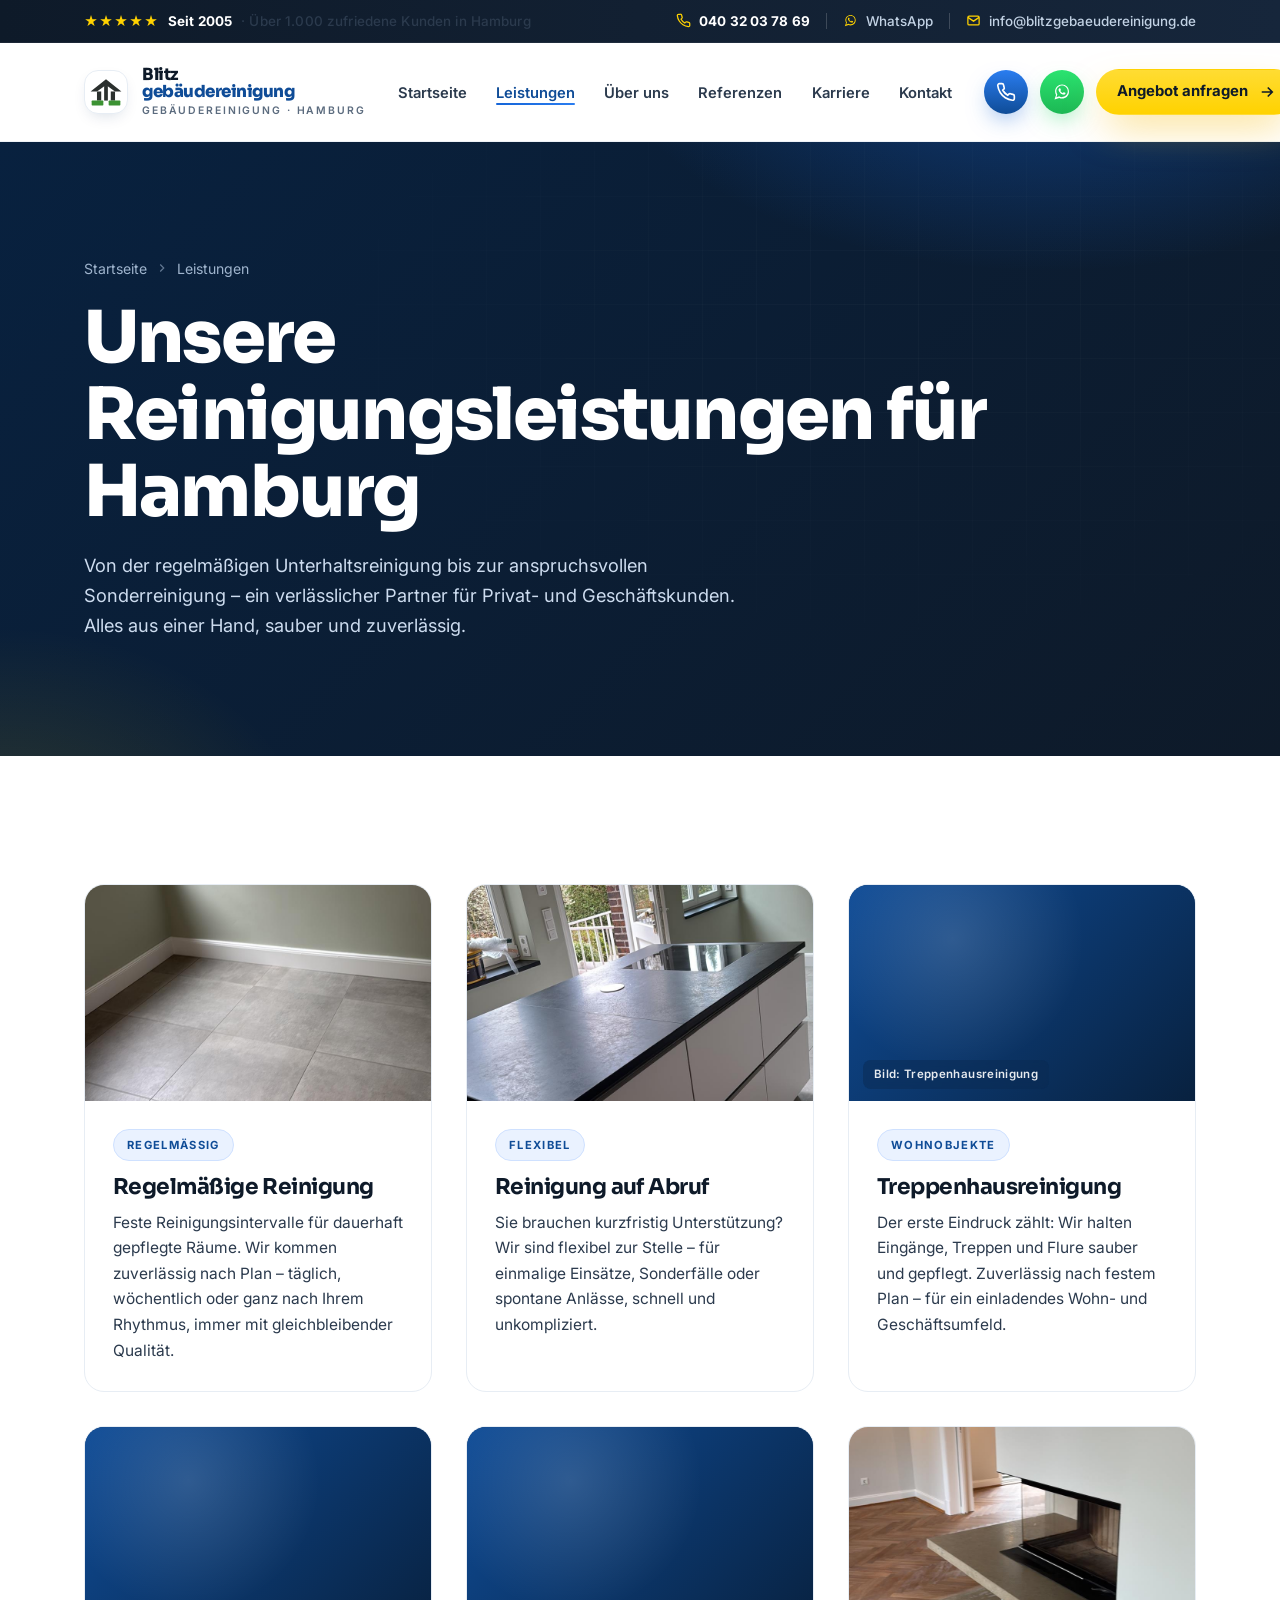
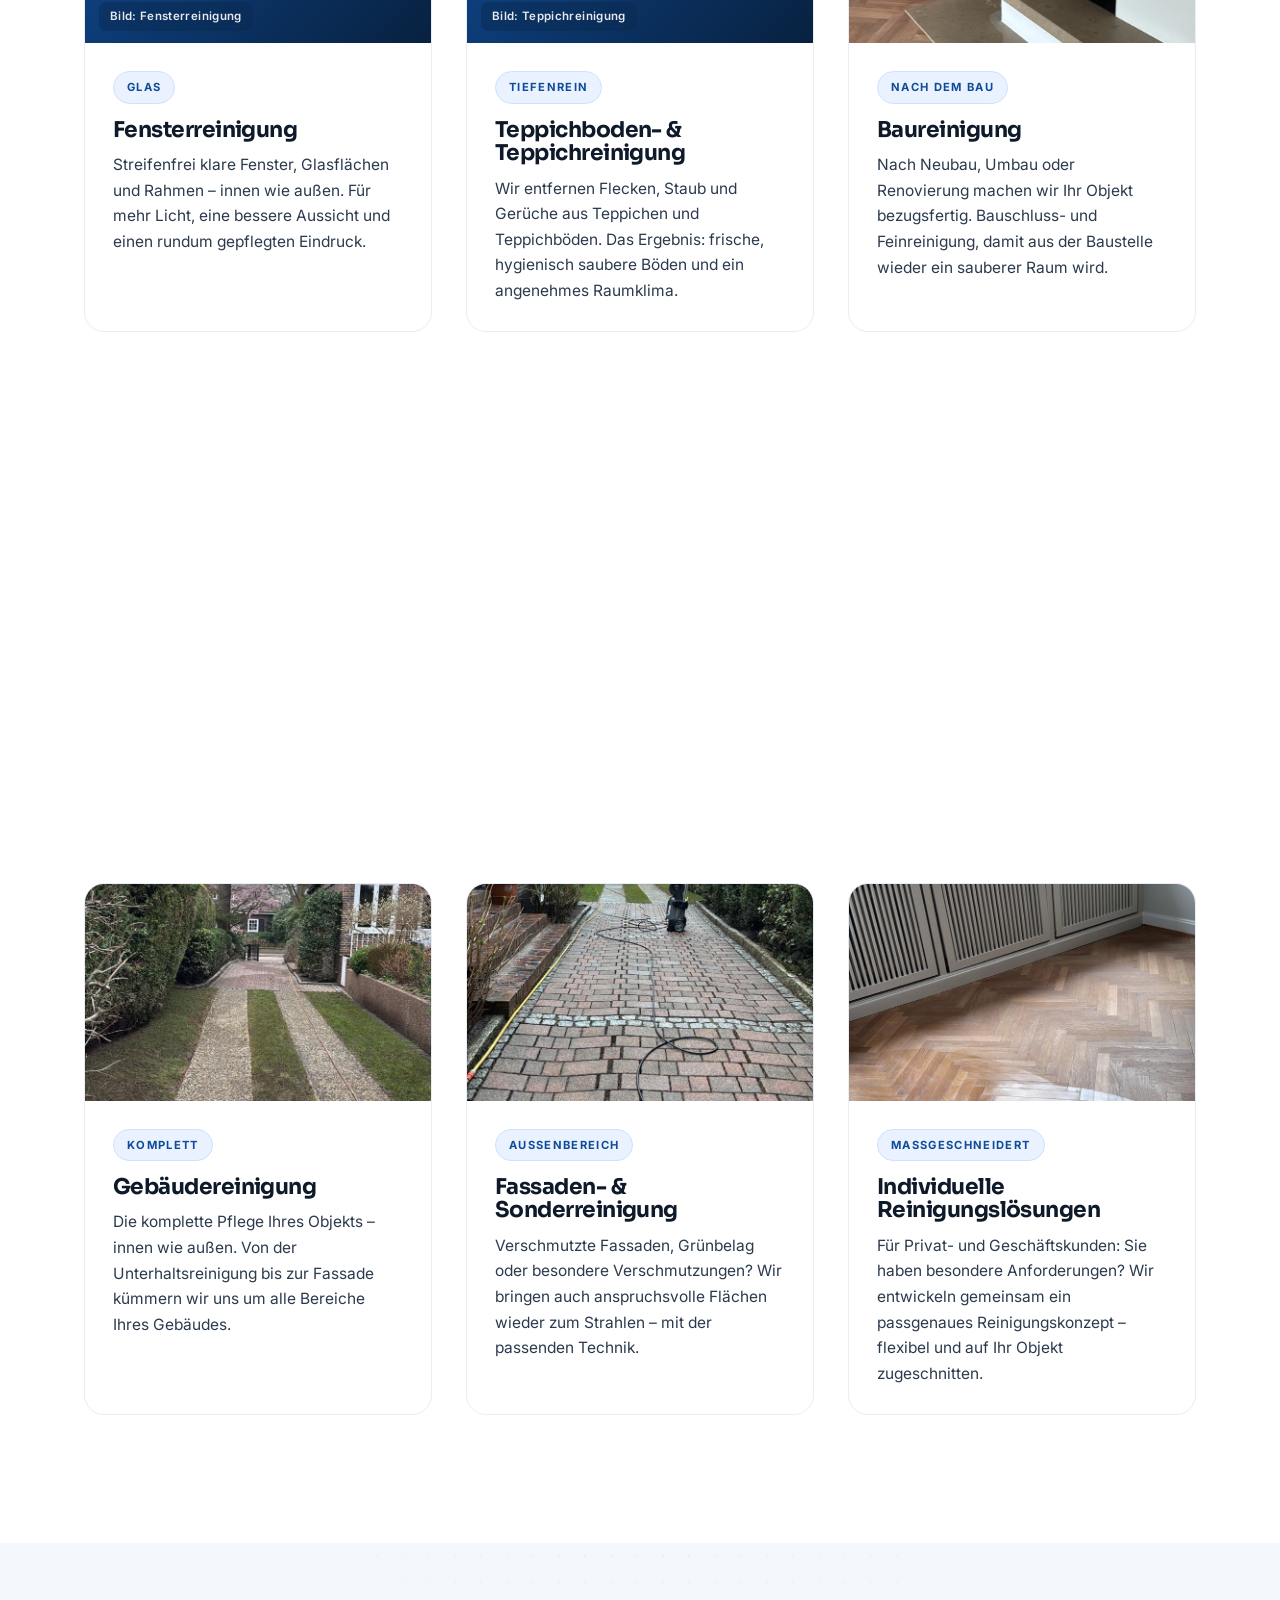
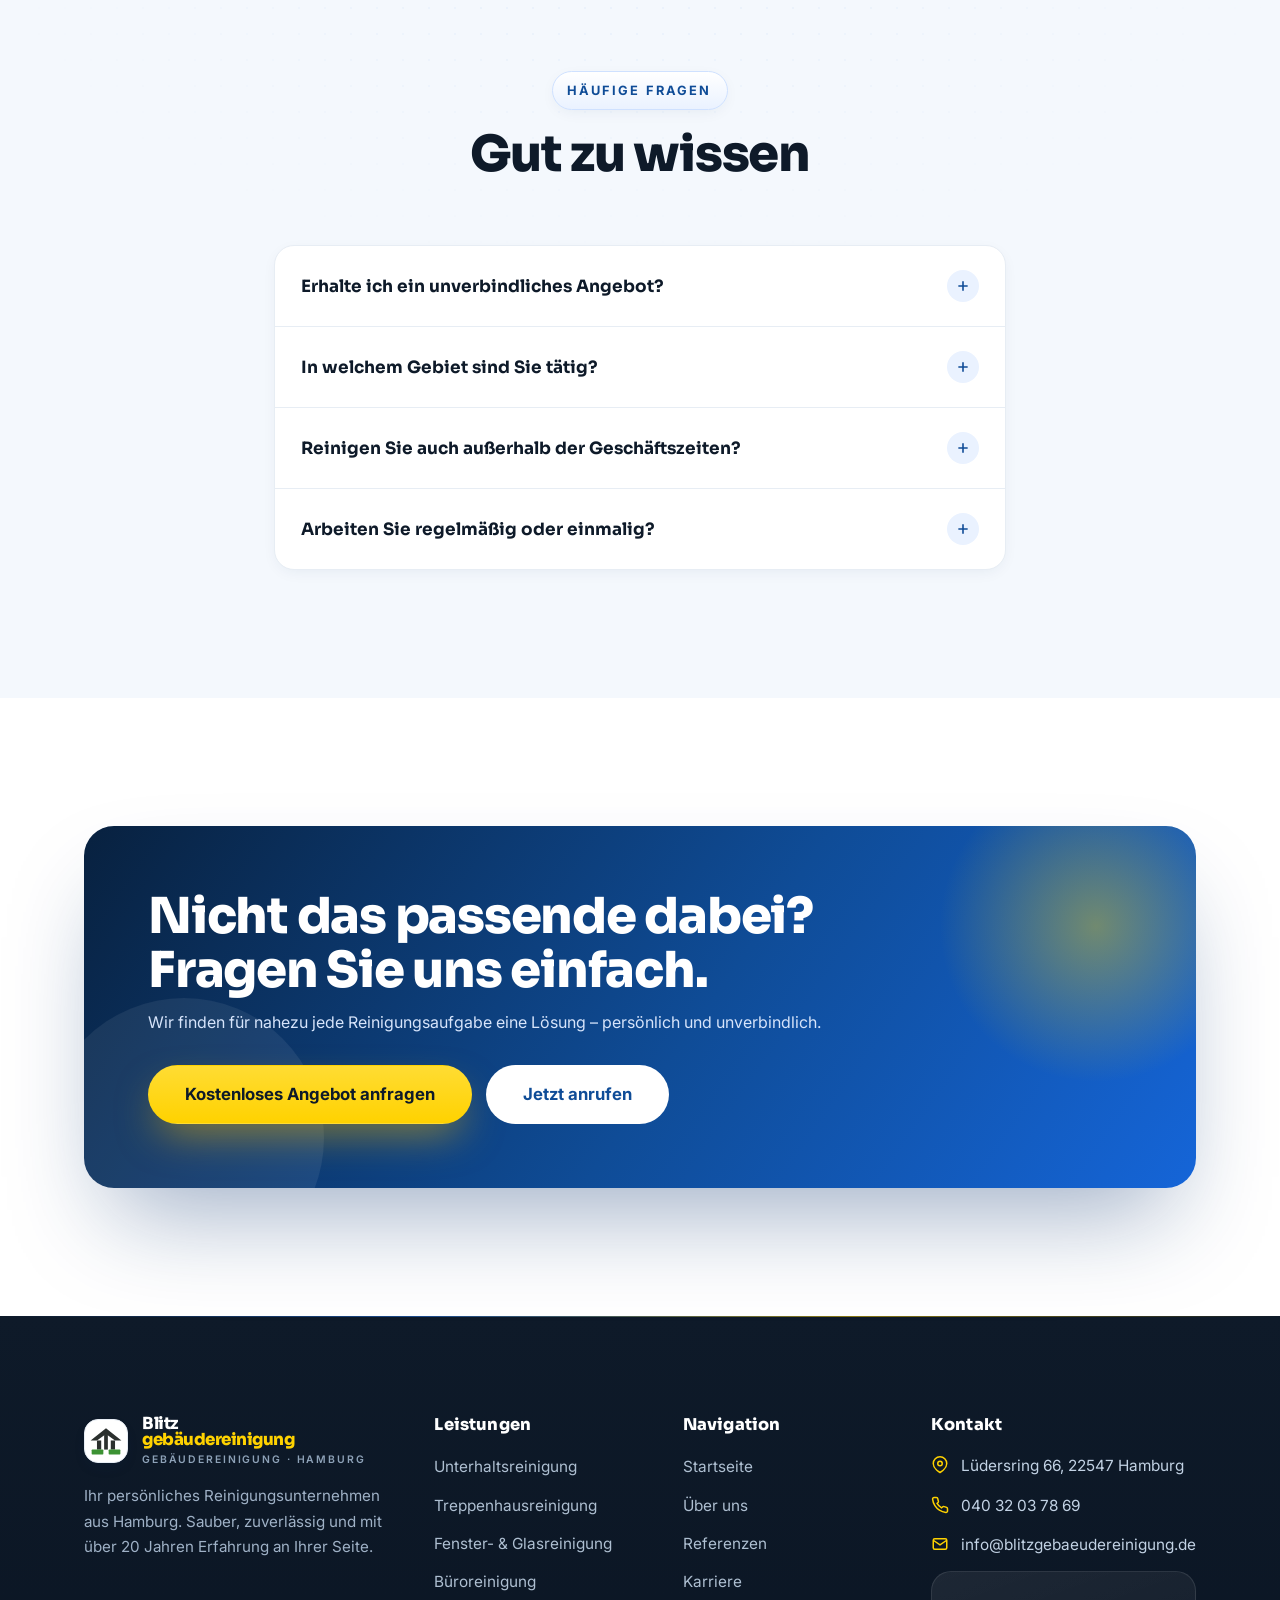
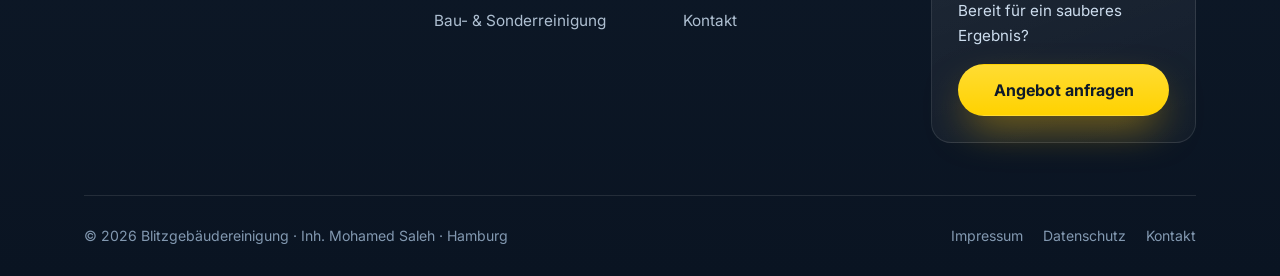
<file: leistungen.html>
<!DOCTYPE html>
<html lang="de">
<head>
  <meta charset="UTF-8" />
  <meta name="viewport" content="width=device-width, initial-scale=1.0" />
  <title>Leistungen | Blitzgebäudereinigung Hamburg – Büro, Treppenhaus, Fenster &amp; mehr</title>
  <meta name="description" content="Unsere Reinigungsleistungen in Hamburg: Unterhaltsreinigung, Treppenhaus-, Fenster-, Büro-, Wohnungs-, Bau- und Sonderreinigung. Professionell und zuverlässig. Jetzt Angebot anfragen." />
  <meta name="theme-color" content="#0f4c97" />
  <link rel="preconnect" href="https://fonts.googleapis.com" />
  <link rel="preconnect" href="https://fonts.gstatic.com" crossorigin />
  <link href="https://fonts.googleapis.com/css2?family=Inter:wght@400;500;600;700;800&family=Sora:wght@600;700;800&display=swap" rel="stylesheet" />
  <link rel="stylesheet" href="assets/css/style.css" />
  <link rel="icon" type="image/svg+xml" href="assets/img/favicon.svg" />
  <link rel="apple-touch-icon" href="assets/img/apple-touch-icon.png" />
</head>
<body>

  <!-- ============ TOP UTILITY BAR ============ -->
  <div class="topbar">
    <div class="container">
      <div class="topbar__inner">
        <p class="topbar__usp"><span class="stars" aria-hidden="true">★★★★★</span> <b>Seit 2005</b> · Über 1.000 zufriedene Kunden in Hamburg</p>
        <div class="topbar__links">
          <a class="topbar__phone" href="tel:+494032037869"><svg viewBox="0 0 24 24" fill="none" stroke="currentColor" stroke-width="2"><path d="M22 16.92v3a2 2 0 0 1-2.18 2 19.79 19.79 0 0 1-8.63-3.07 19.5 19.5 0 0 1-6-6 19.79 19.79 0 0 1-3.07-8.67A2 2 0 0 1 4.11 2h3a2 2 0 0 1 2 1.72c.13.96.36 1.9.7 2.81a2 2 0 0 1-.45 2.11L8.09 9.91a16 16 0 0 0 6 6l1.27-1.27a2 2 0 0 1 2.11-.45c.91.34 1.85.57 2.81.7A2 2 0 0 1 22 16.92z"/></svg> <b>040 32 03 78 69</b></a>
          <span class="topbar__sep" aria-hidden="true"></span>
          <a class="topbar__wa" href="https://wa.me/494032037869?text=Hallo%20Blitzgeb%C3%A4udereinigung%2C%20ich%20interessiere%20mich%20f%C3%BCr%20ein%20kostenloses%20Angebot." target="_blank" rel="noopener"><svg viewBox="0 0 32 32" fill="currentColor" aria-hidden="true"><path d="M16.04 4C9.93 4 4.98 8.95 4.98 15.06c0 1.95.51 3.86 1.48 5.54L4 28l7.6-2.4a11.04 11.04 0 0 0 4.44.93h.01c6.11 0 11.06-4.95 11.06-11.06C27.1 8.95 22.15 4 16.04 4zm0 20.2c-1.46 0-2.9-.39-4.15-1.13l-.3-.18-4.51 1.42 1.44-4.39-.2-.32a9.13 9.13 0 0 1-1.4-4.84c0-5.05 4.11-9.16 9.17-9.16 2.45 0 4.75.96 6.48 2.69a9.1 9.1 0 0 1 2.68 6.48c0 5.06-4.11 9.16-9.16 9.16zm5.03-6.86c-.28-.14-1.63-.8-1.88-.9-.25-.09-.43-.14-.62.14-.18.27-.71.89-.87 1.07-.16.18-.32.2-.6.07-.28-.14-1.16-.43-2.21-1.36-.82-.73-1.37-1.62-1.53-1.9-.16-.27-.02-.42.12-.56.13-.13.28-.32.41-.48.14-.16.18-.27.28-.46.09-.18.05-.34-.02-.48-.07-.14-.62-1.5-.85-2.05-.22-.53-.45-.46-.62-.47l-.53-.01c-.18 0-.48.07-.73.34-.25.27-.96.94-.96 2.3 0 1.36.98 2.66 1.12 2.85.14.18 1.93 2.95 4.68 4.13.65.28 1.16.45 1.56.58.66.21 1.25.18 1.72.11.52-.08 1.63-.67 1.86-1.31.23-.64.23-1.19.16-1.31-.07-.12-.25-.18-.53-.32z"/></svg> WhatsApp</a>
          <span class="topbar__sep" aria-hidden="true"></span>
          <a href="mailto:info@blitzgebaeudereinigung.de"><svg viewBox="0 0 24 24" fill="none" stroke="currentColor" stroke-width="2"><rect x="3" y="5" width="18" height="14" rx="2"/><path d="m3 7 9 6 9-6"/></svg> info@blitzgebaeudereinigung.de</a>
        </div>
      </div>
    </div>
  </div>

  <!-- ============ HEADER ============ -->
  <header class="site-header" id="siteHeader">
    <div class="container">
      <nav class="nav" aria-label="Hauptnavigation">
        <a href="index.html" class="brand" aria-label="Blitzgebäudereinigung – Startseite">
          <span class="brand__mark" aria-hidden="true"><img class="brand__logo" src="assets/img/logo.svg" alt="" width="34" height="30" /></span>
          <span class="brand__text">Blitz<b>gebäudereinigung</b><small>Gebäudereinigung · Hamburg</small></span>
        </a>
        <ul class="nav__links">
            <li><a href="index.html">Startseite</a></li>
            <li><a href="leistungen.html" aria-current="page">Leistungen</a></li>
            <li><a href="ueber-uns.html">Über uns</a></li>
            <li><a href="referenzen.html">Referenzen</a></li>
            <li><a href="karriere.html">Karriere</a></li>
            <li><a href="kontakt.html">Kontakt</a></li>
                    <li class="nav__contact-item"><a href="tel:+494032037869"><svg viewBox="0 0 24 24" fill="none" stroke="currentColor" stroke-width="2"><path d="M22 16.92v3a2 2 0 0 1-2.18 2 19.79 19.79 0 0 1-8.63-3.07 19.5 19.5 0 0 1-6-6 19.79 19.79 0 0 1-3.07-8.67A2 2 0 0 1 4.11 2h3a2 2 0 0 1 2 1.72c.13.96.36 1.9.7 2.81a2 2 0 0 1-.45 2.11L8.09 9.91a16 16 0 0 0 6 6l1.27-1.27a2 2 0 0 1 2.11-.45c.91.34 1.85.57 2.81.7A2 2 0 0 1 22 16.92z"/></svg> 040 32 03 78 69</a></li>
        </ul>
        <div class="nav__cta">
          <a href="tel:+494032037869" class="iconbtn iconbtn--phone" data-tip="040 32 03 78 69" aria-label="Anrufen: 040 32 03 78 69"><svg viewBox="0 0 24 24" fill="none" stroke="currentColor" stroke-width="2"><path d="M22 16.92v3a2 2 0 0 1-2.18 2 19.79 19.79 0 0 1-8.63-3.07 19.5 19.5 0 0 1-6-6 19.79 19.79 0 0 1-3.07-8.67A2 2 0 0 1 4.11 2h3a2 2 0 0 1 2 1.72c.13.96.36 1.9.7 2.81a2 2 0 0 1-.45 2.11L8.09 9.91a16 16 0 0 0 6 6l1.27-1.27a2 2 0 0 1 2.11-.45c.91.34 1.85.57 2.81.7A2 2 0 0 1 22 16.92z"/></svg></a>
          <a href="https://wa.me/494032037869?text=Hallo%20Blitzgeb%C3%A4udereinigung%2C%20ich%20interessiere%20mich%20f%C3%BCr%20ein%20kostenloses%20Angebot." target="_blank" rel="noopener" class="iconbtn iconbtn--wa" data-tip="Per WhatsApp" aria-label="Per WhatsApp anfragen"><svg viewBox="0 0 32 32" fill="currentColor" aria-hidden="true"><path d="M16.04 4C9.93 4 4.98 8.95 4.98 15.06c0 1.95.51 3.86 1.48 5.54L4 28l7.6-2.4a11.04 11.04 0 0 0 4.44.93h.01c6.11 0 11.06-4.95 11.06-11.06C27.1 8.95 22.15 4 16.04 4zm0 20.2c-1.46 0-2.9-.39-4.15-1.13l-.3-.18-4.51 1.42 1.44-4.39-.2-.32a9.13 9.13 0 0 1-1.4-4.84c0-5.05 4.11-9.16 9.17-9.16 2.45 0 4.75.96 6.48 2.69a9.1 9.1 0 0 1 2.68 6.48c0 5.06-4.11 9.16-9.16 9.16zm5.03-6.86c-.28-.14-1.63-.8-1.88-.9-.25-.09-.43-.14-.62.14-.18.27-.71.89-.87 1.07-.16.18-.32.2-.6.07-.28-.14-1.16-.43-2.21-1.36-.82-.73-1.37-1.62-1.53-1.9-.16-.27-.02-.42.12-.56.13-.13.28-.32.41-.48.14-.16.18-.27.28-.46.09-.18.05-.34-.02-.48-.07-.14-.62-1.5-.85-2.05-.22-.53-.45-.46-.62-.47l-.53-.01c-.18 0-.48.07-.73.34-.25.27-.96.94-.96 2.3 0 1.36.98 2.66 1.12 2.85.14.18 1.93 2.95 4.68 4.13.65.28 1.16.45 1.56.58.66.21 1.25.18 1.72.11.52-.08 1.63-.67 1.86-1.31.23-.64.23-1.19.16-1.31-.07-.12-.25-.18-.53-.32z"/></svg></a>
          <a href="kontakt.html" class="btn btn--primary">Angebot anfragen <svg viewBox="0 0 24 24" fill="none" stroke="currentColor" stroke-width="2.2"><path d="M5 12h14M13 6l6 6-6 6"/></svg></a>
          <button class="nav__toggle" aria-label="Menü öffnen" aria-expanded="false"><span></span></button>
        </div>
      </nav>
    </div>
  </header>

  <main>
    <section class="pagehero">
      <div class="container">
        <div class="crumbs reveal"><a href="index.html">Startseite</a> <svg viewBox="0 0 24 24" fill="none" stroke="currentColor" stroke-width="2"><path d="m9 18 6-6-6-6"/></svg> <span>Leistungen</span></div>
        <h1 class="reveal d1">Unsere Reinigungsleistungen für Hamburg</h1>
        <p class="reveal d2">Von der regelmäßigen Unterhaltsreinigung bis zur anspruchsvollen Sonderreinigung – ein verlässlicher Partner für Privat- und Geschäftskunden. Alles aus einer Hand, sauber und zuverlässig.</p>
      </div>
    </section>

    <section class="section">
      <div class="container">
        <div class="grid cards" style="grid-template-columns: repeat(auto-fill, minmax(320px, 1fr));">

          <article class="service reveal">
            <div class="ph service__img" data-label="Regelmäßige Reinigung" data-src="assets/img/bodenreinigung-fliesen.jpeg"></div>
            <div class="service__body"><span class="service__tag">Regelmäßig</span>
              <h3>Regelmäßige Reinigung</h3>
              <p>Feste Reinigungsintervalle für dauerhaft gepflegte Räume. Wir kommen zuverlässig nach Plan – täglich, wöchentlich oder ganz nach Ihrem Rhythmus, immer mit gleichbleibender Qualität.</p></div>
          </article>

          <article class="service reveal d1">
            <div class="ph service__img" data-label="Reinigung auf Abruf" data-src="assets/img/hausreinigung-kueche.jpeg"></div>
            <div class="service__body"><span class="service__tag">Flexibel</span>
              <h3>Reinigung auf Abruf</h3>
              <p>Sie brauchen kurzfristig Unterstützung? Wir sind flexibel zur Stelle – für einmalige Einsätze, Sonderfälle oder spontane Anlässe, schnell und unkompliziert.</p></div>
          </article>

          <article class="service reveal d2">
            <div class="ph service__img" data-label="Bild: Treppenhausreinigung" data-src="https://images.unsplash.com/photo-1503387762-592deb58ef4e?auto=format&fit=crop&w=800&q=80"></div>
            <div class="service__body"><span class="service__tag">Wohnobjekte</span>
              <h3>Treppenhausreinigung</h3>
              <p>Der erste Eindruck zählt: Wir halten Eingänge, Treppen und Flure sauber und gepflegt. Zuverlässig nach festem Plan – für ein einladendes Wohn- und Geschäftsumfeld.</p></div>
          </article>

          <article class="service reveal">
            <div class="ph service__img" data-label="Bild: Fensterreinigung" data-src="https://images.unsplash.com/photo-1556911220-bff31c812dba?auto=format&fit=crop&w=800&q=80"></div>
            <div class="service__body"><span class="service__tag">Glas</span>
              <h3>Fensterreinigung</h3>
              <p>Streifenfrei klare Fenster, Glasflächen und Rahmen – innen wie außen. Für mehr Licht, eine bessere Aussicht und einen rundum gepflegten Eindruck.</p></div>
          </article>

          <article class="service reveal d1">
            <div class="ph service__img" data-label="Bild: Teppichreinigung" data-src="https://images.unsplash.com/photo-1567767292278-a4f21aa2d36e?auto=format&fit=crop&w=800&q=80"></div>
            <div class="service__body"><span class="service__tag">Tiefenrein</span>
              <h3>Teppichboden- &amp; Teppichreinigung</h3>
              <p>Wir entfernen Flecken, Staub und Gerüche aus Teppichen und Teppichböden. Das Ergebnis: frische, hygienisch saubere Böden und ein angenehmes Raumklima.</p></div>
          </article>

          <article class="service reveal d2">
            <div class="ph service__img" data-label="Baureinigung" data-src="assets/img/wohnungsreinigung-uebergabe.jpeg"></div>
            <div class="service__body"><span class="service__tag">Nach dem Bau</span>
              <h3>Baureinigung</h3>
              <p>Nach Neubau, Umbau oder Renovierung machen wir Ihr Objekt bezugsfertig. Bauschluss- und Feinreinigung, damit aus der Baustelle wieder ein sauberer Raum wird.</p></div>
          </article>

          <article class="service reveal">
            <div class="ph service__img" data-label="Bild: Büroreinigung" data-src="https://images.unsplash.com/photo-1497366754035-f200968a6e72?auto=format&fit=crop&w=800&q=80"></div>
            <div class="service__body"><span class="service__tag">Gewerbe</span>
              <h3>Büroreinigung</h3>
              <p>Ein sauberer Arbeitsplatz steigert das Wohlbefinden und hinterlässt bei Gästen einen guten Eindruck. Wir reinigen diskret und gründlich – auch außerhalb Ihrer Geschäftszeiten.</p></div>
          </article>

          <article class="service reveal d1">
            <div class="ph service__img" data-label="Hausreinigung" data-src="assets/img/bodenreinigung-parkett.jpeg"></div>
            <div class="service__body"><span class="service__tag">Privat</span>
              <h3>Hausreinigung</h3>
              <p>Damit Sie sich zu Hause rundum wohlfühlen: Wir reinigen Ihre Wohnräume gründlich und sorgfältig – regelmäßig oder bei Bedarf, ganz nach Ihren Wünschen.</p></div>
          </article>

          <article class="service reveal d2">
            <div class="ph service__img" data-label="Wohnungsreinigung" data-src="assets/img/bodenreinigung-fenster.jpeg"></div>
            <div class="service__body"><span class="service__tag">Übergabe</span>
              <h3>Wohnungsreinigung</h3>
              <p>Ob Endreinigung bei Auszug oder besenreine Übergabe – wir sorgen für ein einwandfreies Ergebnis, das Vermieter und Nachmieter überzeugt.</p></div>
          </article>

          <article class="service reveal">
            <div class="ph service__img" data-label="Gebäudereinigung" data-src="assets/img/aussenanlage-weg.jpeg"></div>
            <div class="service__body"><span class="service__tag">Komplett</span>
              <h3>Gebäudereinigung</h3>
              <p>Die komplette Pflege Ihres Objekts – innen wie außen. Von der Unterhaltsreinigung bis zur Fassade kümmern wir uns um alle Bereiche Ihres Gebäudes.</p></div>
          </article>

          <article class="service reveal d1">
            <div class="ph service__img" data-label="Fassaden- & Sonderreinigung" data-src="assets/img/pflasterreinigung-einfahrt.jpeg"></div>
            <div class="service__body"><span class="service__tag">Außenbereich</span>
              <h3>Fassaden- &amp; Sonderreinigung</h3>
              <p>Verschmutzte Fassaden, Grünbelag oder besondere Verschmutzungen? Wir bringen auch anspruchsvolle Flächen wieder zum Strahlen – mit der passenden Technik.</p></div>
          </article>

          <article class="service reveal d2">
            <div class="ph service__img" data-label="Individuelle Reinigungslösungen" data-src="assets/img/grundreinigung-parkett.jpeg"></div>
            <div class="service__body"><span class="service__tag">Maßgeschneidert</span>
              <h3>Individuelle Reinigungslösungen</h3>
              <p>Für Privat- und Geschäftskunden: Sie haben besondere Anforderungen? Wir entwickeln gemeinsam ein passgenaues Reinigungskonzept – flexibel und auf Ihr Objekt zugeschnitten.</p></div>
          </article>

        </div>
      </div>
    </section>

    <!-- FAQ -->
    <section class="section section--soft">
      <div class="container" style="max-width:860px">
        <div class="section-head center reveal">
          <span class="eyebrow">Häufige Fragen</span>
          <h2>Gut zu wissen</h2>
        </div>
        <div class="acc reveal">
          <div class="acc__item">
            <button class="acc__q" aria-expanded="false">Erhalte ich ein unverbindliches Angebot?<span class="pm"><svg viewBox="0 0 24 24" fill="none" stroke="currentColor" stroke-width="2.4"><path d="M12 5v14M5 12h14"/></svg></span></button>
            <div class="acc__a"><p>Ja. Jede Anfrage ist kostenlos und unverbindlich. Wir schauen uns Ihren Bedarf an und erstellen Ihnen ein faires Angebot mit transparentem Preis.</p></div>
          </div>
          <div class="acc__item">
            <button class="acc__q" aria-expanded="false">In welchem Gebiet sind Sie tätig?<span class="pm"><svg viewBox="0 0 24 24" fill="none" stroke="currentColor" stroke-width="2.4"><path d="M12 5v14M5 12h14"/></svg></span></button>
            <div class="acc__a"><p>Wir sind in ganz Hamburg und im Umland für Sie im Einsatz – schnell vor Ort und mit der nötigen Ortskenntnis.</p></div>
          </div>
          <div class="acc__item">
            <button class="acc__q" aria-expanded="false">Reinigen Sie auch außerhalb der Geschäftszeiten?<span class="pm"><svg viewBox="0 0 24 24" fill="none" stroke="currentColor" stroke-width="2.4"><path d="M12 5v14M5 12h14"/></svg></span></button>
            <div class="acc__a"><p>Selbstverständlich. Gerade Büros und Gewerbeobjekte reinigen wir gerne früh morgens, abends oder am Wochenende – damit Ihr Betrieb ungestört läuft.</p></div>
          </div>
          <div class="acc__item">
            <button class="acc__q" aria-expanded="false">Arbeiten Sie regelmäßig oder einmalig?<span class="pm"><svg viewBox="0 0 24 24" fill="none" stroke="currentColor" stroke-width="2.4"><path d="M12 5v14M5 12h14"/></svg></span></button>
            <div class="acc__a"><p>Beides. Wir übernehmen regelmäßige Unterhaltsreinigungen ebenso wie einmalige Einsätze und Reinigungen auf Abruf – ganz nach Ihrem Bedarf.</p></div>
          </div>
        </div>
      </div>
    </section>

    <section class="section">
      <div class="container">
        <div class="cta-band reveal">
          <div class="inner">
            <div>
              <h2>Nicht das passende dabei? Fragen Sie uns einfach.</h2>
              <p>Wir finden für nahezu jede Reinigungsaufgabe eine Lösung – persönlich und unverbindlich.</p>
            </div>
            <div class="actions">
              <a href="kontakt.html" class="btn btn--primary btn--lg">Kostenloses Angebot anfragen</a>
              <a href="tel:+494032037869" class="btn btn--white btn--lg">Jetzt anrufen</a>
            </div>
          </div>
        </div>
      </div>
    </section>
  </main>

  <footer class="footer">
    <div class="container">
      <div class="footer__top">
        <div>
          <a href="index.html" class="brand"><span class="brand__mark" aria-hidden="true"><img class="brand__logo" src="assets/img/logo.svg" alt="" width="34" height="30" /></span><span class="brand__text">Blitz<b>gebäudereinigung</b><small>Gebäudereinigung · Hamburg</small></span></a>
          <p style="margin-top:8px">Ihr persönliches Reinigungsunternehmen aus Hamburg. Sauber, zuverlässig und mit über 20 Jahren Erfahrung an Ihrer Seite.</p>
        </div>
        <div><h4>Leistungen</h4><ul class="footer__links"><li><a href="leistungen.html">Unterhaltsreinigung</a></li><li><a href="leistungen.html">Treppenhausreinigung</a></li><li><a href="leistungen.html">Fenster- &amp; Glasreinigung</a></li><li><a href="leistungen.html">Büroreinigung</a></li><li><a href="leistungen.html">Bau- &amp; Sonderreinigung</a></li></ul></div>
        <div><h4>Navigation</h4><ul class="footer__links"><li><a href="index.html">Startseite</a></li><li><a href="ueber-uns.html">Über uns</a></li><li><a href="referenzen.html">Referenzen</a></li><li><a href="karriere.html">Karriere</a></li><li><a href="kontakt.html">Kontakt</a></li></ul></div>
        <div>
          <h4>Kontakt</h4>
          <ul class="footer__contact">
            <li><svg viewBox="0 0 24 24" fill="none" stroke="currentColor" stroke-width="2"><path d="M21 10c0 7-9 12-9 12S3 17 3 10a9 9 0 0 1 18 0z"/><circle cx="12" cy="10" r="3"/></svg> Lüdersring 66, 22547 Hamburg</li>
            <li><svg viewBox="0 0 24 24" fill="none" stroke="currentColor" stroke-width="2"><path d="M22 16.92v3a2 2 0 0 1-2.18 2 19.79 19.79 0 0 1-8.63-3.07 19.5 19.5 0 0 1-6-6 19.79 19.79 0 0 1-3.07-8.67A2 2 0 0 1 4.11 2h3a2 2 0 0 1 2 1.72c.13.96.36 1.9.7 2.81a2 2 0 0 1-.45 2.11L8.09 9.91a16 16 0 0 0 6 6l1.27-1.27a2 2 0 0 1 2.11-.45c.91.34 1.85.57 2.81.7A2 2 0 0 1 22 16.92z"/></svg> 040 32 03 78 69</li>
            <li><svg viewBox="0 0 24 24" fill="none" stroke="currentColor" stroke-width="2"><rect x="3" y="5" width="18" height="14" rx="2"/><path d="m3 7 9 6 9-6"/></svg> info@blitzgebaeudereinigung.de</li>
          </ul>
          <div class="footer__cta" style="margin-top:8px"><p>Bereit für ein sauberes Ergebnis?</p><a href="kontakt.html" class="btn btn--primary btn--block">Angebot anfragen</a></div>
        </div>
      </div>
      <div class="footer__bottom">
        <span>© <span data-year>2026</span> Blitzgebäudereinigung · Inh. Mohamed Saleh · Hamburg</span>
        <div class="legal"><a href="impressum.html">Impressum</a><a href="datenschutz.html">Datenschutz</a><a href="kontakt.html">Kontakt</a></div>
      </div>
    </div>
  </footer>

  <div class="float-cta">
    <a href="tel:+494032037869" class="btn btn--ghost" style="background:#fff">Anrufen</a>
    <a href="kontakt.html" class="btn btn--primary">Angebot anfragen</a>
  </div>

  <!-- Schwebender WhatsApp-Button -->
  <a class="wa-fab" href="https://wa.me/494032037869?text=Hallo%20Blitzgeb%C3%A4udereinigung%2C%20ich%20interessiere%20mich%20f%C3%BCr%20ein%20kostenloses%20Angebot." target="_blank" rel="noopener" aria-label="Jetzt per WhatsApp anfragen">
    <span class="wa-fab__ic"><svg viewBox="0 0 32 32" fill="currentColor" aria-hidden="true"><path d="M16.04 4C9.93 4 4.98 8.95 4.98 15.06c0 1.95.51 3.86 1.48 5.54L4 28l7.6-2.4a11.04 11.04 0 0 0 4.44.93h.01c6.11 0 11.06-4.95 11.06-11.06C27.1 8.95 22.15 4 16.04 4zm0 20.2c-1.46 0-2.9-.39-4.15-1.13l-.3-.18-4.51 1.42 1.44-4.39-.2-.32a9.13 9.13 0 0 1-1.4-4.84c0-5.05 4.11-9.16 9.17-9.16 2.45 0 4.75.96 6.48 2.69a9.1 9.1 0 0 1 2.68 6.48c0 5.06-4.11 9.16-9.16 9.16zm5.03-6.86c-.28-.14-1.63-.8-1.88-.9-.25-.09-.43-.14-.62.14-.18.27-.71.89-.87 1.07-.16.18-.32.2-.6.07-.28-.14-1.16-.43-2.21-1.36-.82-.73-1.37-1.62-1.53-1.9-.16-.27-.02-.42.12-.56.13-.13.28-.32.41-.48.14-.16.18-.27.28-.46.09-.18.05-.34-.02-.48-.07-.14-.62-1.5-.85-2.05-.22-.53-.45-.46-.62-.47l-.53-.01c-.18 0-.48.07-.73.34-.25.27-.96.94-.96 2.3 0 1.36.98 2.66 1.12 2.85.14.18 1.93 2.95 4.68 4.13.65.28 1.16.45 1.56.58.66.21 1.25.18 1.72.11.52-.08 1.63-.67 1.86-1.31.23-.64.23-1.19.16-1.31-.07-.12-.25-.18-.53-.32z"/></svg></span>
    <span class="wa-fab__label">Jetzt per WhatsApp anfragen</span>
  </a>

  <script src="assets/js/main.js"></script>
</body>
</html>
</file>
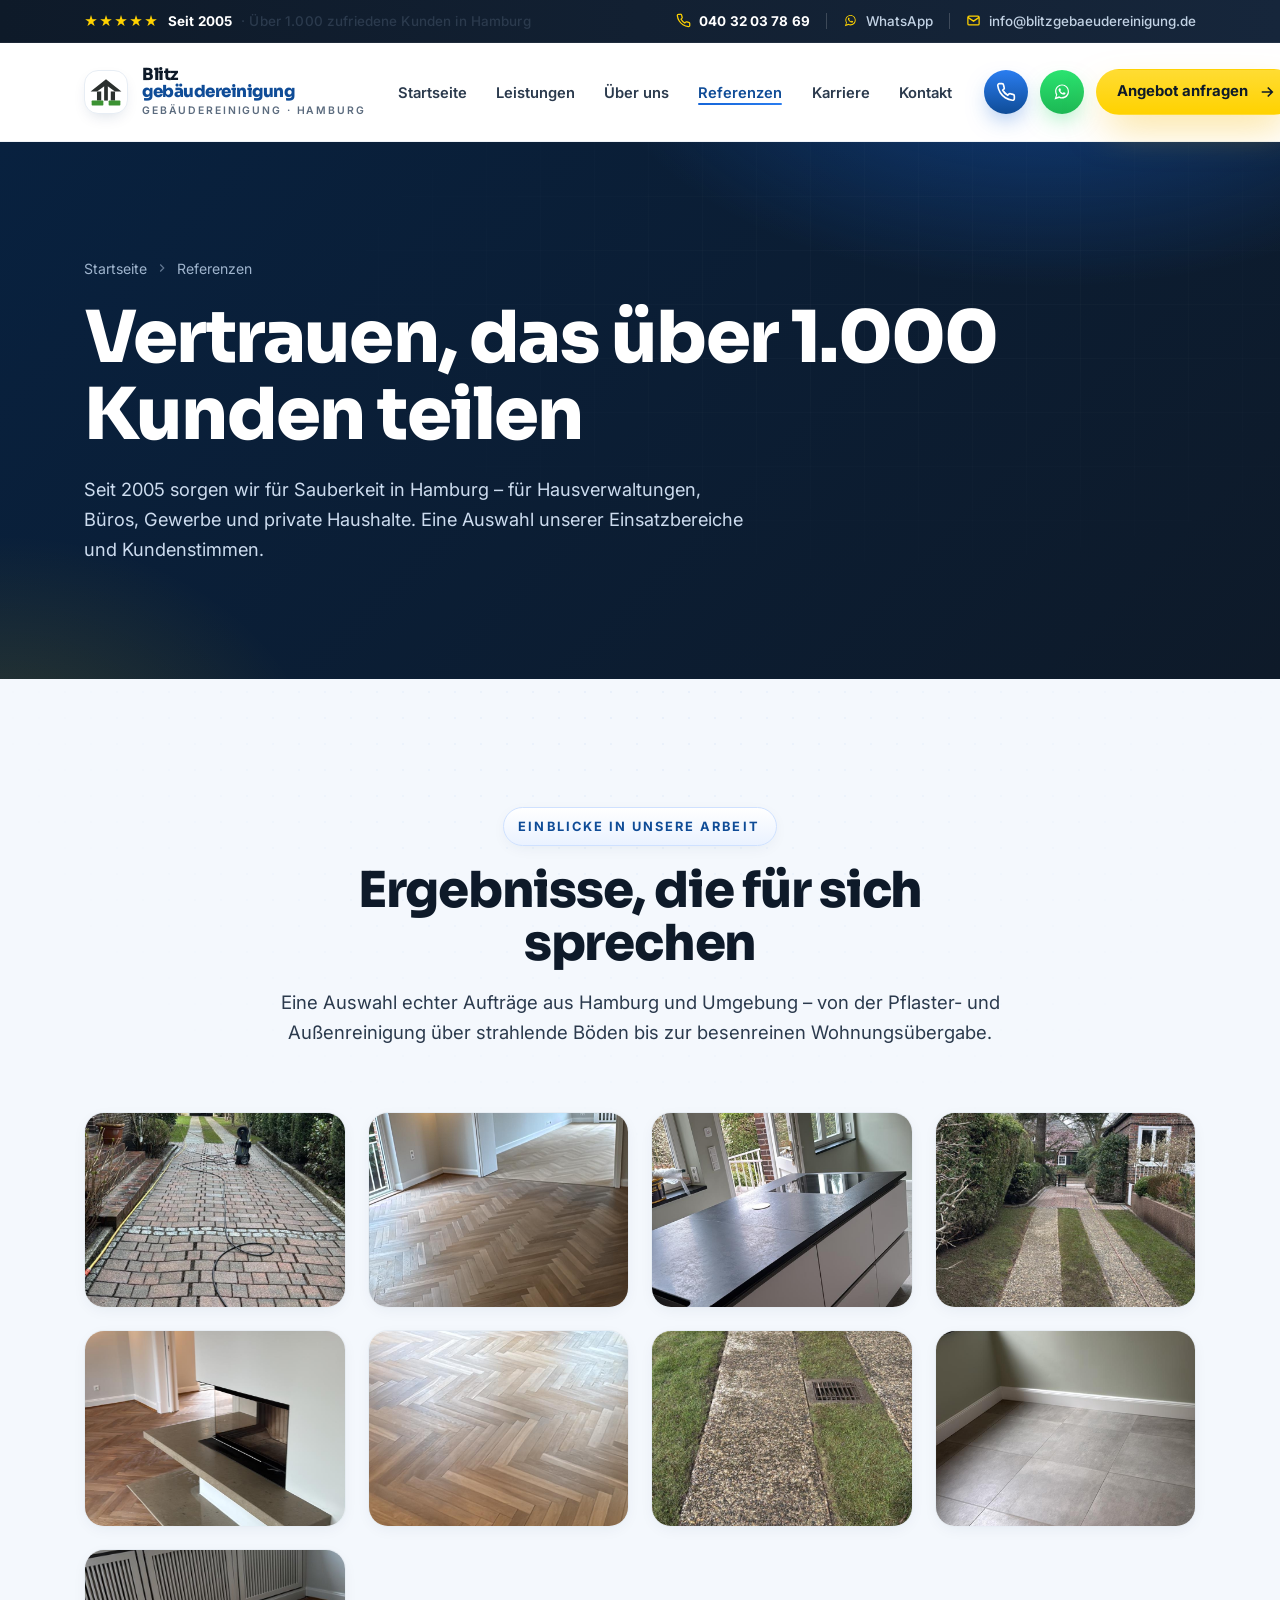
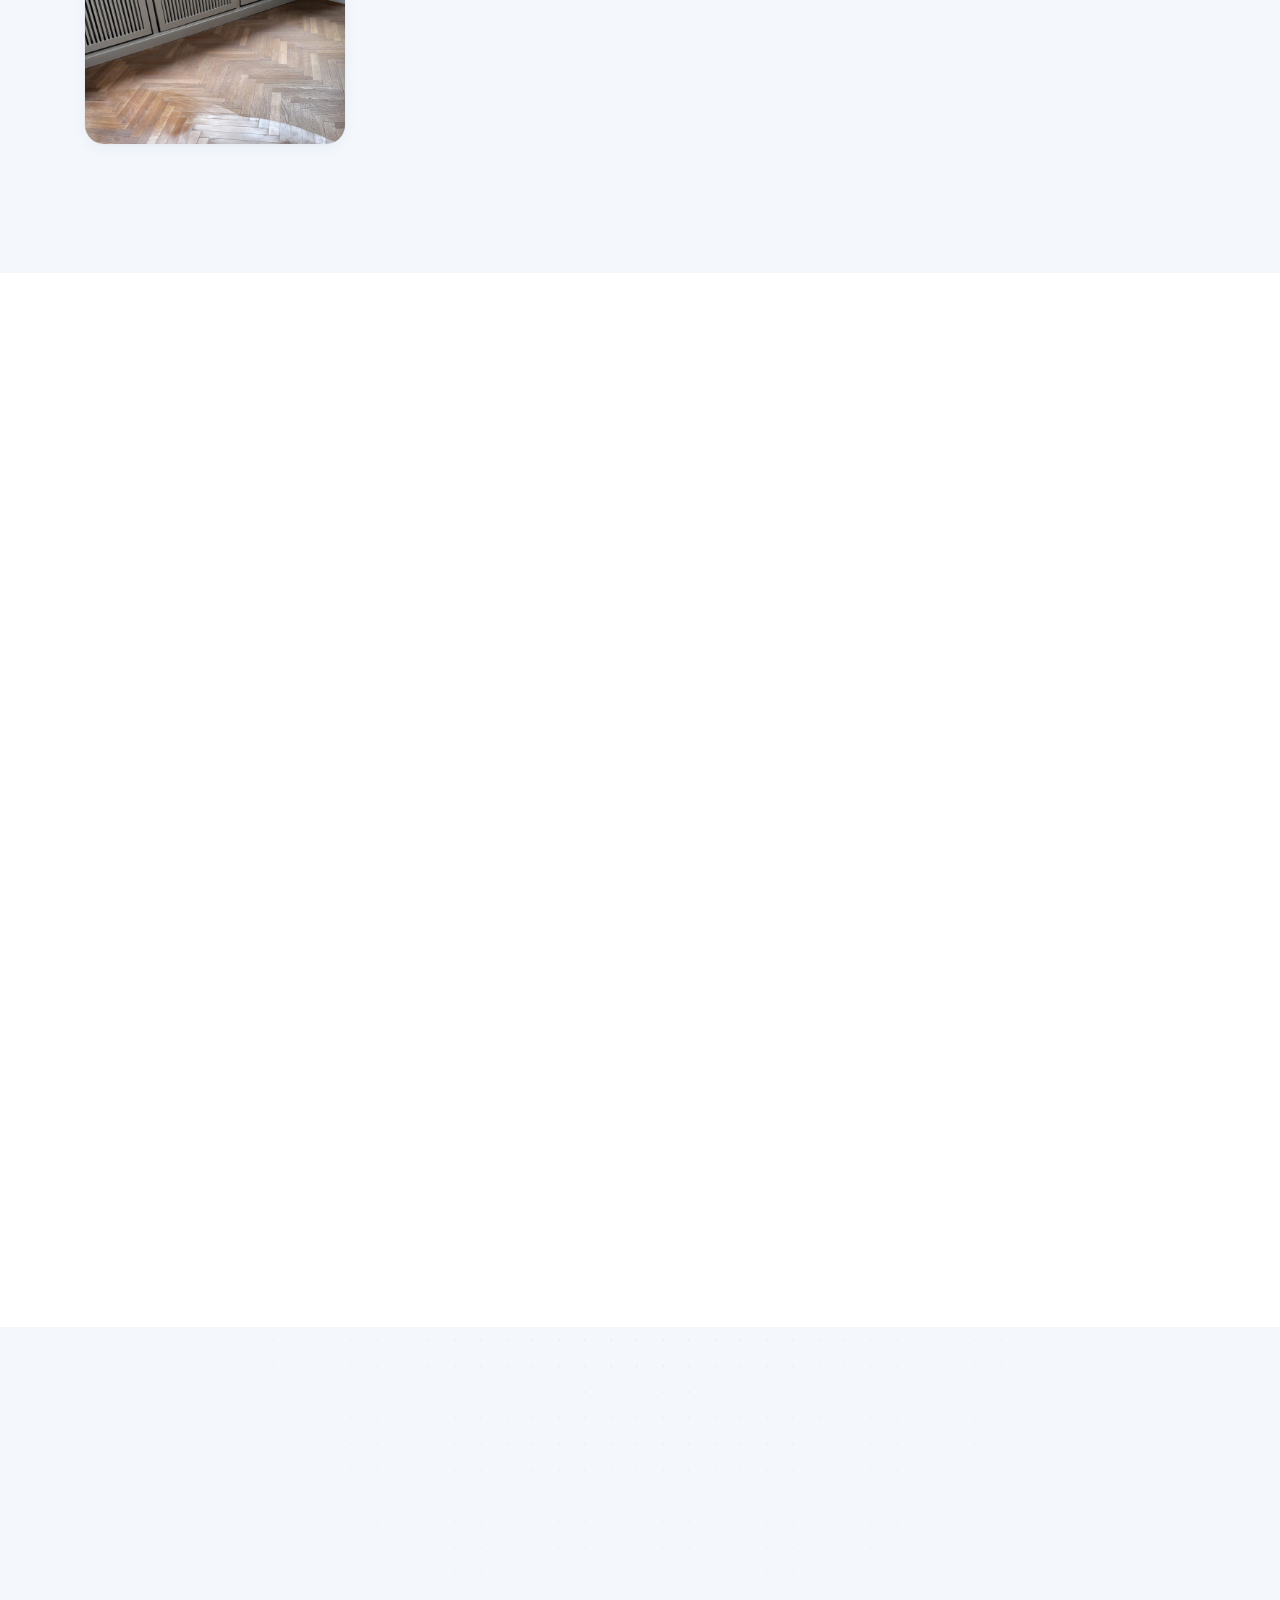
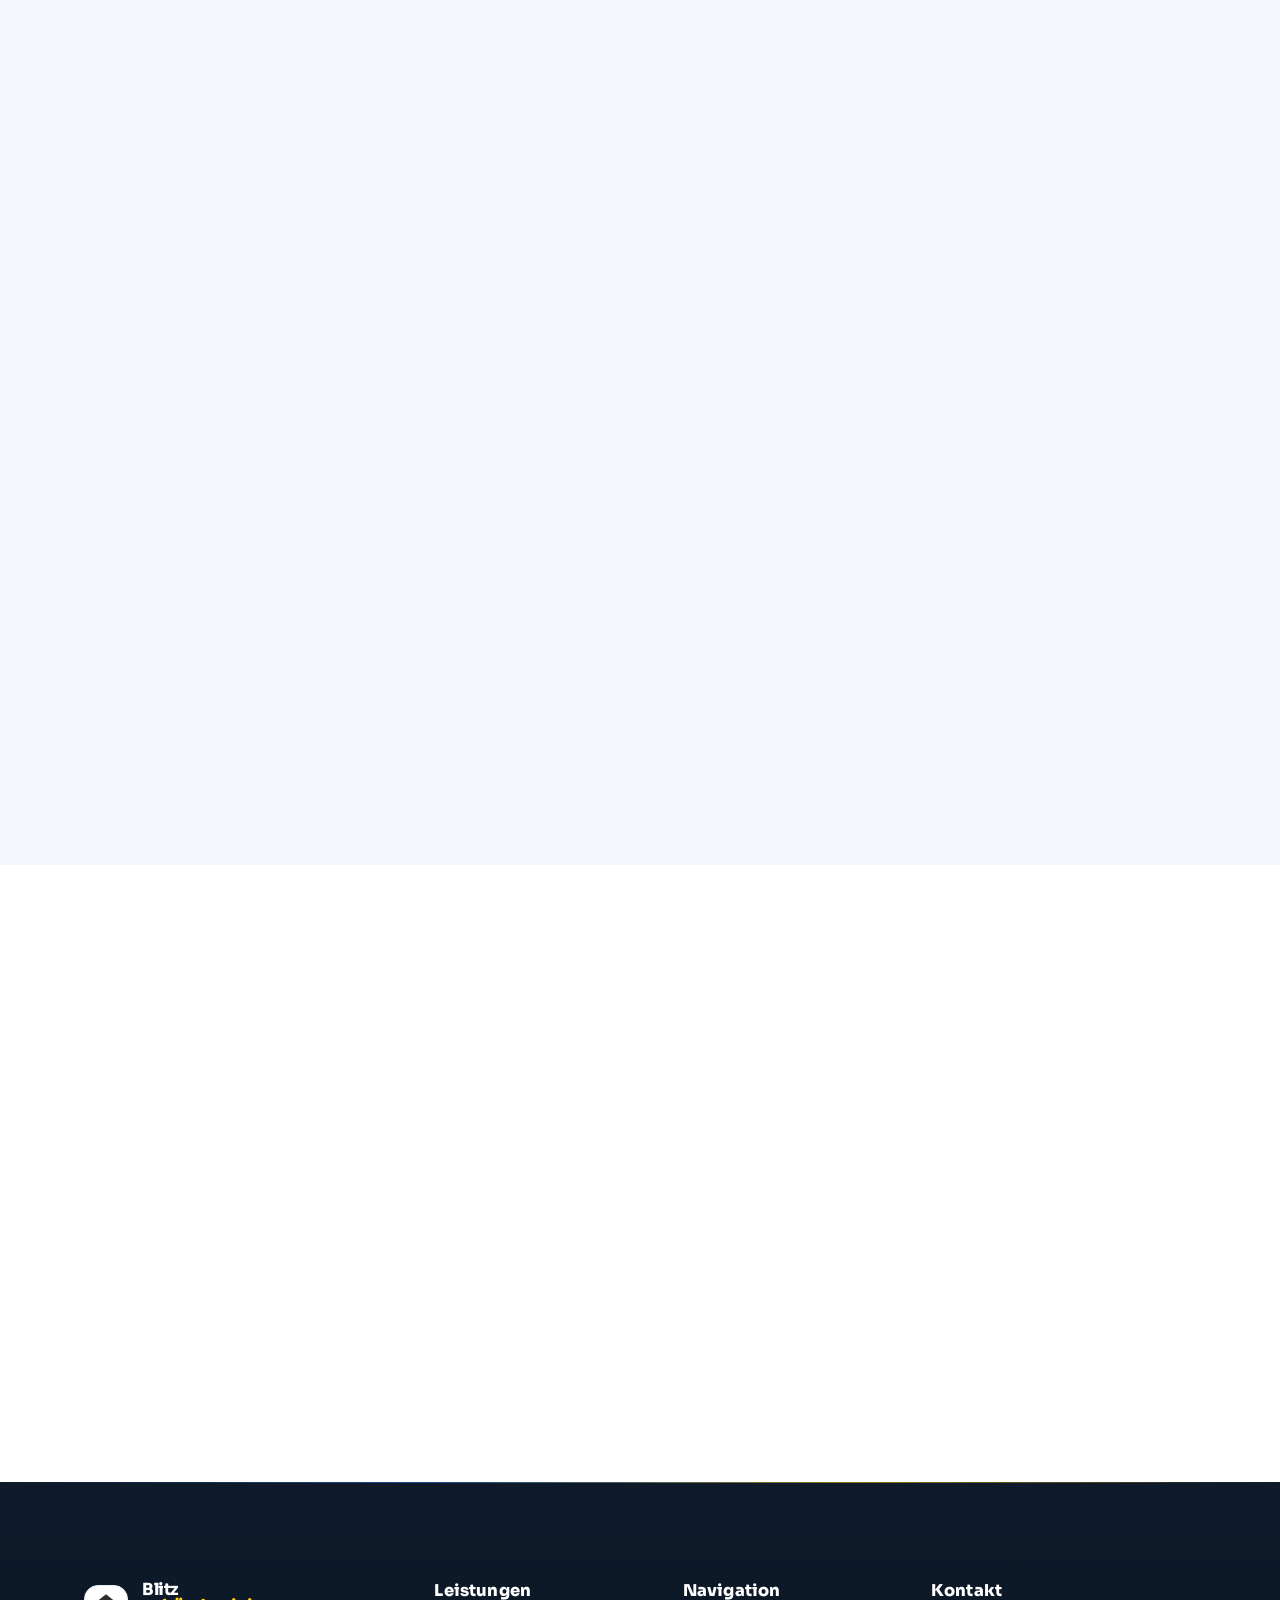
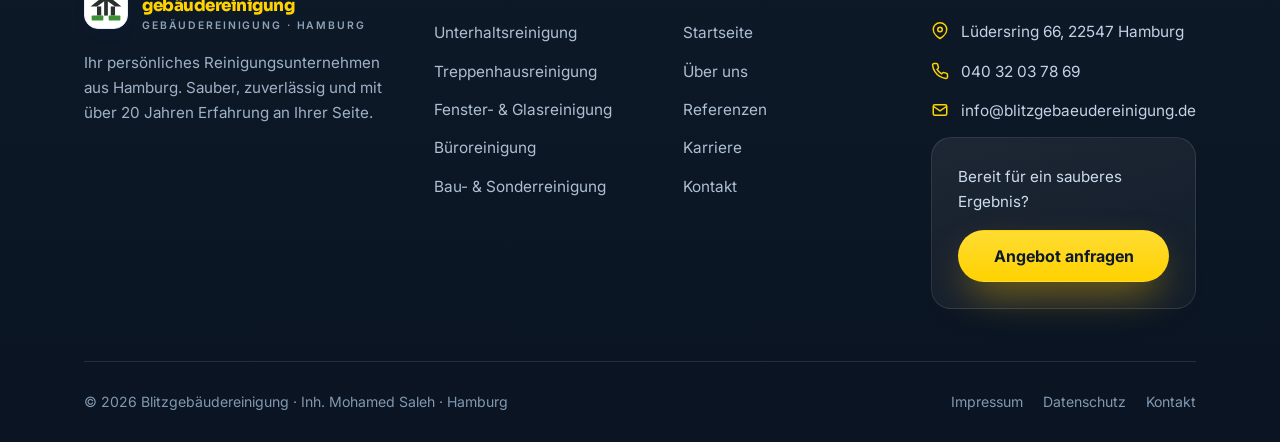
<file: referenzen.html>
<!DOCTYPE html>
<html lang="de">
<head>
  <meta charset="UTF-8" />
  <meta name="viewport" content="width=device-width, initial-scale=1.0" />
  <title>Referenzen | Blitzgebäudereinigung Hamburg – Kundenstimmen &amp; Einsatzbereiche</title>
  <meta name="description" content="Referenzen und Kundenstimmen der Blitzgebäudereinigung Hamburg. Über 1.000 zufriedene Kunden aus Hausverwaltung, Büro, Gewerbe und Privathaushalten vertrauen uns seit 2005." />
  <meta name="theme-color" content="#0f4c97" />
  <link rel="preconnect" href="https://fonts.googleapis.com" />
  <link rel="preconnect" href="https://fonts.gstatic.com" crossorigin />
  <link href="https://fonts.googleapis.com/css2?family=Inter:wght@400;500;600;700;800&family=Sora:wght@600;700;800&display=swap" rel="stylesheet" />
  <link rel="stylesheet" href="assets/css/style.css" />
  <link rel="icon" type="image/svg+xml" href="assets/img/favicon.svg" />
  <link rel="apple-touch-icon" href="assets/img/apple-touch-icon.png" />
</head>
<body>

  <!-- ============ TOP UTILITY BAR ============ -->
  <div class="topbar">
    <div class="container">
      <div class="topbar__inner">
        <p class="topbar__usp"><span class="stars" aria-hidden="true">★★★★★</span> <b>Seit 2005</b> · Über 1.000 zufriedene Kunden in Hamburg</p>
        <div class="topbar__links">
          <a class="topbar__phone" href="tel:+494032037869"><svg viewBox="0 0 24 24" fill="none" stroke="currentColor" stroke-width="2"><path d="M22 16.92v3a2 2 0 0 1-2.18 2 19.79 19.79 0 0 1-8.63-3.07 19.5 19.5 0 0 1-6-6 19.79 19.79 0 0 1-3.07-8.67A2 2 0 0 1 4.11 2h3a2 2 0 0 1 2 1.72c.13.96.36 1.9.7 2.81a2 2 0 0 1-.45 2.11L8.09 9.91a16 16 0 0 0 6 6l1.27-1.27a2 2 0 0 1 2.11-.45c.91.34 1.85.57 2.81.7A2 2 0 0 1 22 16.92z"/></svg> <b>040 32 03 78 69</b></a>
          <span class="topbar__sep" aria-hidden="true"></span>
          <a class="topbar__wa" href="https://wa.me/494032037869?text=Hallo%20Blitzgeb%C3%A4udereinigung%2C%20ich%20interessiere%20mich%20f%C3%BCr%20ein%20kostenloses%20Angebot." target="_blank" rel="noopener"><svg viewBox="0 0 32 32" fill="currentColor" aria-hidden="true"><path d="M16.04 4C9.93 4 4.98 8.95 4.98 15.06c0 1.95.51 3.86 1.48 5.54L4 28l7.6-2.4a11.04 11.04 0 0 0 4.44.93h.01c6.11 0 11.06-4.95 11.06-11.06C27.1 8.95 22.15 4 16.04 4zm0 20.2c-1.46 0-2.9-.39-4.15-1.13l-.3-.18-4.51 1.42 1.44-4.39-.2-.32a9.13 9.13 0 0 1-1.4-4.84c0-5.05 4.11-9.16 9.17-9.16 2.45 0 4.75.96 6.48 2.69a9.1 9.1 0 0 1 2.68 6.48c0 5.06-4.11 9.16-9.16 9.16zm5.03-6.86c-.28-.14-1.63-.8-1.88-.9-.25-.09-.43-.14-.62.14-.18.27-.71.89-.87 1.07-.16.18-.32.2-.6.07-.28-.14-1.16-.43-2.21-1.36-.82-.73-1.37-1.62-1.53-1.9-.16-.27-.02-.42.12-.56.13-.13.28-.32.41-.48.14-.16.18-.27.28-.46.09-.18.05-.34-.02-.48-.07-.14-.62-1.5-.85-2.05-.22-.53-.45-.46-.62-.47l-.53-.01c-.18 0-.48.07-.73.34-.25.27-.96.94-.96 2.3 0 1.36.98 2.66 1.12 2.85.14.18 1.93 2.95 4.68 4.13.65.28 1.16.45 1.56.58.66.21 1.25.18 1.72.11.52-.08 1.63-.67 1.86-1.31.23-.64.23-1.19.16-1.31-.07-.12-.25-.18-.53-.32z"/></svg> WhatsApp</a>
          <span class="topbar__sep" aria-hidden="true"></span>
          <a href="mailto:info@blitzgebaeudereinigung.de"><svg viewBox="0 0 24 24" fill="none" stroke="currentColor" stroke-width="2"><rect x="3" y="5" width="18" height="14" rx="2"/><path d="m3 7 9 6 9-6"/></svg> info@blitzgebaeudereinigung.de</a>
        </div>
      </div>
    </div>
  </div>

  <!-- ============ HEADER ============ -->
  <header class="site-header" id="siteHeader">
    <div class="container">
      <nav class="nav" aria-label="Hauptnavigation">
        <a href="index.html" class="brand" aria-label="Blitzgebäudereinigung – Startseite">
          <span class="brand__mark" aria-hidden="true"><img class="brand__logo" src="assets/img/logo.svg" alt="" width="34" height="30" /></span>
          <span class="brand__text">Blitz<b>gebäudereinigung</b><small>Gebäudereinigung · Hamburg</small></span>
        </a>
        <ul class="nav__links">
            <li><a href="index.html">Startseite</a></li>
            <li><a href="leistungen.html">Leistungen</a></li>
            <li><a href="ueber-uns.html">Über uns</a></li>
            <li><a href="referenzen.html" aria-current="page">Referenzen</a></li>
            <li><a href="karriere.html">Karriere</a></li>
            <li><a href="kontakt.html">Kontakt</a></li>
                    <li class="nav__contact-item"><a href="tel:+494032037869"><svg viewBox="0 0 24 24" fill="none" stroke="currentColor" stroke-width="2"><path d="M22 16.92v3a2 2 0 0 1-2.18 2 19.79 19.79 0 0 1-8.63-3.07 19.5 19.5 0 0 1-6-6 19.79 19.79 0 0 1-3.07-8.67A2 2 0 0 1 4.11 2h3a2 2 0 0 1 2 1.72c.13.96.36 1.9.7 2.81a2 2 0 0 1-.45 2.11L8.09 9.91a16 16 0 0 0 6 6l1.27-1.27a2 2 0 0 1 2.11-.45c.91.34 1.85.57 2.81.7A2 2 0 0 1 22 16.92z"/></svg> 040 32 03 78 69</a></li>
        </ul>
        <div class="nav__cta">
          <a href="tel:+494032037869" class="iconbtn iconbtn--phone" data-tip="040 32 03 78 69" aria-label="Anrufen: 040 32 03 78 69"><svg viewBox="0 0 24 24" fill="none" stroke="currentColor" stroke-width="2"><path d="M22 16.92v3a2 2 0 0 1-2.18 2 19.79 19.79 0 0 1-8.63-3.07 19.5 19.5 0 0 1-6-6 19.79 19.79 0 0 1-3.07-8.67A2 2 0 0 1 4.11 2h3a2 2 0 0 1 2 1.72c.13.96.36 1.9.7 2.81a2 2 0 0 1-.45 2.11L8.09 9.91a16 16 0 0 0 6 6l1.27-1.27a2 2 0 0 1 2.11-.45c.91.34 1.85.57 2.81.7A2 2 0 0 1 22 16.92z"/></svg></a>
          <a href="https://wa.me/494032037869?text=Hallo%20Blitzgeb%C3%A4udereinigung%2C%20ich%20interessiere%20mich%20f%C3%BCr%20ein%20kostenloses%20Angebot." target="_blank" rel="noopener" class="iconbtn iconbtn--wa" data-tip="Per WhatsApp" aria-label="Per WhatsApp anfragen"><svg viewBox="0 0 32 32" fill="currentColor" aria-hidden="true"><path d="M16.04 4C9.93 4 4.98 8.95 4.98 15.06c0 1.95.51 3.86 1.48 5.54L4 28l7.6-2.4a11.04 11.04 0 0 0 4.44.93h.01c6.11 0 11.06-4.95 11.06-11.06C27.1 8.95 22.15 4 16.04 4zm0 20.2c-1.46 0-2.9-.39-4.15-1.13l-.3-.18-4.51 1.42 1.44-4.39-.2-.32a9.13 9.13 0 0 1-1.4-4.84c0-5.05 4.11-9.16 9.17-9.16 2.45 0 4.75.96 6.48 2.69a9.1 9.1 0 0 1 2.68 6.48c0 5.06-4.11 9.16-9.16 9.16zm5.03-6.86c-.28-.14-1.63-.8-1.88-.9-.25-.09-.43-.14-.62.14-.18.27-.71.89-.87 1.07-.16.18-.32.2-.6.07-.28-.14-1.16-.43-2.21-1.36-.82-.73-1.37-1.62-1.53-1.9-.16-.27-.02-.42.12-.56.13-.13.28-.32.41-.48.14-.16.18-.27.28-.46.09-.18.05-.34-.02-.48-.07-.14-.62-1.5-.85-2.05-.22-.53-.45-.46-.62-.47l-.53-.01c-.18 0-.48.07-.73.34-.25.27-.96.94-.96 2.3 0 1.36.98 2.66 1.12 2.85.14.18 1.93 2.95 4.68 4.13.65.28 1.16.45 1.56.58.66.21 1.25.18 1.72.11.52-.08 1.63-.67 1.86-1.31.23-.64.23-1.19.16-1.31-.07-.12-.25-.18-.53-.32z"/></svg></a>
          <a href="kontakt.html" class="btn btn--primary">Angebot anfragen <svg viewBox="0 0 24 24" fill="none" stroke="currentColor" stroke-width="2.2"><path d="M5 12h14M13 6l6 6-6 6"/></svg></a>
          <button class="nav__toggle" aria-label="Menü öffnen" aria-expanded="false"><span></span></button>
        </div>
      </nav>
    </div>
  </header>

  <main>
    <section class="pagehero">
      <div class="container">
        <div class="crumbs reveal"><a href="index.html">Startseite</a> <svg viewBox="0 0 24 24" fill="none" stroke="currentColor" stroke-width="2"><path d="m9 18 6-6-6-6"/></svg> <span>Referenzen</span></div>
        <h1 class="reveal d1">Vertrauen, das über 1.000 Kunden teilen</h1>
        <p class="reveal d2">Seit 2005 sorgen wir für Sauberkeit in Hamburg – für Hausverwaltungen, Büros, Gewerbe und private Haushalte. Eine Auswahl unserer Einsatzbereiche und Kundenstimmen.</p>
      </div>
    </section>

    <!-- Galerie / Einblicke in unsere Arbeit -->
    <section class="section section--soft">
      <div class="container">
        <div class="section-head center reveal">
          <span class="eyebrow">Einblicke in unsere Arbeit</span>
          <h2>Ergebnisse, die für sich sprechen</h2>
          <p class="lead">Eine Auswahl echter Aufträge aus Hamburg und Umgebung – von der Pflaster- und Außenreinigung über strahlende Böden bis zur besenreinen Wohnungsübergabe.</p>
        </div>
        <div class="gallery">
          <figure class="shot reveal"><div class="ph" data-label="Pflasterreinigung · Einfahrt" data-src="assets/img/pflasterreinigung-einfahrt.jpeg"></div><figcaption>Pflasterreinigung · Einfahrt</figcaption></figure>
          <figure class="shot reveal d1"><div class="ph" data-label="Bodenreinigung · Parkett" data-src="assets/img/bodenreinigung-parkett.jpeg"></div><figcaption>Bodenreinigung · Parkett</figcaption></figure>
          <figure class="shot reveal d2"><div class="ph" data-label="Hausreinigung · Küche" data-src="assets/img/hausreinigung-kueche.jpeg"></div><figcaption>Hausreinigung · Küche</figcaption></figure>
          <figure class="shot reveal"><div class="ph" data-label="Außenanlage · Gartenweg" data-src="assets/img/aussenanlage-weg.jpeg"></div><figcaption>Außenanlage · Gartenweg</figcaption></figure>
          <figure class="shot reveal d1"><div class="ph" data-label="Wohnungsübergabe · besenrein" data-src="assets/img/wohnungsreinigung-uebergabe.jpeg"></div><figcaption>Wohnungsübergabe · besenrein</figcaption></figure>
          <figure class="shot reveal d2"><div class="ph" data-label="Grundreinigung · Wohnraum" data-src="assets/img/bodenreinigung-fenster.jpeg"></div><figcaption>Grundreinigung · Wohnraum</figcaption></figure>
          <figure class="shot reveal"><div class="ph" data-label="Wegereinigung · Außenbereich" data-src="assets/img/pflasterreinigung-weg.jpeg"></div><figcaption>Wegereinigung · Außenbereich</figcaption></figure>
          <figure class="shot reveal d1"><div class="ph" data-label="Bodenreinigung · Fliesen" data-src="assets/img/bodenreinigung-fliesen.jpeg"></div><figcaption>Bodenreinigung · Fliesen</figcaption></figure>
          <figure class="shot reveal d2"><div class="ph" data-label="Grundreinigung · Parkettpflege" data-src="assets/img/grundreinigung-parkett.jpeg"></div><figcaption>Grundreinigung · Parkettpflege</figcaption></figure>
        </div>
      </div>
    </section>

    <!-- Einsatzbereiche -->
    <section class="section">
      <div class="container">
        <div class="section-head center reveal">
          <span class="eyebrow">Einsatzbereiche</span>
          <h2>Wo wir für Sauberkeit sorgen</h2>
          <p class="lead">Vom Mehrfamilienhaus bis zum Bürokomplex – diese Kundengruppen vertrauen uns.</p>
        </div>
        <div class="grid cards" style="grid-template-columns: repeat(auto-fill, minmax(280px, 1fr));">
          <article class="card reveal"><div class="card__icon"><svg viewBox="0 0 24 24" fill="none" stroke="currentColor" stroke-width="2"><path d="M3 9l9-6 9 6v11a1 1 0 0 1-1 1h-5v-7H9v7H4a1 1 0 0 1-1-1z"/></svg></div><h3>Hausverwaltungen</h3><p>Treppenhäuser, Gemeinschaftsflächen und Außenbereiche – regelmäßig und zuverlässig gepflegt.</p></article>
          <article class="card reveal d1"><div class="card__icon"><svg viewBox="0 0 24 24" fill="none" stroke="currentColor" stroke-width="2"><rect x="3" y="4" width="18" height="12" rx="2"/><path d="M3 20h18"/></svg></div><h3>Büros &amp; Praxen</h3><p>Saubere Arbeitsplätze für Teams und Patienten – diskret, gründlich und zu passenden Zeiten.</p></article>
          <article class="card reveal d2"><div class="card__icon"><svg viewBox="0 0 24 24" fill="none" stroke="currentColor" stroke-width="2"><path d="M2 20h20M5 20V9l7-5 7 5v11"/></svg></div><h3>Gewerbe &amp; Handel</h3><p>Verkaufsflächen, Lager und Gewerbeobjekte – ein sauberer Eindruck für Ihre Kunden.</p></article>
          <article class="card reveal"><div class="card__icon"><svg viewBox="0 0 24 24" fill="none" stroke="currentColor" stroke-width="2"><circle cx="12" cy="8" r="4"/><path d="M4 21a8 8 0 0 1 16 0"/></svg></div><h3>Privathaushalte</h3><p>Wohnungen und Häuser, gründlich gereinigt – damit Sie sich rundum wohlfühlen.</p></article>
          <article class="card reveal d1"><div class="card__icon"><svg viewBox="0 0 24 24" fill="none" stroke="currentColor" stroke-width="2"><path d="M3 21h18M6 21V8l6-4 6 4v13"/><path d="M9 21v-5h6v5"/></svg></div><h3>Immobilien</h3><p>Bezugs- und Übergabereinigungen, Leerstand und Verkaufsobjekte – einwandfrei vorbereitet.</p></article>
          <article class="card reveal d2"><div class="card__icon"><svg viewBox="0 0 24 24" fill="none" stroke="currentColor" stroke-width="2"><path d="M2 20h20M5 20V9l7-5 7 5v11"/><path d="M9 20v-6h6v6"/></svg></div><h3>Bauträger</h3><p>Bauschluss- und Feinreinigung nach Neubau oder Sanierung – bezugsfertig übergeben.</p></article>
        </div>
      </div>
    </section>

    <!-- Kundenstimmen -->
    <section class="section section--soft">
      <div class="container">
        <div class="section-head center reveal">
          <span class="eyebrow">Kundenstimmen</span>
          <h2>Was unsere Kunden sagen</h2>
          <p class="lead">Mit <b>4,9 von 5 Sternen</b> aus über 340 Bewertungen auf MyHammer gehören wir zu den bestbewerteten Reinigungsfirmen der Region. Eine Auswahl an Stimmen.</p>
        </div>
        <div class="grid testi">
          <article class="testi__card reveal"><span class="stars">★★★★★</span><p>„Seit Jahren reinigt das Team zuverlässig unser Treppenhaus. Immer pünktlich, immer gründlich – wir sind rundum zufrieden.“</p><div class="testi__who"><span class="testi__av">HV</span><div><b>Hausverwaltung M.</b><small>Hamburg-Wandsbek</small></div></div></article>
          <article class="testi__card reveal d1"><span class="stars">★★★★★</span><p>„Unsere Büros sind jeden Morgen top gepflegt. Der persönliche Ansprechpartner macht den Unterschied – sehr empfehlenswert.“</p><div class="testi__who"><span class="testi__av">SK</span><div><b>S. Krüger</b><small>Geschäftsführung, Hamburg</small></div></div></article>
          <article class="testi__card reveal d2"><span class="stars">★★★★★</span><p>„Nach dem Umbau haben sie unsere Wohnung blitzsauber übergeben. Faire Preise und freundliches Team – gerne wieder.“</p><div class="testi__who"><span class="testi__av">AB</span><div><b>A. Bauer</b><small>Hamburg-Lurup</small></div></div></article>
          <article class="testi__card reveal"><span class="stars">★★★★★</span><p>„Schnelle Rückmeldung, fairer Preis und ein einwandfreies Ergebnis bei der Fensterreinigung. Klare Empfehlung.“</p><div class="testi__who"><span class="testi__av">MT</span><div><b>M. Thomsen</b><small>Hamburg-Altona</small></div></div></article>
          <article class="testi__card reveal d1"><span class="stars">★★★★★</span><p>„Wir arbeiten seit über fünf Jahren zusammen. Verlässlich, freundlich und immer ein offenes Ohr für Sonderwünsche.“</p><div class="testi__who"><span class="testi__av">RP</span><div><b>R. Petersen</b><small>Praxis, Hamburg</small></div></div></article>
          <article class="testi__card reveal d2"><span class="stars">★★★★★</span><p>„Die Bauschlussreinigung war top organisiert und pünktlich fertig. So macht Zusammenarbeit Freude.“</p><div class="testi__who"><span class="testi__av">JW</span><div><b>J. Wagner</b><small>Bauträger, Hamburg</small></div></div></article>
        </div>
      </div>
    </section>

    <section class="section">
      <div class="container">
        <div class="cta-band reveal">
          <div class="inner">
            <div>
              <h2>Werden Sie unser nächster zufriedener Kunde</h2>
              <p>Fordern Sie jetzt Ihr kostenloses, unverbindliches Angebot an.</p>
            </div>
            <div class="actions">
              <a href="kontakt.html" class="btn btn--primary btn--lg">Kostenloses Angebot anfragen</a>
              <a href="tel:+494032037869" class="btn btn--white btn--lg">Jetzt anrufen</a>
            </div>
          </div>
        </div>
      </div>
    </section>
  </main>

  <footer class="footer">
    <div class="container">
      <div class="footer__top">
        <div>
          <a href="index.html" class="brand"><span class="brand__mark" aria-hidden="true"><img class="brand__logo" src="assets/img/logo.svg" alt="" width="34" height="30" /></span><span class="brand__text">Blitz<b>gebäudereinigung</b><small>Gebäudereinigung · Hamburg</small></span></a>
          <p style="margin-top:8px">Ihr persönliches Reinigungsunternehmen aus Hamburg. Sauber, zuverlässig und mit über 20 Jahren Erfahrung an Ihrer Seite.</p>
        </div>
        <div><h4>Leistungen</h4><ul class="footer__links"><li><a href="leistungen.html">Unterhaltsreinigung</a></li><li><a href="leistungen.html">Treppenhausreinigung</a></li><li><a href="leistungen.html">Fenster- &amp; Glasreinigung</a></li><li><a href="leistungen.html">Büroreinigung</a></li><li><a href="leistungen.html">Bau- &amp; Sonderreinigung</a></li></ul></div>
        <div><h4>Navigation</h4><ul class="footer__links"><li><a href="index.html">Startseite</a></li><li><a href="ueber-uns.html">Über uns</a></li><li><a href="referenzen.html">Referenzen</a></li><li><a href="karriere.html">Karriere</a></li><li><a href="kontakt.html">Kontakt</a></li></ul></div>
        <div>
          <h4>Kontakt</h4>
          <ul class="footer__contact">
            <li><svg viewBox="0 0 24 24" fill="none" stroke="currentColor" stroke-width="2"><path d="M21 10c0 7-9 12-9 12S3 17 3 10a9 9 0 0 1 18 0z"/><circle cx="12" cy="10" r="3"/></svg> Lüdersring 66, 22547 Hamburg</li>
            <li><svg viewBox="0 0 24 24" fill="none" stroke="currentColor" stroke-width="2"><path d="M22 16.92v3a2 2 0 0 1-2.18 2 19.79 19.79 0 0 1-8.63-3.07 19.5 19.5 0 0 1-6-6 19.79 19.79 0 0 1-3.07-8.67A2 2 0 0 1 4.11 2h3a2 2 0 0 1 2 1.72c.13.96.36 1.9.7 2.81a2 2 0 0 1-.45 2.11L8.09 9.91a16 16 0 0 0 6 6l1.27-1.27a2 2 0 0 1 2.11-.45c.91.34 1.85.57 2.81.7A2 2 0 0 1 22 16.92z"/></svg> 040 32 03 78 69</li>
            <li><svg viewBox="0 0 24 24" fill="none" stroke="currentColor" stroke-width="2"><rect x="3" y="5" width="18" height="14" rx="2"/><path d="m3 7 9 6 9-6"/></svg> info@blitzgebaeudereinigung.de</li>
          </ul>
          <div class="footer__cta" style="margin-top:8px"><p>Bereit für ein sauberes Ergebnis?</p><a href="kontakt.html" class="btn btn--primary btn--block">Angebot anfragen</a></div>
        </div>
      </div>
      <div class="footer__bottom">
        <span>© <span data-year>2026</span> Blitzgebäudereinigung · Inh. Mohamed Saleh · Hamburg</span>
        <div class="legal"><a href="impressum.html">Impressum</a><a href="datenschutz.html">Datenschutz</a><a href="kontakt.html">Kontakt</a></div>
      </div>
    </div>
  </footer>

  <div class="float-cta">
    <a href="tel:+494032037869" class="btn btn--ghost" style="background:#fff">Anrufen</a>
    <a href="kontakt.html" class="btn btn--primary">Angebot anfragen</a>
  </div>

  <!-- Schwebender WhatsApp-Button -->
  <a class="wa-fab" href="https://wa.me/494032037869?text=Hallo%20Blitzgeb%C3%A4udereinigung%2C%20ich%20interessiere%20mich%20f%C3%BCr%20ein%20kostenloses%20Angebot." target="_blank" rel="noopener" aria-label="Jetzt per WhatsApp anfragen">
    <span class="wa-fab__ic"><svg viewBox="0 0 32 32" fill="currentColor" aria-hidden="true"><path d="M16.04 4C9.93 4 4.98 8.95 4.98 15.06c0 1.95.51 3.86 1.48 5.54L4 28l7.6-2.4a11.04 11.04 0 0 0 4.44.93h.01c6.11 0 11.06-4.95 11.06-11.06C27.1 8.95 22.15 4 16.04 4zm0 20.2c-1.46 0-2.9-.39-4.15-1.13l-.3-.18-4.51 1.42 1.44-4.39-.2-.32a9.13 9.13 0 0 1-1.4-4.84c0-5.05 4.11-9.16 9.17-9.16 2.45 0 4.75.96 6.48 2.69a9.1 9.1 0 0 1 2.68 6.48c0 5.06-4.11 9.16-9.16 9.16zm5.03-6.86c-.28-.14-1.63-.8-1.88-.9-.25-.09-.43-.14-.62.14-.18.27-.71.89-.87 1.07-.16.18-.32.2-.6.07-.28-.14-1.16-.43-2.21-1.36-.82-.73-1.37-1.62-1.53-1.9-.16-.27-.02-.42.12-.56.13-.13.28-.32.41-.48.14-.16.18-.27.28-.46.09-.18.05-.34-.02-.48-.07-.14-.62-1.5-.85-2.05-.22-.53-.45-.46-.62-.47l-.53-.01c-.18 0-.48.07-.73.34-.25.27-.96.94-.96 2.3 0 1.36.98 2.66 1.12 2.85.14.18 1.93 2.95 4.68 4.13.65.28 1.16.45 1.56.58.66.21 1.25.18 1.72.11.52-.08 1.63-.67 1.86-1.31.23-.64.23-1.19.16-1.31-.07-.12-.25-.18-.53-.32z"/></svg></span>
    <span class="wa-fab__label">Jetzt per WhatsApp anfragen</span>
  </a>

  <script src="assets/js/main.js"></script>
</body>
</html>
</file>
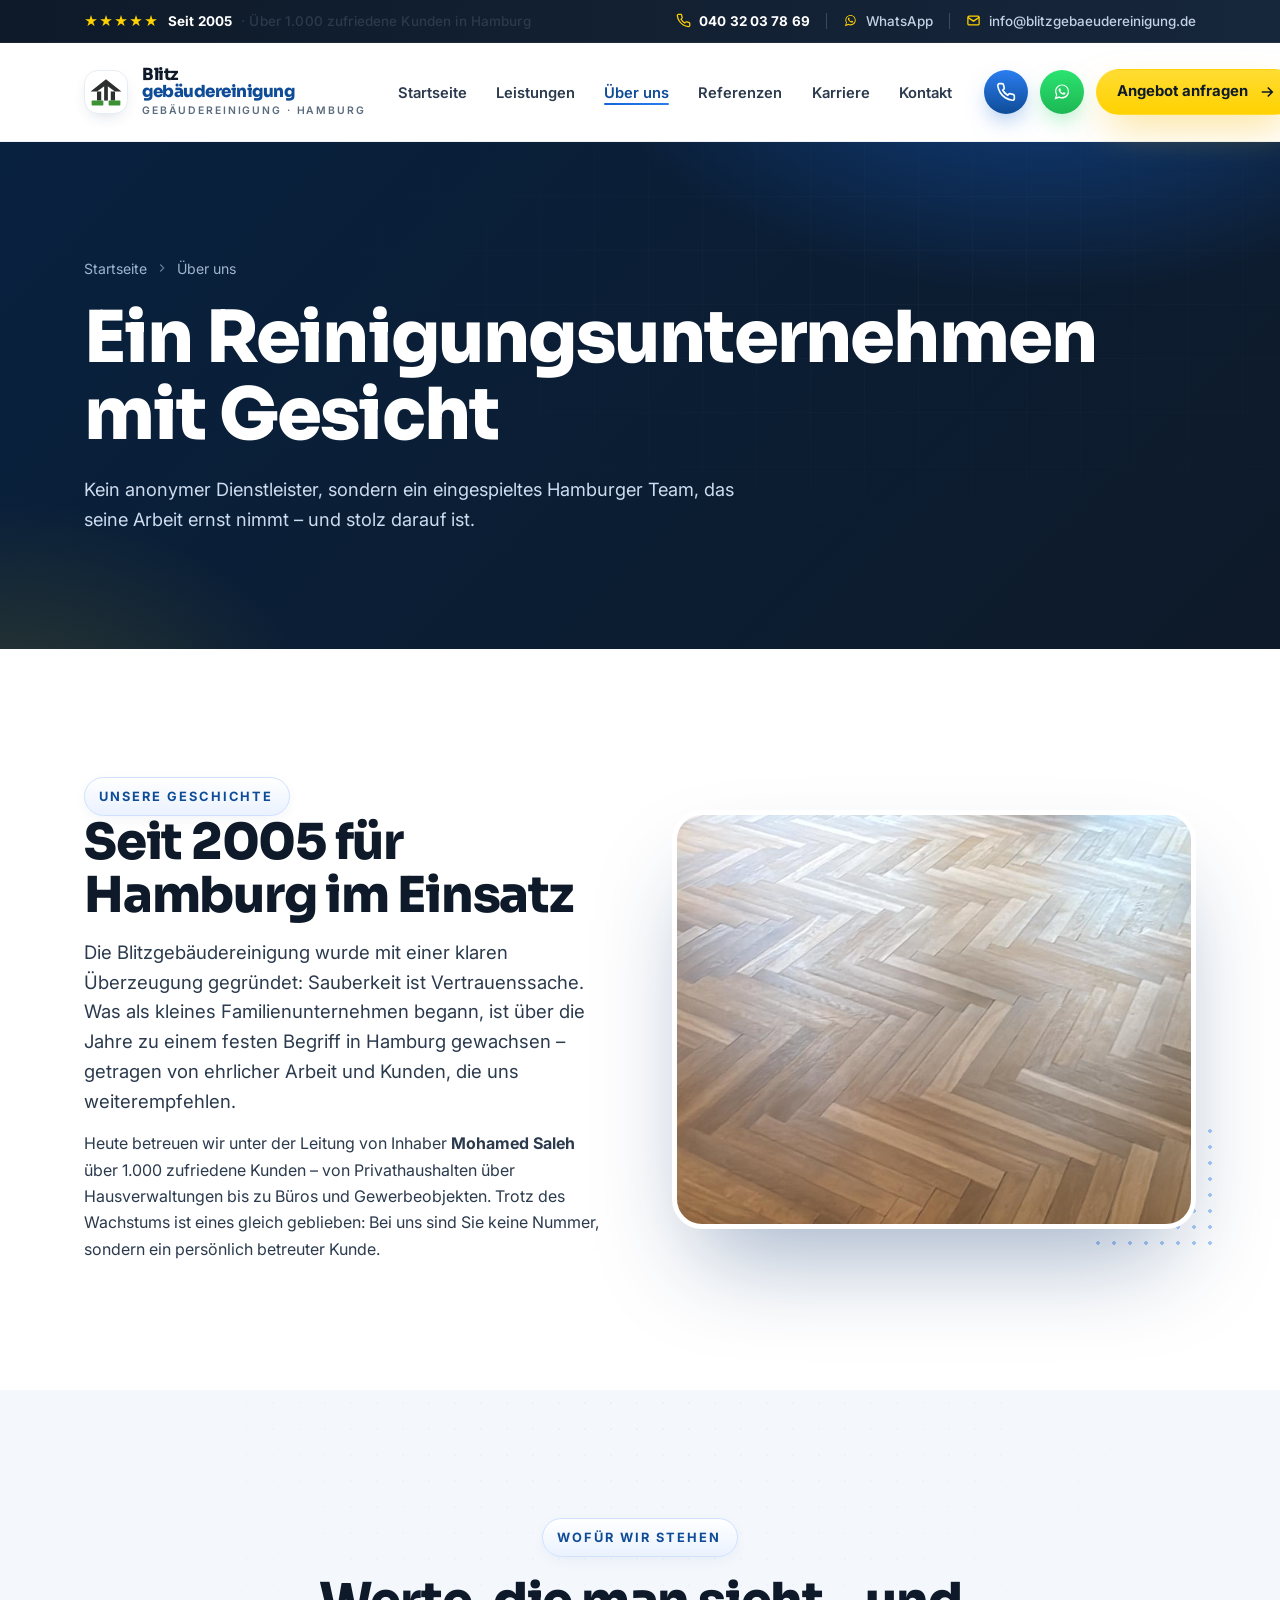
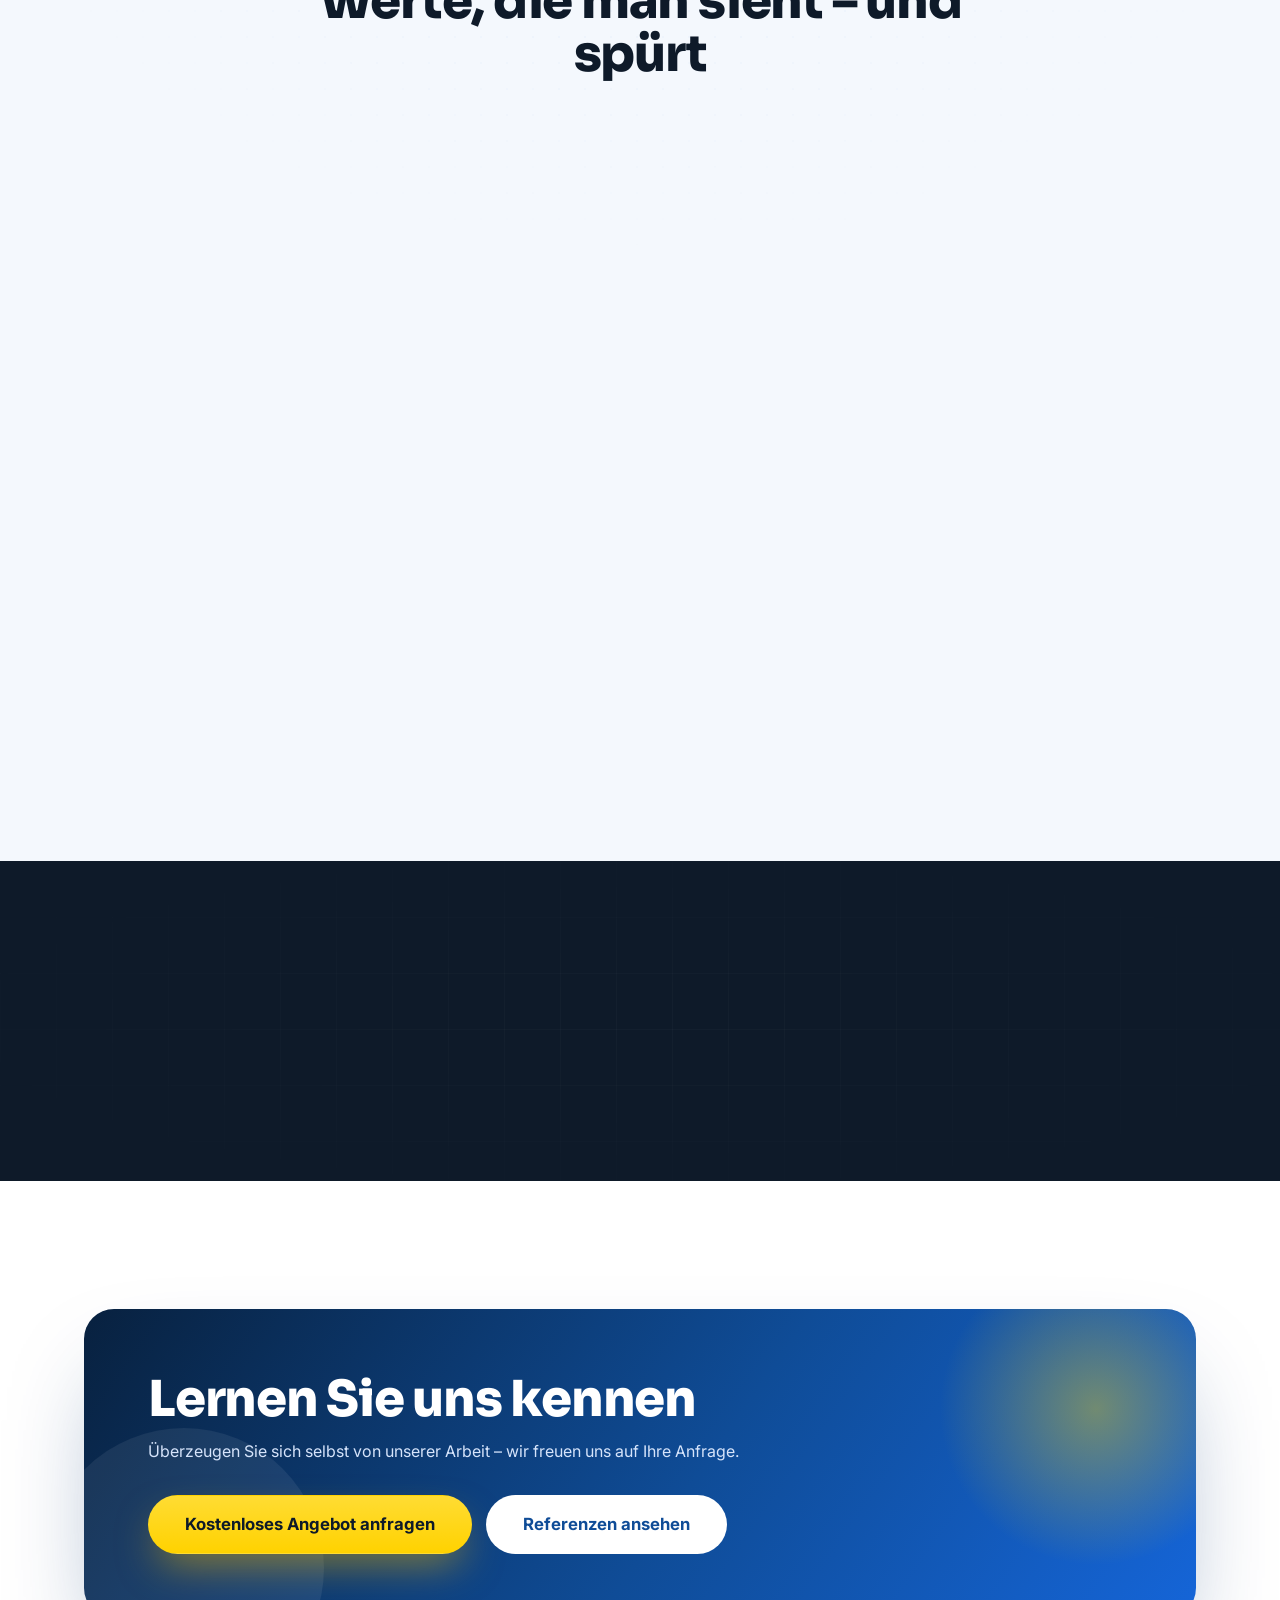
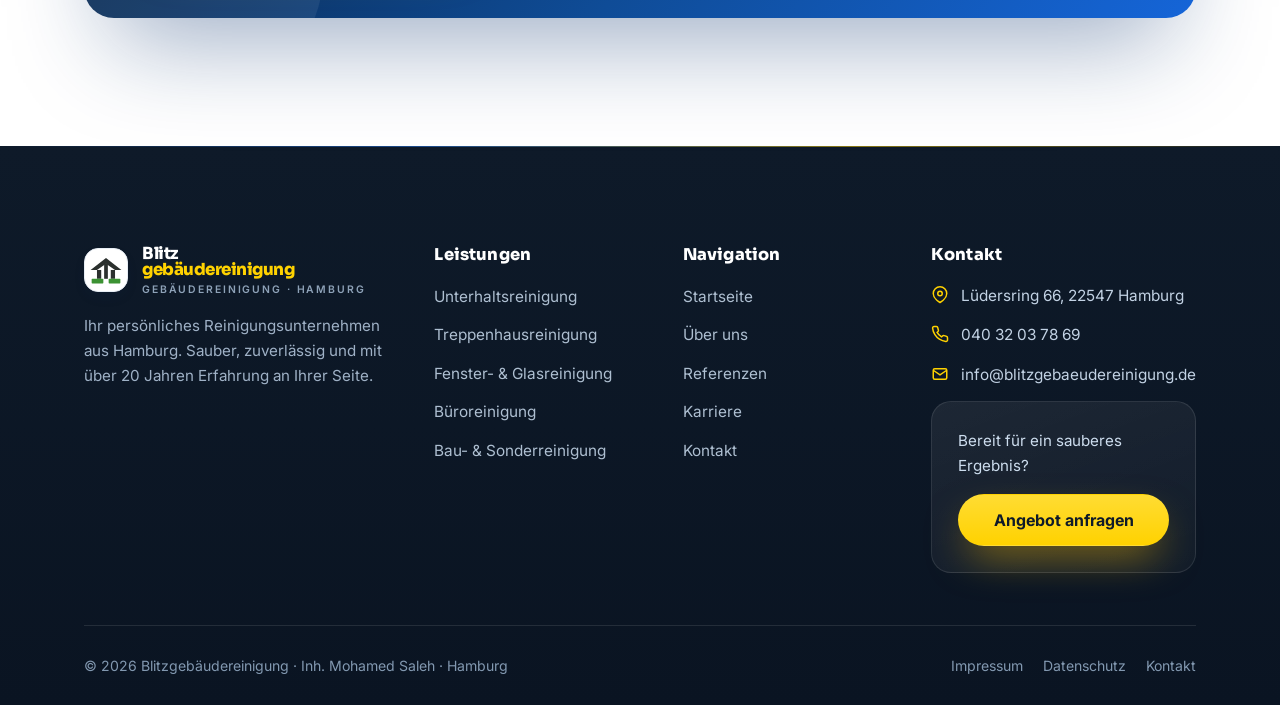
<file: ueber-uns.html>
<!DOCTYPE html>
<html lang="de">
<head>
  <meta charset="UTF-8" />
  <meta name="viewport" content="width=device-width, initial-scale=1.0" />
  <title>Über uns | Blitzgebäudereinigung Hamburg – Ihr Team seit 2005</title>
  <meta name="description" content="Blitzgebäudereinigung – Ihr persönliches Reinigungsunternehmen aus Hamburg. Seit 2005, über 1.000 zufriedene Kunden, geleitet von Inhaber Mohamed Saleh. Saubere Arbeit, faire Kommunikation, langfristige Partnerschaften." />
  <meta name="theme-color" content="#0f4c97" />
  <link rel="preconnect" href="https://fonts.googleapis.com" />
  <link rel="preconnect" href="https://fonts.gstatic.com" crossorigin />
  <link href="https://fonts.googleapis.com/css2?family=Inter:wght@400;500;600;700;800&family=Sora:wght@600;700;800&display=swap" rel="stylesheet" />
  <link rel="stylesheet" href="assets/css/style.css" />
  <link rel="icon" type="image/svg+xml" href="assets/img/favicon.svg" />
  <link rel="apple-touch-icon" href="assets/img/apple-touch-icon.png" />
</head>
<body>

  <!-- ============ TOP UTILITY BAR ============ -->
  <div class="topbar">
    <div class="container">
      <div class="topbar__inner">
        <p class="topbar__usp"><span class="stars" aria-hidden="true">★★★★★</span> <b>Seit 2005</b> · Über 1.000 zufriedene Kunden in Hamburg</p>
        <div class="topbar__links">
          <a class="topbar__phone" href="tel:+494032037869"><svg viewBox="0 0 24 24" fill="none" stroke="currentColor" stroke-width="2"><path d="M22 16.92v3a2 2 0 0 1-2.18 2 19.79 19.79 0 0 1-8.63-3.07 19.5 19.5 0 0 1-6-6 19.79 19.79 0 0 1-3.07-8.67A2 2 0 0 1 4.11 2h3a2 2 0 0 1 2 1.72c.13.96.36 1.9.7 2.81a2 2 0 0 1-.45 2.11L8.09 9.91a16 16 0 0 0 6 6l1.27-1.27a2 2 0 0 1 2.11-.45c.91.34 1.85.57 2.81.7A2 2 0 0 1 22 16.92z"/></svg> <b>040 32 03 78 69</b></a>
          <span class="topbar__sep" aria-hidden="true"></span>
          <a class="topbar__wa" href="https://wa.me/494032037869?text=Hallo%20Blitzgeb%C3%A4udereinigung%2C%20ich%20interessiere%20mich%20f%C3%BCr%20ein%20kostenloses%20Angebot." target="_blank" rel="noopener"><svg viewBox="0 0 32 32" fill="currentColor" aria-hidden="true"><path d="M16.04 4C9.93 4 4.98 8.95 4.98 15.06c0 1.95.51 3.86 1.48 5.54L4 28l7.6-2.4a11.04 11.04 0 0 0 4.44.93h.01c6.11 0 11.06-4.95 11.06-11.06C27.1 8.95 22.15 4 16.04 4zm0 20.2c-1.46 0-2.9-.39-4.15-1.13l-.3-.18-4.51 1.42 1.44-4.39-.2-.32a9.13 9.13 0 0 1-1.4-4.84c0-5.05 4.11-9.16 9.17-9.16 2.45 0 4.75.96 6.48 2.69a9.1 9.1 0 0 1 2.68 6.48c0 5.06-4.11 9.16-9.16 9.16zm5.03-6.86c-.28-.14-1.63-.8-1.88-.9-.25-.09-.43-.14-.62.14-.18.27-.71.89-.87 1.07-.16.18-.32.2-.6.07-.28-.14-1.16-.43-2.21-1.36-.82-.73-1.37-1.62-1.53-1.9-.16-.27-.02-.42.12-.56.13-.13.28-.32.41-.48.14-.16.18-.27.28-.46.09-.18.05-.34-.02-.48-.07-.14-.62-1.5-.85-2.05-.22-.53-.45-.46-.62-.47l-.53-.01c-.18 0-.48.07-.73.34-.25.27-.96.94-.96 2.3 0 1.36.98 2.66 1.12 2.85.14.18 1.93 2.95 4.68 4.13.65.28 1.16.45 1.56.58.66.21 1.25.18 1.72.11.52-.08 1.63-.67 1.86-1.31.23-.64.23-1.19.16-1.31-.07-.12-.25-.18-.53-.32z"/></svg> WhatsApp</a>
          <span class="topbar__sep" aria-hidden="true"></span>
          <a href="mailto:info@blitzgebaeudereinigung.de"><svg viewBox="0 0 24 24" fill="none" stroke="currentColor" stroke-width="2"><rect x="3" y="5" width="18" height="14" rx="2"/><path d="m3 7 9 6 9-6"/></svg> info@blitzgebaeudereinigung.de</a>
        </div>
      </div>
    </div>
  </div>

  <!-- ============ HEADER ============ -->
  <header class="site-header" id="siteHeader">
    <div class="container">
      <nav class="nav" aria-label="Hauptnavigation">
        <a href="index.html" class="brand" aria-label="Blitzgebäudereinigung – Startseite">
          <span class="brand__mark" aria-hidden="true"><img class="brand__logo" src="assets/img/logo.svg" alt="" width="34" height="30" /></span>
          <span class="brand__text">Blitz<b>gebäudereinigung</b><small>Gebäudereinigung · Hamburg</small></span>
        </a>
        <ul class="nav__links">
            <li><a href="index.html">Startseite</a></li>
            <li><a href="leistungen.html">Leistungen</a></li>
            <li><a href="ueber-uns.html" aria-current="page">Über uns</a></li>
            <li><a href="referenzen.html">Referenzen</a></li>
            <li><a href="karriere.html">Karriere</a></li>
            <li><a href="kontakt.html">Kontakt</a></li>
                    <li class="nav__contact-item"><a href="tel:+494032037869"><svg viewBox="0 0 24 24" fill="none" stroke="currentColor" stroke-width="2"><path d="M22 16.92v3a2 2 0 0 1-2.18 2 19.79 19.79 0 0 1-8.63-3.07 19.5 19.5 0 0 1-6-6 19.79 19.79 0 0 1-3.07-8.67A2 2 0 0 1 4.11 2h3a2 2 0 0 1 2 1.72c.13.96.36 1.9.7 2.81a2 2 0 0 1-.45 2.11L8.09 9.91a16 16 0 0 0 6 6l1.27-1.27a2 2 0 0 1 2.11-.45c.91.34 1.85.57 2.81.7A2 2 0 0 1 22 16.92z"/></svg> 040 32 03 78 69</a></li>
        </ul>
        <div class="nav__cta">
          <a href="tel:+494032037869" class="iconbtn iconbtn--phone" data-tip="040 32 03 78 69" aria-label="Anrufen: 040 32 03 78 69"><svg viewBox="0 0 24 24" fill="none" stroke="currentColor" stroke-width="2"><path d="M22 16.92v3a2 2 0 0 1-2.18 2 19.79 19.79 0 0 1-8.63-3.07 19.5 19.5 0 0 1-6-6 19.79 19.79 0 0 1-3.07-8.67A2 2 0 0 1 4.11 2h3a2 2 0 0 1 2 1.72c.13.96.36 1.9.7 2.81a2 2 0 0 1-.45 2.11L8.09 9.91a16 16 0 0 0 6 6l1.27-1.27a2 2 0 0 1 2.11-.45c.91.34 1.85.57 2.81.7A2 2 0 0 1 22 16.92z"/></svg></a>
          <a href="https://wa.me/494032037869?text=Hallo%20Blitzgeb%C3%A4udereinigung%2C%20ich%20interessiere%20mich%20f%C3%BCr%20ein%20kostenloses%20Angebot." target="_blank" rel="noopener" class="iconbtn iconbtn--wa" data-tip="Per WhatsApp" aria-label="Per WhatsApp anfragen"><svg viewBox="0 0 32 32" fill="currentColor" aria-hidden="true"><path d="M16.04 4C9.93 4 4.98 8.95 4.98 15.06c0 1.95.51 3.86 1.48 5.54L4 28l7.6-2.4a11.04 11.04 0 0 0 4.44.93h.01c6.11 0 11.06-4.95 11.06-11.06C27.1 8.95 22.15 4 16.04 4zm0 20.2c-1.46 0-2.9-.39-4.15-1.13l-.3-.18-4.51 1.42 1.44-4.39-.2-.32a9.13 9.13 0 0 1-1.4-4.84c0-5.05 4.11-9.16 9.17-9.16 2.45 0 4.75.96 6.48 2.69a9.1 9.1 0 0 1 2.68 6.48c0 5.06-4.11 9.16-9.16 9.16zm5.03-6.86c-.28-.14-1.63-.8-1.88-.9-.25-.09-.43-.14-.62.14-.18.27-.71.89-.87 1.07-.16.18-.32.2-.6.07-.28-.14-1.16-.43-2.21-1.36-.82-.73-1.37-1.62-1.53-1.9-.16-.27-.02-.42.12-.56.13-.13.28-.32.41-.48.14-.16.18-.27.28-.46.09-.18.05-.34-.02-.48-.07-.14-.62-1.5-.85-2.05-.22-.53-.45-.46-.62-.47l-.53-.01c-.18 0-.48.07-.73.34-.25.27-.96.94-.96 2.3 0 1.36.98 2.66 1.12 2.85.14.18 1.93 2.95 4.68 4.13.65.28 1.16.45 1.56.58.66.21 1.25.18 1.72.11.52-.08 1.63-.67 1.86-1.31.23-.64.23-1.19.16-1.31-.07-.12-.25-.18-.53-.32z"/></svg></a>
          <a href="kontakt.html" class="btn btn--primary">Angebot anfragen <svg viewBox="0 0 24 24" fill="none" stroke="currentColor" stroke-width="2.2"><path d="M5 12h14M13 6l6 6-6 6"/></svg></a>
          <button class="nav__toggle" aria-label="Menü öffnen" aria-expanded="false"><span></span></button>
        </div>
      </nav>
    </div>
  </header>

  <main>
    <section class="pagehero">
      <div class="container">
        <div class="crumbs reveal"><a href="index.html">Startseite</a> <svg viewBox="0 0 24 24" fill="none" stroke="currentColor" stroke-width="2"><path d="m9 18 6-6-6-6"/></svg> <span>Über uns</span></div>
        <h1 class="reveal d1">Ein Reinigungsunternehmen mit Gesicht</h1>
        <p class="reveal d2">Kein anonymer Dienstleister, sondern ein eingespieltes Hamburger Team, das seine Arbeit ernst nimmt – und stolz darauf ist.</p>
      </div>
    </section>

    <section class="section">
      <div class="container">
        <div class="split">
          <div class="reveal">
            <span class="eyebrow">Unsere Geschichte</span>
            <h2>Seit 2005 für Hamburg im Einsatz</h2>
            <p class="lead" style="margin-top:16px">Die Blitzgebäudereinigung wurde mit einer klaren Überzeugung gegründet: Sauberkeit ist Vertrauenssache. Was als kleines Familienunternehmen begann, ist über die Jahre zu einem festen Begriff in Hamburg gewachsen – getragen von ehrlicher Arbeit und Kunden, die uns weiterempfehlen.</p>
            <p style="margin-top:14px">Heute betreuen wir unter der Leitung von Inhaber <b>Mohamed Saleh</b> über 1.000 zufriedene Kunden – von Privathaushalten über Hausverwaltungen bis zu Büros und Gewerbeobjekten. Trotz des Wachstums ist eines gleich geblieben: Bei uns sind Sie keine Nummer, sondern ein persönlich betreuter Kunde.</p>
          </div>
          <div class="split__media reveal d1">
            <div class="ph" data-label="Saubere Ergebnisse aus Hamburg" data-src="assets/img/bodenreinigung-fenster.jpeg" style="aspect-ratio:5/4"></div>
          </div>
        </div>
      </div>
    </section>

    <!-- Werte -->
    <section class="section section--soft">
      <div class="container">
        <div class="section-head center reveal">
          <span class="eyebrow">Wofür wir stehen</span>
          <h2>Werte, die man sieht – und spürt</h2>
        </div>
        <div class="grid why">
          <article class="why__item reveal">
            <div class="ic"><svg viewBox="0 0 24 24" fill="none" stroke="currentColor" stroke-width="2"><circle cx="12" cy="8" r="4"/><path d="M4 21a8 8 0 0 1 16 0"/></svg></div>
            <h3>Persönliche Betreuung</h3>
            <p>Ein fester Ansprechpartner, der Sie und Ihr Objekt kennt – für reibungslose Abläufe und schnelle Abstimmung.</p>
          </article>
          <article class="why__item reveal d1">
            <div class="ic"><svg viewBox="0 0 24 24" fill="none" stroke="currentColor" stroke-width="2"><path d="M3 12h18M3 6h18M3 18h12"/></svg></div>
            <h3>Faire Kommunikation</h3>
            <p>Klare Absprachen, transparente Preise, keine versteckten Kosten. Wir sagen, was wir tun – und tun, was wir sagen.</p>
          </article>
          <article class="why__item reveal d2">
            <div class="ic"><svg viewBox="0 0 24 24" fill="none" stroke="currentColor" stroke-width="2"><path d="M20 6 9 17l-5-5"/></svg></div>
            <h3>Saubere Arbeit</h3>
            <p>Sorgfalt im Detail, hochwertige Mittel und ein geschultes Team. Qualität, auf die Sie sich verlassen können.</p>
          </article>
          <article class="why__item reveal">
            <div class="ic"><svg viewBox="0 0 24 24" fill="none" stroke="currentColor" stroke-width="2"><path d="M17 21v-2a4 4 0 0 0-4-4H5a4 4 0 0 0-4 4v2"/><circle cx="9" cy="7" r="4"/><path d="M23 21v-2a4 4 0 0 0-3-3.87"/></svg></div>
            <h3>Langfristige Beziehungen</h3>
            <p>Viele unserer Kunden begleiten uns seit Jahren. Diese Treue ist für uns das schönste Qualitätssiegel.</p>
          </article>
          <article class="why__item reveal d1">
            <div class="ic"><svg viewBox="0 0 24 24" fill="none" stroke="currentColor" stroke-width="2"><path d="M21 10c0 7-9 12-9 12S3 17 3 10a9 9 0 0 1 18 0z"/><circle cx="12" cy="10" r="3"/></svg></div>
            <h3>Stolz auf Regionalität</h3>
            <p>Hamburg ist unser Zuhause. Wir kennen die Stadt, sind schnell vor Ort und fühlen uns der Region verbunden.</p>
          </article>
          <article class="why__item reveal d2">
            <div class="ic"><svg viewBox="0 0 24 24" fill="none" stroke="currentColor" stroke-width="2"><path d="M12 2 4 5v6c0 5 3.4 8.7 8 10 4.6-1.3 8-5 8-10V5z"/></svg></div>
            <h3>Zuverlässigkeit</h3>
            <p>Pünktlich, gewissenhaft und versichert. Wenn wir einen Termin zusagen, können Sie sich darauf verlassen.</p>
          </article>
        </div>
      </div>
    </section>

    <!-- Stats -->
    <section class="section section--ink">
      <div class="container">
        <div class="grid stats">
          <div class="stat reveal"><b><span data-count="2005" data-suffix="">0</span></b><span>Gegründet</span></div>
          <div class="stat reveal d1"><b><span data-count="1000" data-suffix="+">0</span></b><span>Zufriedene Kunden</span></div>
          <div class="stat reveal d2"><b><span data-count="20" data-suffix="+">0</span></b><span>Jahre Erfahrung</span></div>
          <div class="stat reveal d3"><b><span data-count="100" data-suffix="%">0</span></b><span>Persönlicher Einsatz</span></div>
        </div>
      </div>
    </section>

    <section class="section">
      <div class="container">
        <div class="cta-band reveal">
          <div class="inner">
            <div>
              <h2>Lernen Sie uns kennen</h2>
              <p>Überzeugen Sie sich selbst von unserer Arbeit – wir freuen uns auf Ihre Anfrage.</p>
            </div>
            <div class="actions">
              <a href="kontakt.html" class="btn btn--primary btn--lg">Kostenloses Angebot anfragen</a>
              <a href="referenzen.html" class="btn btn--white btn--lg">Referenzen ansehen</a>
            </div>
          </div>
        </div>
      </div>
    </section>
  </main>

  <footer class="footer">
    <div class="container">
      <div class="footer__top">
        <div>
          <a href="index.html" class="brand"><span class="brand__mark" aria-hidden="true"><img class="brand__logo" src="assets/img/logo.svg" alt="" width="34" height="30" /></span><span class="brand__text">Blitz<b>gebäudereinigung</b><small>Gebäudereinigung · Hamburg</small></span></a>
          <p style="margin-top:8px">Ihr persönliches Reinigungsunternehmen aus Hamburg. Sauber, zuverlässig und mit über 20 Jahren Erfahrung an Ihrer Seite.</p>
        </div>
        <div><h4>Leistungen</h4><ul class="footer__links"><li><a href="leistungen.html">Unterhaltsreinigung</a></li><li><a href="leistungen.html">Treppenhausreinigung</a></li><li><a href="leistungen.html">Fenster- &amp; Glasreinigung</a></li><li><a href="leistungen.html">Büroreinigung</a></li><li><a href="leistungen.html">Bau- &amp; Sonderreinigung</a></li></ul></div>
        <div><h4>Navigation</h4><ul class="footer__links"><li><a href="index.html">Startseite</a></li><li><a href="ueber-uns.html">Über uns</a></li><li><a href="referenzen.html">Referenzen</a></li><li><a href="karriere.html">Karriere</a></li><li><a href="kontakt.html">Kontakt</a></li></ul></div>
        <div>
          <h4>Kontakt</h4>
          <ul class="footer__contact">
            <li><svg viewBox="0 0 24 24" fill="none" stroke="currentColor" stroke-width="2"><path d="M21 10c0 7-9 12-9 12S3 17 3 10a9 9 0 0 1 18 0z"/><circle cx="12" cy="10" r="3"/></svg> Lüdersring 66, 22547 Hamburg</li>
            <li><svg viewBox="0 0 24 24" fill="none" stroke="currentColor" stroke-width="2"><path d="M22 16.92v3a2 2 0 0 1-2.18 2 19.79 19.79 0 0 1-8.63-3.07 19.5 19.5 0 0 1-6-6 19.79 19.79 0 0 1-3.07-8.67A2 2 0 0 1 4.11 2h3a2 2 0 0 1 2 1.72c.13.96.36 1.9.7 2.81a2 2 0 0 1-.45 2.11L8.09 9.91a16 16 0 0 0 6 6l1.27-1.27a2 2 0 0 1 2.11-.45c.91.34 1.85.57 2.81.7A2 2 0 0 1 22 16.92z"/></svg> 040 32 03 78 69</li>
            <li><svg viewBox="0 0 24 24" fill="none" stroke="currentColor" stroke-width="2"><rect x="3" y="5" width="18" height="14" rx="2"/><path d="m3 7 9 6 9-6"/></svg> info@blitzgebaeudereinigung.de</li>
          </ul>
          <div class="footer__cta" style="margin-top:8px"><p>Bereit für ein sauberes Ergebnis?</p><a href="kontakt.html" class="btn btn--primary btn--block">Angebot anfragen</a></div>
        </div>
      </div>
      <div class="footer__bottom">
        <span>© <span data-year>2026</span> Blitzgebäudereinigung · Inh. Mohamed Saleh · Hamburg</span>
        <div class="legal"><a href="impressum.html">Impressum</a><a href="datenschutz.html">Datenschutz</a><a href="kontakt.html">Kontakt</a></div>
      </div>
    </div>
  </footer>

  <div class="float-cta">
    <a href="tel:+494032037869" class="btn btn--ghost" style="background:#fff">Anrufen</a>
    <a href="kontakt.html" class="btn btn--primary">Angebot anfragen</a>
  </div>

  <!-- Schwebender WhatsApp-Button -->
  <a class="wa-fab" href="https://wa.me/494032037869?text=Hallo%20Blitzgeb%C3%A4udereinigung%2C%20ich%20interessiere%20mich%20f%C3%BCr%20ein%20kostenloses%20Angebot." target="_blank" rel="noopener" aria-label="Jetzt per WhatsApp anfragen">
    <span class="wa-fab__ic"><svg viewBox="0 0 32 32" fill="currentColor" aria-hidden="true"><path d="M16.04 4C9.93 4 4.98 8.95 4.98 15.06c0 1.95.51 3.86 1.48 5.54L4 28l7.6-2.4a11.04 11.04 0 0 0 4.44.93h.01c6.11 0 11.06-4.95 11.06-11.06C27.1 8.95 22.15 4 16.04 4zm0 20.2c-1.46 0-2.9-.39-4.15-1.13l-.3-.18-4.51 1.42 1.44-4.39-.2-.32a9.13 9.13 0 0 1-1.4-4.84c0-5.05 4.11-9.16 9.17-9.16 2.45 0 4.75.96 6.48 2.69a9.1 9.1 0 0 1 2.68 6.48c0 5.06-4.11 9.16-9.16 9.16zm5.03-6.86c-.28-.14-1.63-.8-1.88-.9-.25-.09-.43-.14-.62.14-.18.27-.71.89-.87 1.07-.16.18-.32.2-.6.07-.28-.14-1.16-.43-2.21-1.36-.82-.73-1.37-1.62-1.53-1.9-.16-.27-.02-.42.12-.56.13-.13.28-.32.41-.48.14-.16.18-.27.28-.46.09-.18.05-.34-.02-.48-.07-.14-.62-1.5-.85-2.05-.22-.53-.45-.46-.62-.47l-.53-.01c-.18 0-.48.07-.73.34-.25.27-.96.94-.96 2.3 0 1.36.98 2.66 1.12 2.85.14.18 1.93 2.95 4.68 4.13.65.28 1.16.45 1.56.58.66.21 1.25.18 1.72.11.52-.08 1.63-.67 1.86-1.31.23-.64.23-1.19.16-1.31-.07-.12-.25-.18-.53-.32z"/></svg></span>
    <span class="wa-fab__label">Jetzt per WhatsApp anfragen</span>
  </a>

  <script src="assets/js/main.js"></script>
</body>
</html>
</file>
<file: assets/css/style.css>
/* =========================================================
   Blitzgebäudereinigung Hamburg — Design System v2
   Premium / Agency Level
   Farben: Weiß, Blau, Gelb, Anthrazit/Grau
   Display: Sora · Text: Inter
   ========================================================= */

:root {
  /* Brand */
  --blue-900: #08213f;
  --blue-800: #0c3768;
  --blue-700: #0f4c97;
  --blue-600: #1565d8;
  --blue-500: #2a7df0;
  --blue-100: #cfe1ff;
  --blue-50:  #eaf2ff;
  --yellow:   #ffd200;
  --yellow-600: #f5b800;
  --ink:      #0e1a29;   /* Anthrazit */
  --ink-700:  #2b3a4d;
  --slate:    #5b6b7e;
  --slate-300:#9aa9ba;
  --line:     #e7edf4;
  --bg:       #ffffff;
  --bg-soft:  #f4f8fd;
  --bg-blue:  #eef5ff;
  --white:    #ffffff;

  /* System */
  --radius:   20px;
  --radius-sm:14px;
  --radius-lg:30px;
  --shadow-sm: 0 4px 16px -4px rgba(13,45,95,.08);
  --shadow:    0 22px 55px -18px rgba(13,55,120,.22);
  --shadow-lg: 0 50px 100px -28px rgba(11,50,110,.40);
  --shadow-blue: 0 24px 55px -16px rgba(21,101,216,.5);
  --shadow-yellow: 0 18px 40px -10px rgba(245,184,0,.55);
  --maxw: 1240px;
  --gutter: clamp(20px, 5vw, 72px);
  --ease: cubic-bezier(.22,.7,.25,1);
  --ease-out: cubic-bezier(.16,1,.3,1);

  --ff: "Inter", system-ui, -apple-system, "Segoe UI", Roboto, Helvetica, Arial, sans-serif;
  --ff-display: "Sora", "Inter", system-ui, sans-serif;

  --header-h: 96px;
}

/* ---------- Reset ---------- */
*,*::before,*::after { box-sizing: border-box; }
* { margin: 0; }
html { scroll-behavior: smooth; -webkit-text-size-adjust: 100%; scroll-padding-top: 120px; }
body {
  font-family: var(--ff);
  color: var(--ink);
  background: var(--bg);
  line-height: 1.65;
  -webkit-font-smoothing: antialiased;
  text-rendering: optimizeLegibility;
  overflow-x: hidden;
}
img { display:block; max-width:100%; height:auto; }
a { color: inherit; text-decoration: none; }
button { font-family: inherit; cursor: pointer; }
ul { list-style: none; padding: 0; }
::selection { background: var(--yellow); color: var(--ink); }
:focus-visible { outline: 3px solid var(--blue-500); outline-offset: 3px; border-radius: 6px; }

/* ---------- Scroll progress bar ---------- */
.scroll-progress {
  position: fixed; top: 0; left: 0; height: 3px; width: 0%; z-index: 200;
  background: linear-gradient(90deg, var(--blue-600), var(--yellow));
  box-shadow: 0 0 12px rgba(21,101,216,.5);
  transition: width .1s linear;
}

/* ---------- Layout ---------- */
.container { width: 100%; max-width: var(--maxw); margin-inline: auto; padding-inline: var(--gutter); }
.section { padding-block: clamp(76px, 10vw, 150px); position: relative; }
.section--soft { background: var(--bg-soft); }
.section--blue { background: var(--bg-blue); }
.section--ink { background: var(--ink); color: #d3e0ef; }
.section--soft::before {
  content:""; position:absolute; inset:0; pointer-events:none; opacity:.5;
  background-image: radial-gradient(circle, rgba(21,101,216,.10) 1px, transparent 1px);
  background-size: 26px 26px;
  -webkit-mask-image: radial-gradient(ellipse 70% 60% at 50% 0%, #000, transparent 75%);
  mask-image: radial-gradient(ellipse 70% 60% at 50% 0%, #000, transparent 75%);
}
.section--ink::before {
  content:""; position:absolute; inset:0; pointer-events:none; opacity:.5;
  background-image: linear-gradient(rgba(255,255,255,.05) 1px, transparent 1px), linear-gradient(90deg, rgba(255,255,255,.05) 1px, transparent 1px);
  background-size: 56px 56px;
  -webkit-mask-image: radial-gradient(ellipse 80% 80% at 50% 50%, #000, transparent 80%);
  mask-image: radial-gradient(ellipse 80% 80% at 50% 50%, #000, transparent 80%);
}
.section > .container { position: relative; z-index: 1; }
.grid { display: grid; gap: clamp(22px, 3vw, 34px); }

/* ---------- Typography ---------- */
h1,h2,h3,h4 { font-family: var(--ff-display); line-height: 1.07; font-weight: 800; letter-spacing: -.025em; color: var(--ink); }
.section--ink h1,.section--ink h2,.section--ink h3 { color: #fff; }
h1 { font-size: clamp(2.55rem, 5.6vw, 4.6rem); }
h2 { font-size: clamp(2rem, 3.9vw, 3.1rem); }
h3 { font-size: clamp(1.22rem, 1.7vw, 1.45rem); font-weight: 700; }
p  { color: var(--ink-700); }
.lead { font-size: clamp(1.08rem, 1.45vw, 1.32rem); color: var(--ink-700); line-height: 1.6; }

.eyebrow {
  display: inline-flex; align-items: center; gap: 9px;
  font-size: .8rem; font-weight: 700; letter-spacing: .16em; text-transform: uppercase;
  color: var(--blue-700);
  padding: 8px 16px 8px 14px; border-radius: 100px;
  background: linear-gradient(180deg, #fff, var(--blue-50));
  border: 1px solid var(--blue-100);
  box-shadow: var(--shadow-sm);
}
.section--ink .eyebrow { color: var(--ink); background: linear-gradient(180deg, #fff3b0, var(--yellow)); border-color: var(--yellow-600); }
.text-yellow { color: var(--yellow-600); }
.text-blue { color: var(--blue-600); }

.section-head { max-width: 780px; margin-bottom: clamp(42px, 5vw, 68px); }
.section-head.center { margin-inline: auto; text-align: center; }
.section-head h2 { margin-top: 18px; }
.section-head p { margin-top: 18px; }

/* ---------- Buttons ---------- */
.btn {
  position: relative; overflow: hidden;
  display: inline-flex; align-items: center; justify-content:center; gap: 10px;
  font-weight: 700; font-size: 1rem; line-height: 1;
  padding: 17px 28px; border-radius: 100px; border: 1.5px solid transparent;
  transition: transform .35s var(--ease), box-shadow .35s var(--ease), background .3s, color .3s, border-color .3s;
  white-space: nowrap; isolation: isolate;
}
.btn svg { width: 18px; height: 18px; transition: transform .35s var(--ease); }
.btn:hover svg { transform: translateX(4px); }
.btn::after { /* shine */
  content:""; position:absolute; inset:0; z-index:-1; transform: translateX(-120%);
  background: linear-gradient(105deg, transparent 30%, rgba(255,255,255,.45) 50%, transparent 70%);
  transition: transform .7s var(--ease);
}
.btn:hover::after { transform: translateX(120%); }
.btn--primary { background: linear-gradient(180deg, #ffdc33, var(--yellow)); color: var(--ink); box-shadow: var(--shadow-yellow); }
.btn--primary:hover { transform: translateY(-3px); box-shadow: 0 24px 50px -10px rgba(245,184,0,.7); }
.btn--blue { background: linear-gradient(180deg, var(--blue-500), var(--blue-600)); color:#fff; box-shadow: var(--shadow-blue); }
.btn--blue:hover { transform: translateY(-3px); box-shadow: 0 28px 60px -12px rgba(21,101,216,.65); }
.btn--ghost { background: rgba(255,255,255,.6); color: var(--ink); border-color: var(--line); backdrop-filter: blur(6px); }
.btn--ghost:hover { border-color: var(--blue-600); color: var(--blue-700); transform: translateY(-2px); box-shadow: var(--shadow-sm); }
.btn--white { background:#fff; color: var(--blue-700); }
.btn--white:hover { transform: translateY(-3px); box-shadow: var(--shadow); }
.btn--lg { padding: 20px 36px; font-size: 1.05rem; }
.btn--block { width: 100%; }

/* =========================================================
   TOP UTILITY BAR
   ========================================================= */
.topbar {
  background: linear-gradient(90deg, var(--ink), #16263b);
  color: #c2d2e4; font-size: .84rem; position: relative; z-index: 101;
  border-bottom: 1px solid rgba(255,255,255,.06);
}
.topbar__inner { display: flex; align-items: center; justify-content: space-between; gap: 20px; height: 42px; }
.topbar__usp { display: inline-flex; align-items: center; gap: 9px; font-weight: 500; letter-spacing: .01em; }
.topbar__usp .stars { color: var(--yellow); letter-spacing: 1px; }
.topbar__usp b { color: #fff; font-weight: 700; }
.topbar__links { display: flex; align-items: center; gap: 16px; }
.topbar__links a { display: inline-flex; align-items: center; gap: 8px; color: #c2d2e4; font-weight: 500; transition: color .25s; white-space: nowrap; }
.topbar__links a:hover { color: #fff; }
.topbar__links a svg { width: 15px; height: 15px; color: var(--yellow); flex: 0 0 auto; }
.topbar__sep { width: 1px; height: 16px; background: rgba(255,255,255,.18); flex: 0 0 auto; }
/* Telefonnummer prominent & vollständig in der Infoleiste */
.topbar__phone b { color: #fff; font-weight: 700; letter-spacing: .01em; }
.topbar__phone:hover b { color: var(--yellow); }
.topbar__wa svg { color: #25d366; }
.topbar__wa:hover { color: #25d366; }

/* =========================================================
   HEADER
   ========================================================= */
.site-header {
  position: sticky; top: 0; z-index: 100;
  background: rgba(255,255,255,.66);
  backdrop-filter: saturate(180%) blur(20px);
  -webkit-backdrop-filter: saturate(180%) blur(20px);
  border-bottom: 1px solid rgba(231,237,244,.7);
  transition: background .45s var(--ease), box-shadow .45s var(--ease), border-color .45s;
}
.site-header.scrolled {
  background: rgba(255,255,255,.94);
  box-shadow: 0 14px 50px -18px rgba(12,40,90,.28);
  border-color: var(--line);
}
.nav { display: flex; align-items: center; flex-wrap: nowrap; gap: clamp(14px, 2vw, 40px); padding-block: 24px; transition: padding .45s var(--ease); }
.site-header.scrolled .nav { padding-block: 13px; }

/* Brand */
.brand { display: flex; align-items: center; gap: 14px; flex: 0 0 auto; }
.brand__mark {
  width: 48px; height: 48px; border-radius: 14px; flex: 0 0 auto;
  display: grid; place-items: center; color: var(--ink); position: relative;
  background: #fff;
  border: 1px solid var(--line);
  box-shadow: 0 6px 16px -6px rgba(13,45,95,.18), inset 0 0 0 1px rgba(255,255,255,.6);
  transition: transform .45s var(--ease), width .45s var(--ease), height .45s var(--ease);
}
.brand:hover .brand__mark { transform: rotate(-8deg) scale(1.05); }
.site-header.scrolled .brand__mark { width: 43px; height: 43px; }
.brand__mark svg { width: 26px; height: 26px; }
.brand__mark img { width: 34px; height: auto; display: block; }
.brand__text { display: flex; flex-direction: column; font-family: var(--ff-display); font-weight: 800; font-size: 1.18rem; letter-spacing: -.03em; line-height: 1; color: var(--ink); }
.brand__text b { color: var(--blue-700); font-weight: 800; }
.brand__text small { font-family: var(--ff); margin-top: 6px; font-size: .65rem; font-weight: 600; letter-spacing: .18em; color: var(--slate); text-transform: uppercase; }

/* Nav links — zentriert, immer einzeilig, mehr Luft */
.nav__links { display: flex; align-items: center; gap: clamp(1px, .4vw, 8px); margin-inline: auto; }
.nav__links a {
  position: relative; font-weight: 600; font-size: .96rem; color: var(--ink-700); white-space: nowrap;
  padding: 11px 15px; border-radius: 10px; transition: color .3s var(--ease);
}
.nav__links a::after {
  content:""; position: absolute; left: 15px; right: 15px; bottom: 6px; height: 2px;
  border-radius: 2px; background: linear-gradient(90deg, var(--blue-600), var(--blue-500));
  transform: scaleX(0); transform-origin: center; transition: transform .4s var(--ease);
}
.nav__links a:hover { color: var(--blue-700); }
.nav__links a:hover::after, .nav__links a[aria-current="page"]::after { transform: scaleX(1); }
.nav__links a[aria-current="page"] { color: var(--blue-700); }

/* CTA cluster — Kontakt-Icons + Button, mit feinem Trenner davor */
.nav__cta { display: flex; align-items: center; gap: 14px; flex: 0 0 auto; }
.nav__cta::before { content:""; width: 1px; height: 34px; background: var(--line); flex: 0 0 auto; }
/* CTA-Button: niemals stauchen, niemals abschneiden */
.nav__cta .btn { flex: 0 0 auto; white-space: nowrap; }

/* Kontakt-Icon-Buttons (Telefon + WhatsApp) — gefüllte Premium-Buttons in CTA-Designsprache */
.iconbtn {
  position: relative; width: 46px; height: 46px; border-radius: 50%; flex: 0 0 auto;
  display: grid; place-items: center; color: #fff; border: 0;
  transition: box-shadow .35s var(--ease), transform .35s var(--ease), filter .3s;
}
.iconbtn svg { width: 21px; height: 21px; }
.iconbtn:hover { transform: translateY(-3px); filter: brightness(1.05); }
.iconbtn:active { transform: translateY(-1px); }
.iconbtn::after { /* Tooltip */
  content: attr(data-tip); position: absolute; top: calc(100% + 11px); left: 50%; transform: translateX(-50%) translateY(4px);
  background: var(--ink); color: #fff; font-size: .72rem; font-weight: 600; letter-spacing: .02em;
  padding: 6px 10px; border-radius: 8px; white-space: nowrap; opacity: 0; pointer-events: none; transition: opacity .25s, transform .25s var(--ease);
  box-shadow: var(--shadow); z-index: 5;
}
.iconbtn::before { /* Tooltip-Pfeil */
  content: ""; position: absolute; top: calc(100% + 5px); left: 50%; transform: translateX(-50%);
  border: 6px solid transparent; border-bottom-color: var(--ink); opacity: 0; transition: opacity .25s; z-index: 5;
}
.iconbtn:hover::after { opacity: 1; transform: translateX(-50%); }
.iconbtn:hover::before { opacity: 1; }
.iconbtn--phone { background: linear-gradient(180deg, var(--blue-500), var(--blue-700)); box-shadow: 0 10px 24px -8px rgba(21,101,216,.6); }
.iconbtn--phone:hover { box-shadow: var(--shadow-blue); }
.iconbtn--wa { background: linear-gradient(180deg, #2be370, #1cb854); box-shadow: 0 10px 24px -8px rgba(37,211,102,.6); }
.iconbtn--wa:hover { box-shadow: 0 18px 40px -10px rgba(37,211,102,.7); }

/* Hamburger */
.nav__toggle { display: none; width: 50px; height: 50px; border: 1px solid var(--line); border-radius: 14px; background:#fff; align-items:center; justify-content:center; box-shadow: var(--shadow-sm); transition: border-color .3s, box-shadow .3s; }
.nav__toggle:hover { border-color: var(--blue-300, var(--blue-100)); box-shadow: var(--shadow); }
.nav__toggle span { position: relative; width: 21px; height: 2px; background: var(--ink); border-radius: 2px; transition: .3s; }
.nav__toggle span::before, .nav__toggle span::after { content:""; position:absolute; left:0; width:21px; height:2px; background: var(--ink); border-radius:2px; transition:.3s; }
.nav__toggle span::before { top:-6px; } .nav__toggle span::after { top:6px; }
body.menu-open .nav__toggle span { background: transparent; }
body.menu-open .nav__toggle span::before { top:0; transform: rotate(45deg); }
body.menu-open .nav__toggle span::after { top:0; transform: rotate(-45deg); }

/* legacy phone (falls noch verwendet) */
.nav__phone { display:inline-flex; align-items:center; gap:8px; font-weight:700; color: var(--ink); }
.nav__phone svg { width:18px; height:18px; color: var(--blue-600); }

/* =========================================================
   HERO
   ========================================================= */
.hero { position: relative; overflow: hidden; background: var(--bg-blue); }
.hero::before {
  content:""; position:absolute; inset:0; z-index:0;
  background:
    radial-gradient(1000px 560px at 88% -12%, rgba(21,101,216,.20), transparent 58%),
    radial-gradient(760px 540px at -8% 112%, rgba(255,210,0,.22), transparent 60%);
}
.hero::after { /* subtle dot grid */
  content:""; position:absolute; inset:0; z-index:0; opacity:.5;
  background-image: radial-gradient(circle, rgba(15,76,151,.10) 1px, transparent 1px);
  background-size: 30px 30px;
  -webkit-mask-image: radial-gradient(ellipse 60% 70% at 75% 30%, #000, transparent 70%);
  mask-image: radial-gradient(ellipse 60% 70% at 75% 30%, #000, transparent 70%);
}
.hero__grid { position: relative; z-index: 1; display: grid; grid-template-columns: 1.05fr .95fr; gap: clamp(36px, 5vw, 80px); align-items: center; padding-block: clamp(56px, 8vw, 116px); }
.hero h1 { margin-bottom: 24px; }
.hero h1 .hl { color: var(--blue-700); position: relative; white-space: nowrap; }
.hero h1 .hl::after { content:""; position:absolute; left:-2px; right:-2px; bottom:.05em; height:.26em; background: linear-gradient(90deg, var(--yellow), var(--yellow-600)); z-index:-1; border-radius: 4px; opacity:.9; }
.hero .lead { max-width: 56ch; }
.hero__actions { display: flex; flex-wrap: wrap; gap: 14px; margin-top: 36px; }
.hero__trust { display: flex; flex-wrap: wrap; align-items:center; gap: 14px 28px; margin-top: 38px; padding-top: 30px; border-top: 1px solid rgba(15,76,151,.12); }
.hero__trust .tcheck { display:inline-flex; align-items:center; gap:10px; font-weight:600; font-size:.96rem; color: var(--ink-700); }
.hero__trust .tcheck svg { width:22px; height:22px; color: var(--white); background: var(--blue-600); border-radius: 50%; padding: 4px; flex:0 0 auto; box-shadow: var(--shadow-blue); }

/* Hero media — layered & framed */
.hero__media { position: relative; }
.hero__media::before { /* offset accent card */
  content:""; position:absolute; z-index:0; right:-24px; bottom:-24px; width:62%; height:64%;
  border-radius: var(--radius-lg);
  background: linear-gradient(140deg, var(--yellow), var(--yellow-600));
  box-shadow: var(--shadow-yellow);
}
.hero__media::after { /* dotted square top-left */
  content:""; position:absolute; z-index:0; left:-26px; top:-22px; width:120px; height:120px;
  background-image: radial-gradient(circle, var(--blue-500) 1.6px, transparent 1.6px);
  background-size: 16px 16px; opacity:.45; border-radius: 8px;
}
.hero__frame { position: relative; z-index: 1; border-radius: var(--radius-lg); overflow: hidden; box-shadow: var(--shadow-lg); border: 5px solid #fff; }
.hero__frame .ph { aspect-ratio: 4/5; transition: transform 1.2s var(--ease); }
.hero__media:hover .hero__frame .ph { transform: scale(1.06); }
.hero__badge {
  position:absolute; right:-14px; top:30px; z-index:3; background: linear-gradient(160deg, var(--blue-700), var(--blue-900));
  color:#fff; border-radius: 18px; padding: 16px 20px; text-align:center; box-shadow: var(--shadow-blue);
  border: 1px solid rgba(255,255,255,.12); animation: floaty 6s var(--ease) infinite reverse;
}
.hero__badge b { font-size: 2rem; display:block; color: var(--yellow); line-height:1; font-family: var(--ff-display); }
.hero__badge small { font-size:.72rem; letter-spacing:.1em; text-transform:uppercase; color:#bcd0ea; }
@keyframes floaty { 0%,100%{ transform: translateY(0); } 50%{ transform: translateY(-9px); } }

/* ---------- Trust bar ---------- */
.trustbar { border-bottom: 1px solid var(--line); background:#fff; position: relative; z-index: 2; }
.trustbar .container { display:flex; flex-wrap:wrap; align-items:center; justify-content:space-between; gap: 18px 34px; padding-block: 26px; }
.trustbar .ti { display:flex; align-items:center; gap: 13px; font-weight:600; color: var(--ink); font-size: .98rem; }
.trustbar .ti svg { width: 24px; height:24px; color: var(--blue-600); flex:0 0 auto; }
.trustbar .ti span { display:grid; place-items:center; width:46px; height:46px; border-radius:13px; background: var(--blue-50); }

/* ---------- Image placeholders ---------- */
.ph {
  position: relative; overflow: hidden; background-size: cover; background-position: center;
  background-color: var(--blue-800);
  background-image: linear-gradient(135deg, var(--blue-700), var(--blue-900));
}
.ph[data-label]::after {
  content: attr(data-label);
  position: absolute; left: 14px; bottom: 12px;
  font-size: .72rem; font-weight: 600; letter-spacing: .03em;
  color: rgba(255,255,255,.9); background: rgba(10,42,82,.5);
  padding: 5px 11px; border-radius: 8px; backdrop-filter: blur(4px);
  opacity: 0; transition: opacity .3s;
}
.ph.is-fallback[data-label]::after { opacity: 1; }
.ph.is-fallback::before {
  content:""; position:absolute; inset:0;
  background-image: radial-gradient(circle at 30% 25%, rgba(255,255,255,.14), transparent 45%);
}

/* ---------- Service overview cards ---------- */
.cards { grid-template-columns: repeat(auto-fill, minmax(300px, 1fr)); }
.card {
  background:#fff; border: 1px solid var(--line); border-radius: var(--radius);
  padding: 32px; transition: transform .4s var(--ease), box-shadow .4s, border-color .4s;
  position: relative; overflow: hidden; height: 100%;
}
.card::before { /* top accent that grows */
  content:""; position:absolute; top:0; left:0; right:0; height:4px; transform: scaleX(0); transform-origin: left;
  background: linear-gradient(90deg, var(--blue-600), var(--yellow)); transition: transform .45s var(--ease);
}
.card:hover { transform: translateY(-8px); box-shadow: var(--shadow); border-color: transparent; }
.card:hover::before { transform: scaleX(1); }
.card__icon {
  width: 60px; height: 60px; border-radius: 17px; display: grid; place-items: center;
  background: var(--blue-50); color: var(--blue-700); margin-bottom: 20px;
  transition: background .4s var(--ease), color .4s, transform .4s, box-shadow .4s;
}
.card:hover .card__icon { background: linear-gradient(160deg, var(--blue-500), var(--blue-700)); color:#fff; transform: rotate(-6deg) scale(1.06); box-shadow: var(--shadow-blue); }
.card__icon svg { width: 29px; height: 29px; }
.card h3 { margin-bottom: 11px; }
.card p { font-size: .98rem; }
.card__link { margin-top: 18px; display:inline-flex; align-items:center; gap:8px; font-weight:700; color: var(--blue-700); font-size:.95rem; }
.card__link svg { width:16px; height:16px; transition: transform .3s var(--ease); }
.card:hover .card__link svg { transform: translateX(5px); }

/* Service detail cards (with image) */
.service { background:#fff; border:1px solid var(--line); border-radius: var(--radius); overflow:hidden; display:flex; flex-direction:column; height:100%; transition: transform .4s var(--ease), box-shadow .4s, border-color .4s; }
.service:hover { transform: translateY(-8px); box-shadow: var(--shadow); border-color: transparent; }
.service__img { aspect-ratio: 16/10; transition: transform 1s var(--ease); }
.service:hover .service__img { transform: scale(1.07); }
.service__body { padding: 28px; display:flex; flex-direction:column; flex:1; }
.service__body h3 { margin-bottom: 11px; }
.service__body p { font-size:.97rem; flex:1; }
.service__tag { align-self:flex-start; margin-bottom:14px; font-size:.7rem; font-weight:700; letter-spacing:.12em; text-transform:uppercase; color: var(--blue-700); background: var(--blue-50); padding:6px 13px; border-radius:100px; border:1px solid var(--blue-100); }

/* ---------- Split / Über uns ---------- */
.split { display:grid; grid-template-columns: 1fr 1fr; gap: clamp(36px,5vw,84px); align-items:center; }
.split--reverse .split__media { order: -1; }
.split__media { position: relative; }
.split__media .ph { aspect-ratio: 5/4; border-radius: var(--radius-lg); box-shadow: var(--shadow-lg); border: 5px solid #fff; transition: transform 1.1s var(--ease); }
.split__media:hover .ph { transform: scale(1.04); }
.split__media::after { /* dotted accent */
  content:""; position:absolute; z-index:-1; right:-24px; bottom:-24px; width:130px; height:130px;
  background-image: radial-gradient(circle, var(--blue-500) 1.6px, transparent 1.6px); background-size: 16px 16px; opacity:.4;
}
.split--reverse .split__media::after { right:auto; left:-24px; }
.featurelist { display:grid; gap: 18px; margin-top: 28px; }
.featurelist li { display:flex; gap: 15px; }
.featurelist .ic { width: 44px; height:44px; flex:0 0 auto; border-radius: 13px; background: var(--blue-50); color: var(--blue-700); display:grid; place-items:center; border:1px solid var(--blue-100); transition: transform .3s, background .3s, color .3s; }
.featurelist li:hover .ic { background: var(--blue-600); color:#fff; transform: scale(1.08); }
.featurelist .ic svg { width:21px; height:21px; }
.featurelist b { display:block; font-size:1.04rem; }
.featurelist span { color: var(--slate); font-size:.95rem; }

/* ---------- Stats ---------- */
.stats { grid-template-columns: repeat(4, 1fr); text-align:center; }
.stat { position: relative; }
.stat + .stat::before { content:""; position:absolute; left:-1px; top:14%; height:72%; width:1px; background: rgba(255,255,255,.12); }
.stat b { display:block; font-size: clamp(2.5rem, 4.4vw, 3.7rem); font-weight:800; color: var(--yellow); line-height:1; letter-spacing:-.04em; font-family: var(--ff-display); }
.stat span { display:block; margin-top: 12px; color:#c3d2e3; font-weight:600; font-size:.96rem; }
.stat--light b { color: var(--blue-700); }
.stat--light span { color: var(--slate); }

/* ---------- Why us ---------- */
.why { grid-template-columns: repeat(3, 1fr); }
.why__item { background:#fff; border:1px solid var(--line); border-radius: var(--radius); padding: 32px; transition: transform .4s var(--ease), box-shadow .4s, border-color .4s; position: relative; overflow: hidden; }
.why__item:hover { transform: translateY(-6px); box-shadow: var(--shadow); border-color: transparent; }
.why__item .n { font-weight:800; color: var(--slate-300); font-size: .95rem; letter-spacing:.04em; font-family: var(--ff-display); }
.why__item .ic { width:56px; height:56px; border-radius:16px; display:grid; place-items:center; background: linear-gradient(150deg, var(--blue-600), var(--blue-800)); color:#fff; margin-bottom:20px; box-shadow: var(--shadow-blue); transition: transform .4s var(--ease); }
.why__item:hover .ic { transform: rotate(-6deg) scale(1.05); }
.why__item .ic svg { width:27px; height:27px; }
.why__item h3 { margin-bottom:9px; }
.why__item p { font-size:.97rem; }

/* ---------- Testimonials ---------- */
.testi { grid-template-columns: repeat(3, 1fr); }
.testi__card { background:#fff; border:1px solid var(--line); border-radius: var(--radius); padding: 32px; display:flex; flex-direction:column; gap:16px; position: relative; transition: transform .4s var(--ease), box-shadow .4s; box-shadow: var(--shadow-sm); }
.testi__card:hover { transform: translateY(-6px); box-shadow: var(--shadow); }
.testi__card::before { content:"“"; position:absolute; top:6px; right:24px; font-family: var(--ff-display); font-size: 5rem; line-height:1; color: var(--blue-50); font-weight:800; }
.testi__card .stars { color: var(--yellow-600); letter-spacing:2px; position: relative; z-index:1; }
.testi__card p { color: var(--ink); flex:1; position: relative; z-index:1; font-size: 1.02rem; }
.testi__who { display:flex; align-items:center; gap:13px; }
.testi__av { width:48px; height:48px; border-radius:50%; background: linear-gradient(140deg, var(--blue-500), var(--blue-800)); color:#fff; display:grid; place-items:center; font-weight:700; font-family: var(--ff-display); box-shadow: var(--shadow-blue); }
.testi__who b { display:block; font-size:.99rem; }
.testi__who small { color: var(--slate); }

/* ---------- Logos / partners ---------- */
.logos { display:flex; flex-wrap:wrap; align-items:center; justify-content:center; gap: 18px 44px; }
.logos .logo { font-weight:800; color: var(--slate-300); font-size:1.12rem; letter-spacing:-.02em; font-family: var(--ff-display); transition: color .3s; }
.logos .logo:hover { color: var(--blue-600); }

/* ---------- CTA band ---------- */
.cta-band { position: relative; overflow:hidden; background: linear-gradient(125deg, var(--blue-900), var(--blue-700) 55%, var(--blue-600)); color:#fff; border-radius: var(--radius-lg); padding: clamp(40px, 5vw, 72px); box-shadow: var(--shadow-lg); }
.cta-band::before { content:""; position:absolute; right:-70px; top:-70px; width:340px; height:340px; border-radius:50%; background: radial-gradient(circle, rgba(255,210,0,.4), transparent 65%); }
.cta-band::after { content:""; position:absolute; left:-40px; bottom:-90px; width:280px; height:280px; border-radius:50%; background: rgba(255,255,255,.07); }
.cta-band .inner { position:relative; z-index:1; display:flex; flex-wrap:wrap; align-items:center; justify-content:space-between; gap:30px; }
.cta-band h2 { color:#fff; max-width: 18ch; }
.cta-band p { color:#d6e4fb; margin-top:12px; }
.cta-band .actions { display:flex; flex-wrap:wrap; gap:14px; }

/* ---------- Career perks ---------- */
.perks { grid-template-columns: repeat(3,1fr); }
.perk { display:flex; gap:17px; align-items:flex-start; background:#fff; border:1px solid var(--line); border-radius: var(--radius); padding:26px; transition: transform .4s var(--ease), box-shadow .4s, border-color .4s; }
.perk:hover { transform: translateY(-5px); box-shadow: var(--shadow); border-color: transparent; }
.perk .ic { width:52px; height:52px; flex:0 0 auto; border-radius:15px; background: linear-gradient(160deg, #ffe066, var(--yellow)); color: var(--ink); display:grid; place-items:center; box-shadow: var(--shadow-yellow); transition: transform .4s var(--ease); }
.perk:hover .ic { transform: rotate(-6deg) scale(1.06); }
.perk .ic svg { width:25px; height:25px; }
.perk b { display:block; margin-bottom:5px; font-size:1.05rem; }
.perk p { font-size:.94rem; }

/* ---------- Jobs ---------- */
.jobs { display:grid; gap:18px; }
.job { display:flex; flex-wrap:wrap; align-items:center; justify-content:space-between; gap:18px; background:#fff; border:1px solid var(--line); border-radius: var(--radius); padding:26px 30px; transition: box-shadow .4s, transform .4s var(--ease), border-color .4s; position: relative; overflow: hidden; }
.job::before { content:""; position:absolute; left:0; top:0; bottom:0; width:4px; background: linear-gradient(180deg, var(--blue-600), var(--yellow)); transform: scaleY(0); transform-origin: top; transition: transform .4s var(--ease); }
.job:hover { box-shadow: var(--shadow); transform: translateY(-4px); border-color:transparent; }
.job:hover::before { transform: scaleY(1); }
.job__main h3 { margin-bottom:6px; }
.job__meta { display:flex; flex-wrap:wrap; gap:10px; margin-top:12px; }
.chip { font-size:.8rem; font-weight:600; color: var(--ink-700); background: var(--bg-soft); border:1px solid var(--line); padding:7px 13px; border-radius:100px; display:inline-flex; align-items:center; gap:6px; }
.chip svg { width:14px; height:14px; color: var(--blue-600); }

/* ---------- Forms ---------- */
.form { background:#fff; border:1px solid var(--line); border-radius: var(--radius-lg); padding: clamp(28px, 4vw, 48px); box-shadow: var(--shadow); position: relative; }
.form__grid { display:grid; grid-template-columns: 1fr 1fr; gap: 20px; }
.field { display:flex; flex-direction:column; gap:8px; }
.field.full { grid-column: 1 / -1; }
.field label { font-weight:600; font-size:.92rem; color: var(--ink); }
.field label .req { color: #e0483d; }
.field input, .field select, .field textarea {
  font-family: inherit; font-size: 1rem; color: var(--ink);
  border: 1.5px solid var(--line); border-radius: 13px; padding: 14px 16px; background: var(--bg-soft);
  transition: border-color .25s, box-shadow .25s, background .25s; width:100%;
}
.field textarea { min-height: 134px; resize: vertical; }
.field input:focus, .field select:focus, .field textarea:focus { outline:none; border-color: var(--blue-500); background:#fff; box-shadow: 0 0 0 4px rgba(42,125,240,.14); }
.field .file { border: 1.6px dashed var(--slate-300); border-radius: 13px; padding: 20px; text-align:center; color: var(--slate); transition: border-color .25s, background .25s; cursor: pointer; }
.field .file:hover { border-color: var(--blue-500); background: var(--bg-blue); }
.field input[type="file"] { padding: 0; border:0; }
.form__consent { display:flex; gap:12px; align-items:flex-start; font-size:.88rem; color: var(--slate); }
.form__consent input { width:18px; height:18px; margin-top:3px; flex:0 0 auto; accent-color: var(--blue-600); }
.form__note { font-size:.85rem; color: var(--slate); margin-top:16px; }
.form__success { display:none; align-items:center; gap:12px; background: #e9f8ee; border:1px solid #bce8cb; color:#15703a; padding:16px 18px; border-radius:13px; font-weight:600; margin-bottom:18px; }
.form__success.show { display:flex; }
.form__success svg { width:22px; height:22px; flex:0 0 auto; }

/* ---------- Contact ---------- */
.contact-grid { display:grid; grid-template-columns: 1fr 1.1fr; gap: clamp(32px,4vw,60px); align-items:start; }
.infocard { background:#fff; border:1px solid var(--line); border-radius: var(--radius); padding: 30px; display:grid; gap:20px; box-shadow: var(--shadow-sm); }
.infoitem { display:flex; gap:15px; align-items:flex-start; }
.infoitem .ic { width:50px; height:50px; flex:0 0 auto; border-radius:14px; background: var(--blue-50); color: var(--blue-700); display:grid; place-items:center; border:1px solid var(--blue-100); transition: background .3s, color .3s; }
.infoitem:hover .ic { background: var(--blue-600); color:#fff; }
.infoitem .ic svg { width:22px; height:22px; }
.infoitem b { display:block; font-size:.8rem; text-transform:uppercase; letter-spacing:.1em; color: var(--slate); margin-bottom:4px; }
.infoitem a, .infoitem span { font-weight:600; color: var(--ink); font-size:1.05rem; }
.map { border-radius: var(--radius); overflow:hidden; border:5px solid #fff; box-shadow: var(--shadow); }
.map iframe { display:block; width:100%; height:340px; border:0; filter: grayscale(.15) contrast(1.05); }

/* ---------- Page hero ---------- */
.pagehero { position:relative; background: linear-gradient(135deg, var(--blue-900), var(--ink)); color:#fff; overflow:hidden; }
.pagehero::before { content:""; position:absolute; inset:0; background: radial-gradient(760px 420px at 82% -20%, rgba(21,101,216,.5), transparent 60%), radial-gradient(540px 420px at 0% 120%, rgba(255,210,0,.16), transparent 60%); }
.pagehero::after { content:""; position:absolute; inset:0; opacity:.5; background-image: linear-gradient(rgba(255,255,255,.05) 1px, transparent 1px), linear-gradient(90deg, rgba(255,255,255,.05) 1px, transparent 1px); background-size: 54px 54px; -webkit-mask-image: radial-gradient(ellipse 70% 80% at 70% 30%, #000, transparent 75%); mask-image: radial-gradient(ellipse 70% 80% at 70% 30%, #000, transparent 75%); }
.pagehero .container { position:relative; z-index:1; padding-block: clamp(64px, 9vw, 116px); }
.pagehero h1 { color:#fff; max-width: 19ch; }
.pagehero p { color:#cddcef; margin-top:20px; max-width: 60ch; font-size: 1.14rem; }
.crumbs { display:flex; gap:8px; align-items:center; font-size:.88rem; color:#9fb4cd; margin-bottom:20px; }
.crumbs a:hover { color:#fff; }
.crumbs svg { width:14px; height:14px; opacity:.6; }

/* ---------- Accordion ---------- */
.acc { background:#fff; border:1px solid var(--line); border-radius: var(--radius); overflow:hidden; box-shadow: var(--shadow-sm); }
.acc__item + .acc__item { border-top: 1px solid var(--line); }
.acc__q { width:100%; text-align:left; background:none; border:0; padding: 24px 26px; display:flex; align-items:center; justify-content:space-between; gap:16px; font-weight:700; font-size:1.06rem; color: var(--ink); font-family: var(--ff-display); transition: color .25s; }
.acc__q:hover { color: var(--blue-700); }
.acc__q .pm { width:32px; height:32px; flex:0 0 auto; border-radius:50%; background: var(--blue-50); color: var(--blue-700); display:grid; place-items:center; transition: transform .35s var(--ease), background .3s, color .3s; }
.acc__q .pm svg { width:16px; height:16px; }
.acc__item.open .acc__q .pm { background: var(--blue-600); color:#fff; transform: rotate(135deg); }
.acc__a { max-height:0; overflow:hidden; transition: max-height .4s var(--ease); }
.acc__a p { padding: 0 26px 24px; color: var(--ink-700); }

/* ---------- Footer ---------- */
.footer { background: linear-gradient(180deg, var(--ink), #0a1422); color:#aebfd1; padding-top: clamp(64px,8vw,100px); position: relative; overflow: hidden; }
.footer::before { content:""; position:absolute; top:0; left:0; right:0; height:1px; background: linear-gradient(90deg, transparent, var(--blue-500), var(--yellow), transparent); opacity:.5; }
.footer__top { display:grid; grid-template-columns: 1.5fr 1fr 1fr 1.2fr; gap: 44px; padding-bottom: 52px; border-bottom:1px solid rgba(255,255,255,.1); }
.footer h4 { color:#fff; font-size:1.02rem; margin-bottom:20px; letter-spacing:.01em; }
.footer .brand { margin-bottom:18px; }
.footer .brand__text { color:#fff; }
.footer .brand__text b { color: var(--yellow); }
.footer .brand__text small { color:#8ea2b8; }
.footer p { color:#9fb1c6; font-size:.95rem; }
.footer__links li + li { margin-top:12px; }
.footer__links a { color:#aebfd1; font-size:.96rem; transition: color .25s, padding .25s; display:inline-block; }
.footer__links a:hover { color:#fff; padding-left:6px; }
.footer__contact li { display:flex; gap:12px; margin-bottom:14px; font-size:.96rem; color:#c2d2e4; }
.footer__contact svg { width:18px; height:18px; color: var(--yellow); flex:0 0 auto; margin-top:3px; }
.footer__cta { background: linear-gradient(160deg, rgba(255,255,255,.07), rgba(255,255,255,.03)); border:1px solid rgba(255,255,255,.1); border-radius: var(--radius); padding:26px; }
.footer__cta p { color:#cdddee; margin-bottom:16px; }
.footer__bottom { display:flex; flex-wrap:wrap; align-items:center; justify-content:space-between; gap:14px; padding-block: 28px; font-size:.88rem; color:#8298b0; }
.footer__bottom .legal { display:flex; flex-wrap:wrap; gap:20px; }
.footer__bottom a:hover { color:#fff; }

/* ---------- Floating CTA (mobil) ---------- */
.float-cta { position: fixed; left:14px; right:14px; bottom:14px; z-index:90; display:none; gap:10px; }
.float-cta .btn { flex:1; box-shadow: var(--shadow-lg); }

/* ---------- Schwebender WhatsApp-Button (unten links) ---------- */
.wa-fab {
  position: fixed; left: 30px; bottom: 30px; z-index: 95;
  display: inline-flex; align-items: center; gap: 0; height: 62px; padding: 0;
  background: linear-gradient(160deg, #2be370, #25d366 55%, #1cb854); color: #fff;
  border-radius: 100px; box-shadow: 0 12px 30px -8px rgba(37,211,102,.45);
  overflow: hidden; max-width: 62px;
  /* Startzustand: ausgeblendet, leicht nach unten versetzt – erscheint per JS nach 25 % Scroll */
  opacity: 0; visibility: hidden; transform: translateY(24px);
  transition: max-width .55s var(--ease), box-shadow .35s,
              transform .5s var(--ease-out), opacity .5s var(--ease-out), visibility .5s;
}
.wa-fab.is-visible { opacity: 1; visibility: visible; transform: translateY(0); }
.wa-fab__ic { width: 62px; height: 62px; flex: 0 0 auto; display: grid; place-items: center; }
.wa-fab__ic svg { width: 32px; height: 32px; }
.wa-fab__label { white-space: nowrap; font-weight: 700; font-size: .98rem; padding-right: 24px; opacity: 0; transition: opacity .35s; }
.wa-fab::before { /* Puls-Ring */
  content: ""; position: absolute; left: 0; top: 0; width: 62px; height: 62px; border-radius: 50%;
  box-shadow: 0 0 0 0 rgba(37,211,102,.55); animation: waPulse 2.4s var(--ease) infinite;
}
.wa-fab.is-visible:hover { max-width: 360px; box-shadow: 0 20px 44px -12px rgba(37,211,102,.6); transform: translateY(-3px); }
.wa-fab:hover .wa-fab__label { opacity: 1; }
@keyframes waPulse { 0%{ box-shadow: 0 0 0 0 rgba(37,211,102,.5); } 70%{ box-shadow: 0 0 0 18px rgba(37,211,102,0); } 100%{ box-shadow: 0 0 0 0 rgba(37,211,102,0); } }
/* Tablet & kleiner: links, oberhalb der unteren CTA-Leiste (.float-cta ab ≤1240px sichtbar) */
@media (max-width: 1240px) { .wa-fab { left: 20px; bottom: 86px; } }
@media (max-width: 1080px) { .wa-fab { height: 56px; max-width: 56px; } .wa-fab__ic { width: 56px; height: 56px; } .wa-fab::before { width: 56px; height: 56px; } }
/* Mobile / Smartphones: kein schwebender WhatsApp-Button (Header-WhatsApp bleibt) */
@media (max-width: 640px) { .wa-fab { display: none !important; } }

/* ---------- Scroll reveal ---------- */
.reveal { opacity:0; transform: translateY(30px); transition: opacity .8s var(--ease-out), transform .8s var(--ease-out); }
.reveal.in { opacity:1; transform:none; }
.reveal.d1 { transition-delay:.09s; } .reveal.d2 { transition-delay:.18s; } .reveal.d3 { transition-delay:.27s; }
.reveal.d4 { transition-delay:.36s; } .reveal.d5 { transition-delay:.45s; } .reveal.d6 { transition-delay:.54s; }

/* =========================================================
   RESPONSIVE
   ========================================================= */
/* Kompakt-Stufe: volle Navigation passt sauber bis ~1240px (1280/1366-Laptops) */
@media (max-width: 1440px) {
  .nav { gap: clamp(12px, 1.6vw, 28px); }
  .brand__mark { width: 44px; height: 44px; }
  .site-header.scrolled .brand__mark { width: 40px; height: 40px; }
  .brand__text { font-size: 1.04rem; }
  .nav__links a { padding: 9px 12px; font-size: .92rem; }
  .nav__links a::after { left: 12px; right: 12px; }
  .nav__cta { gap: 12px; }
  .nav__cta::before { display: none; }
  .iconbtn { width: 44px; height: 44px; }
  .iconbtn svg { width: 20px; height: 20px; }
  .nav__cta .btn { padding: 13px 20px; font-size: .93rem; }
}

/* Hamburger-Modus: Navigation klappt direkt unter den Header */
@media (max-width: 1240px) {
  .nav__toggle { display: flex; }
  .brand__text { font-size: 1.18rem; }
  .brand__mark, .site-header.scrolled .brand__mark { width: 46px; height: 46px; }
  .iconbtn { width: 46px; height: 46px; }
  .iconbtn svg { width: 21px; height: 21px; }
  .nav__cta .btn { padding: 15px 24px; font-size: .98rem; }
  .nav__links {
    position: absolute; top: 100%; left: 0; right: 0; margin: 0;
    flex-direction: column; align-items: stretch; gap: 2px;
    background:#fff; padding: 16px var(--gutter) 28px;
    border-top: 1px solid var(--line); border-bottom:1px solid var(--line);
    box-shadow: var(--shadow); transform: translateY(-12px); opacity:0; pointer-events:none;
    transition: transform .35s var(--ease), opacity .35s;
  }
  body.menu-open .nav__links { display:flex; transform:none; opacity:1; pointer-events:auto; }
  .nav__links a { padding: 15px 16px; font-size:1.08rem; border-radius:12px; }
  .nav__links a::after { display:none; }
  .nav__links a:hover, .nav__links a[aria-current="page"] { background: var(--blue-50); }
  .nav__cta::before { display: none; }
  .float-cta { display:flex; }
}
@media (max-width: 760px) {
  .topbar { display:none; }
}
/* Auf kleinen Phones: Header-CTA weicht den Kontakt-Icons (Conversion läuft über die untere Leiste) */
@media (max-width: 640px) {
  .nav__cta .btn--primary { display: none; }
  .nav__cta { gap: 8px; }
  .iconbtn { width: 44px; height: 44px; }
}
@media (max-width: 880px) {
  .hero__grid { grid-template-columns: 1fr; }
  .hero__media { max-width: 440px; margin-inline:auto; width:100%; }
  .split, .contact-grid { grid-template-columns: 1fr; }
  .split--reverse .split__media { order: 0; }
  .stats { grid-template-columns: repeat(2,1fr); gap:36px; }
  .stat + .stat::before { display:none; }
  .why, .testi, .perks { grid-template-columns: 1fr; }
  .form__grid { grid-template-columns: 1fr; }
  .footer__top { grid-template-columns: 1fr 1fr; gap:34px; }
  .cta-band .inner { flex-direction: column; align-items:flex-start; }
}
@media (max-width: 560px) {
  .footer__top { grid-template-columns: 1fr; }
  .hero__actions .btn, .cta-band .actions .btn { width:100%; }
  .job { flex-direction:column; align-items:flex-start; }
  .job .btn { width:100%; }
  .brand__text { font-size: 1.12rem; }
  .hero__badge { right: 4px; }
}

@media (prefers-reduced-motion: reduce) {
  * { scroll-behavior:auto !important; animation: none !important; }
  .reveal { opacity:1 !important; transform:none !important; transition:none !important; }
}

/* ---------- Referenz-Galerie (Einblicke in unsere Arbeit) ---------- */
.gallery { display:grid; grid-template-columns: repeat(auto-fill, minmax(260px, 1fr)); gap: 22px; }
.shot {
  position: relative; overflow: hidden; background:#fff;
  border: 1px solid var(--line); border-radius: var(--radius);
  box-shadow: var(--shadow-sm);
  transition: transform .4s var(--ease), box-shadow .4s, border-color .4s;
}
.shot:hover { transform: translateY(-6px); box-shadow: var(--shadow); border-color: transparent; }
.shot .ph { aspect-ratio: 4/3; transition: transform 1s var(--ease); }
.shot:hover .ph { transform: scale(1.06); }
.shot figcaption {
  position: absolute; left: 0; right: 0; bottom: 0; z-index: 2;
  padding: 26px 16px 13px; color:#fff; font-size: .86rem; font-weight: 600; letter-spacing:.01em;
  background: linear-gradient(to top, rgba(10,32,60,.82), rgba(10,32,60,0));
  opacity: 0; transform: translateY(8px); transition: opacity .3s var(--ease), transform .3s var(--ease);
}
.shot:hover figcaption, .shot:focus-within figcaption { opacity: 1; transform: none; }

/* ====================================================================
   Premium Trust-Sektion (.tp) — Glassmorphism, Gold-Akzente, Glow
   ==================================================================== */
.tp {
  position: relative; overflow: hidden; isolation: isolate;
  padding-block: clamp(66px, 9vw, 118px);
  background: linear-gradient(160deg, #0F172A 0%, #1E293B 100%);
  color: #e2e8f0;
}
/* dezentes Punktmuster, oben weich ausmaskiert */
.tp::before {
  content: ""; position: absolute; inset: 0; z-index: -2;
  background-image: radial-gradient(circle, rgba(255,255,255,.055) 1px, transparent 1px);
  background-size: 26px 26px;
  -webkit-mask-image: radial-gradient(ellipse 85% 60% at 50% 0%, #000 28%, transparent 78%);
          mask-image: radial-gradient(ellipse 85% 60% at 50% 0%, #000 28%, transparent 78%);
  opacity: .6;
}
/* oberer, warmer Lichtschein */
.tp::after {
  content: ""; position: absolute; left: 50%; top: -140px; z-index: -2;
  width: min(780px, 90%); height: 360px; transform: translateX(-50%);
  border-radius: 50%; filter: blur(22px);
  background: radial-gradient(circle, rgba(245,184,0,.16), transparent 70%);
}
/* weiche Glow-Orbs */
.tp__orb { position: absolute; z-index: -1; border-radius: 50%; filter: blur(64px); pointer-events: none; }
.tp__orb--a { width: 440px; height: 440px; left: -130px; top: 8%;  background: radial-gradient(circle, rgba(245,184,0,.20), transparent 65%); }
.tp__orb--b { width: 500px; height: 500px; right: -150px; bottom: -12%; background: radial-gradient(circle, rgba(42,125,240,.16), transparent 65%); }

/* Kopfbereich */
.tp__head { text-align: center; max-width: 760px; margin: 0 auto clamp(42px, 5vw, 66px); }
.tp__badge {
  display: inline-flex; align-items: center; gap: 9px;
  padding: 9px 18px; border-radius: 100px;
  font-size: .76rem; font-weight: 700; letter-spacing: .14em; text-transform: uppercase;
  color: #ffe486;
  background: rgba(245,184,0,.08);
  border: 1px solid rgba(245,184,0,.30);
  -webkit-backdrop-filter: blur(8px); backdrop-filter: blur(8px);
  box-shadow: inset 0 1px 0 rgba(255,255,255,.08);
}
.tp__badge svg { width: 16px; height: 16px; color: var(--yellow); }
.tp__head h2 { color: #fff; font-size: clamp(1.8rem, 3.6vw, 2.9rem); margin-top: 22px; line-height: 1.12; }
.tp__hl { background: linear-gradient(180deg, #ffdc33, var(--yellow-600)); -webkit-background-clip: text; background-clip: text; color: transparent; }
.tp__sub { margin-top: 18px; color: #94a3b8; font-size: clamp(1rem, 1.5vw, 1.12rem); line-height: 1.6; }

/* Karten-Grid: 4 / 2 / 1 */
.tp__grid { display: grid; grid-template-columns: repeat(4, 1fr); gap: clamp(18px, 2vw, 26px); }

/* Glassmorphism-Karte */
.tp__card {
  position: relative; overflow: hidden; isolation: isolate;
  padding: clamp(26px, 2.4vw, 36px) clamp(22px, 2vw, 30px);
  border-radius: 22px;
  background: linear-gradient(165deg, rgba(255,255,255,.09), rgba(255,255,255,.025));
  border: 1px solid rgba(255,255,255,.10);
  -webkit-backdrop-filter: blur(16px); backdrop-filter: blur(16px);
  box-shadow: 0 18px 40px -22px rgba(0,0,0,.7), inset 0 1px 0 rgba(255,255,255,.10);
  transition: transform .5s var(--ease), border-color .5s var(--ease), box-shadow .5s var(--ease);
}
.tp__card:hover {
  transform: translateY(-10px);
  border-color: rgba(245,184,0,.45);
  box-shadow: 0 42px 70px -24px rgba(0,0,0,.75), 0 0 52px -12px rgba(245,184,0,.40);
}
/* Hover-Glow + oberer Akzentstrich */
.tp__glow { position: absolute; inset: 0; z-index: -1; opacity: 0; transition: opacity .5s var(--ease);
  background: radial-gradient(120% 80% at 50% 0%, rgba(245,184,0,.20), transparent 60%); }
.tp__card:hover .tp__glow { opacity: 1; }
.tp__card::before { content: ""; position: absolute; top: 0; left: 24px; right: 24px; height: 2px;
  background: linear-gradient(90deg, transparent, var(--yellow), transparent); opacity: .45; transition: opacity .5s var(--ease); }
.tp__card:hover::before { opacity: 1; }

/* Icon-Kachel */
.tp__icon {
  display: grid; place-items: center; width: 58px; height: 58px; border-radius: 16px;
  margin-bottom: 22px; color: var(--yellow);
  background: linear-gradient(150deg, rgba(245,184,0,.22), rgba(245,184,0,.06));
  border: 1px solid rgba(245,184,0,.30);
  box-shadow: inset 0 1px 0 rgba(255,255,255,.15), 0 8px 20px -10px rgba(245,184,0,.5);
  transition: transform .5s var(--ease);
}
.tp__card:hover .tp__icon { transform: translateY(-2px) scale(1.06); }
.tp__icon svg { width: 28px; height: 28px; }

/* Zahl, Titel, Vertrauenssatz */
.tp__num {
  font-family: var(--ff-display); font-weight: 800; line-height: 1; letter-spacing: -.04em;
  font-size: clamp(2.4rem, 3.6vw, 3.3rem);
  background: linear-gradient(180deg, #ffffff 0%, #ffe486 58%, var(--yellow-600) 100%);
  -webkit-background-clip: text; background-clip: text; color: transparent;
}
.tp__title { color: #fff; font-size: 1.18rem; font-weight: 700; margin-top: 12px; letter-spacing: -.01em; }
.tp__text { color: #94a3b8; font-size: .95rem; line-height: 1.55; margin-top: 8px; }

@media (max-width: 980px) { .tp__grid { grid-template-columns: repeat(2, 1fr); } }
@media (max-width: 560px) { .tp__grid { grid-template-columns: 1fr; } .tp__head h2 br { display: none; } }

/* =========================================================
   MOBILE-FEINSCHLIFF — ausschließlich Smartphones/Tablets
   Alle Regeln stehen in Media Queries → Desktop bleibt 1:1 unverändert.
   ========================================================= */

/* ---- Tablet-Hochformat & Smartphones (≤640px) ---- */
@media (max-width: 640px) {
  /* Abschnitts-Rhythmus kompakter, bleibt großzügig */
  .section { padding-block: clamp(54px, 12vw, 88px); }
  .section-head { margin-bottom: clamp(28px, 7vw, 44px); }

  /* HERO: große Headline passend umbrechen statt überlaufen */
  .hero__grid { padding-block: clamp(38px, 9vw, 64px); gap: 32px; }
  .hero h1 { font-size: clamp(2rem, 8.4vw, 2.8rem); line-height: 1.15; margin-bottom: 18px; }
  .hero h1 .hl { white-space: normal; }        /* Kernfix: vorher nowrap → Überlauf */
  .hero h1 .hl::after { display: none; }        /* gelber Unterstrich nur Desktop (umbruchsicher) */
  .hero .lead { font-size: 1.04rem; max-width: none; }
  .hero__actions { margin-top: 26px; }
  .hero__trust { margin-top: 24px; padding-top: 22px; gap: 12px 20px; }
  .hero__trust .tcheck { font-size: .92rem; }

  /* HEADER/NAVI: Marke + Kontakt-Icons sauber & gut tappbar */
  .nav { gap: 10px; padding-block: 15px; }
  .site-header.scrolled .nav { padding-block: 11px; }
  .brand { gap: 10px; }
  .brand__mark, .site-header.scrolled .brand__mark { width: 42px; height: 42px; }
  .brand__mark img { width: 30px; }
  .brand__text { font-size: 1rem; }
  .brand__text small { font-size: .55rem; letter-spacing: .07em; margin-top: 4px; }
  .nav__cta { gap: 9px; }
  .iconbtn { width: 44px; height: 44px; }       /* ≥44px = komfortable Tap-Fläche */
  .iconbtn svg { width: 20px; height: 20px; }
  .nav__toggle { width: 46px; height: 46px; }
  .nav__links a { padding: 16px 16px; font-size: 1.06rem; }  /* große Tap-Ziele im Menü */

  /* PAGE-HERO (Unterseiten) passend skalieren */
  .pagehero .container { padding-block: clamp(52px, 11vw, 92px); }
  .pagehero h1 { font-size: clamp(2rem, 8.2vw, 2.7rem); }
  .pagehero p { font-size: 1.05rem; margin-top: 16px; }

  /* Trust-Leiste mittig statt auseinandergezogen */
  .trustbar .container { justify-content: center; gap: 14px 22px; padding-block: 22px; }
  .trustbar .ti { font-size: .94rem; }
}

/* ---- Smartphones (≤560px) ---- */
@media (max-width: 560px) {
  /* Karten-Raster strikt einspaltig — verhindert Überlauf der minmax()-Raster
     (auch der Inline-Styles auf Leistungen/Referenzen via !important) */
  .grid.cards, .cards { grid-template-columns: 1fr !important; }
  .gallery { grid-template-columns: 1fr; }

  /* Mehr Inhaltsbreite durch kompaktere Karten-Innenabstände */
  .card, .why__item, .testi__card { padding: 26px; }
  .service__body { padding: 24px; }
  .perk { padding: 22px; }

  /* HERO-Medien aufräumen (dezente Deko reduzieren, kein Beschnitt) */
  .hero__media { max-width: 360px; }
  .hero__media::after { display: none; }
  .hero__media::before { right: -10px; bottom: -10px; width: 56%; height: 56%; }
  .hero__badge { padding: 12px 16px; }
  .hero__badge b { font-size: 1.7rem; }
  .split__media::after { display: none; }

  /* Premium-Trust & CTA-Band kompakter */
  .tp { padding-block: clamp(52px, 13vw, 84px); }
  .tp__card { padding: 26px 22px; }
  .cta-band { padding: 32px 24px; }
  .btn--lg { padding: 18px 26px; }
}

/* ---- Sehr kleine Geräte (≤380px, z. B. iPhone SE / Galaxy S-mini) ---- */
@media (max-width: 380px) {
  .container { padding-inline: 16px; }          /* etwas mehr nutzbare Breite */
  .brand__mark, .site-header.scrolled .brand__mark { width: 38px; height: 38px; }
  .brand__mark img { width: 27px; }
  .brand__text { font-size: .9rem; }
  .brand__text small { font-size: .5rem; letter-spacing: .05em; }
  .nav__cta { gap: 7px; }
  .iconbtn { width: 42px; height: 42px; }
  .nav__toggle { width: 44px; height: 44px; }
  .hero h1 { font-size: clamp(1.8rem, 9vw, 2.2rem); }
  .tp__num { font-size: clamp(2.1rem, 11vw, 2.7rem); }
}

/* ---- Kontakt-Eintrag im Navi-Menü: standardmäßig versteckt (Desktop/Tablet unverändert) ---- */
.nav__contact-item { display: none; }
.nav__contact-item a { display: flex; align-items: center; gap: 12px; }
.nav__contact-item svg { width: 20px; height: 20px; color: var(--blue-600); flex: 0 0 auto; }

/* ≤360px: Telefon-Icon wandert aus dem Header ins Menü (mehr Platz im Header) */
@media (max-width: 360px) {
  .nav__cta .iconbtn--phone { display: none; }
  .nav__contact-item { display: block; border-top: 1px solid var(--line); margin-top: 6px; padding-top: 4px; }
  .nav__contact-item a { color: var(--blue-700); font-weight: 700; }
}
</file>
